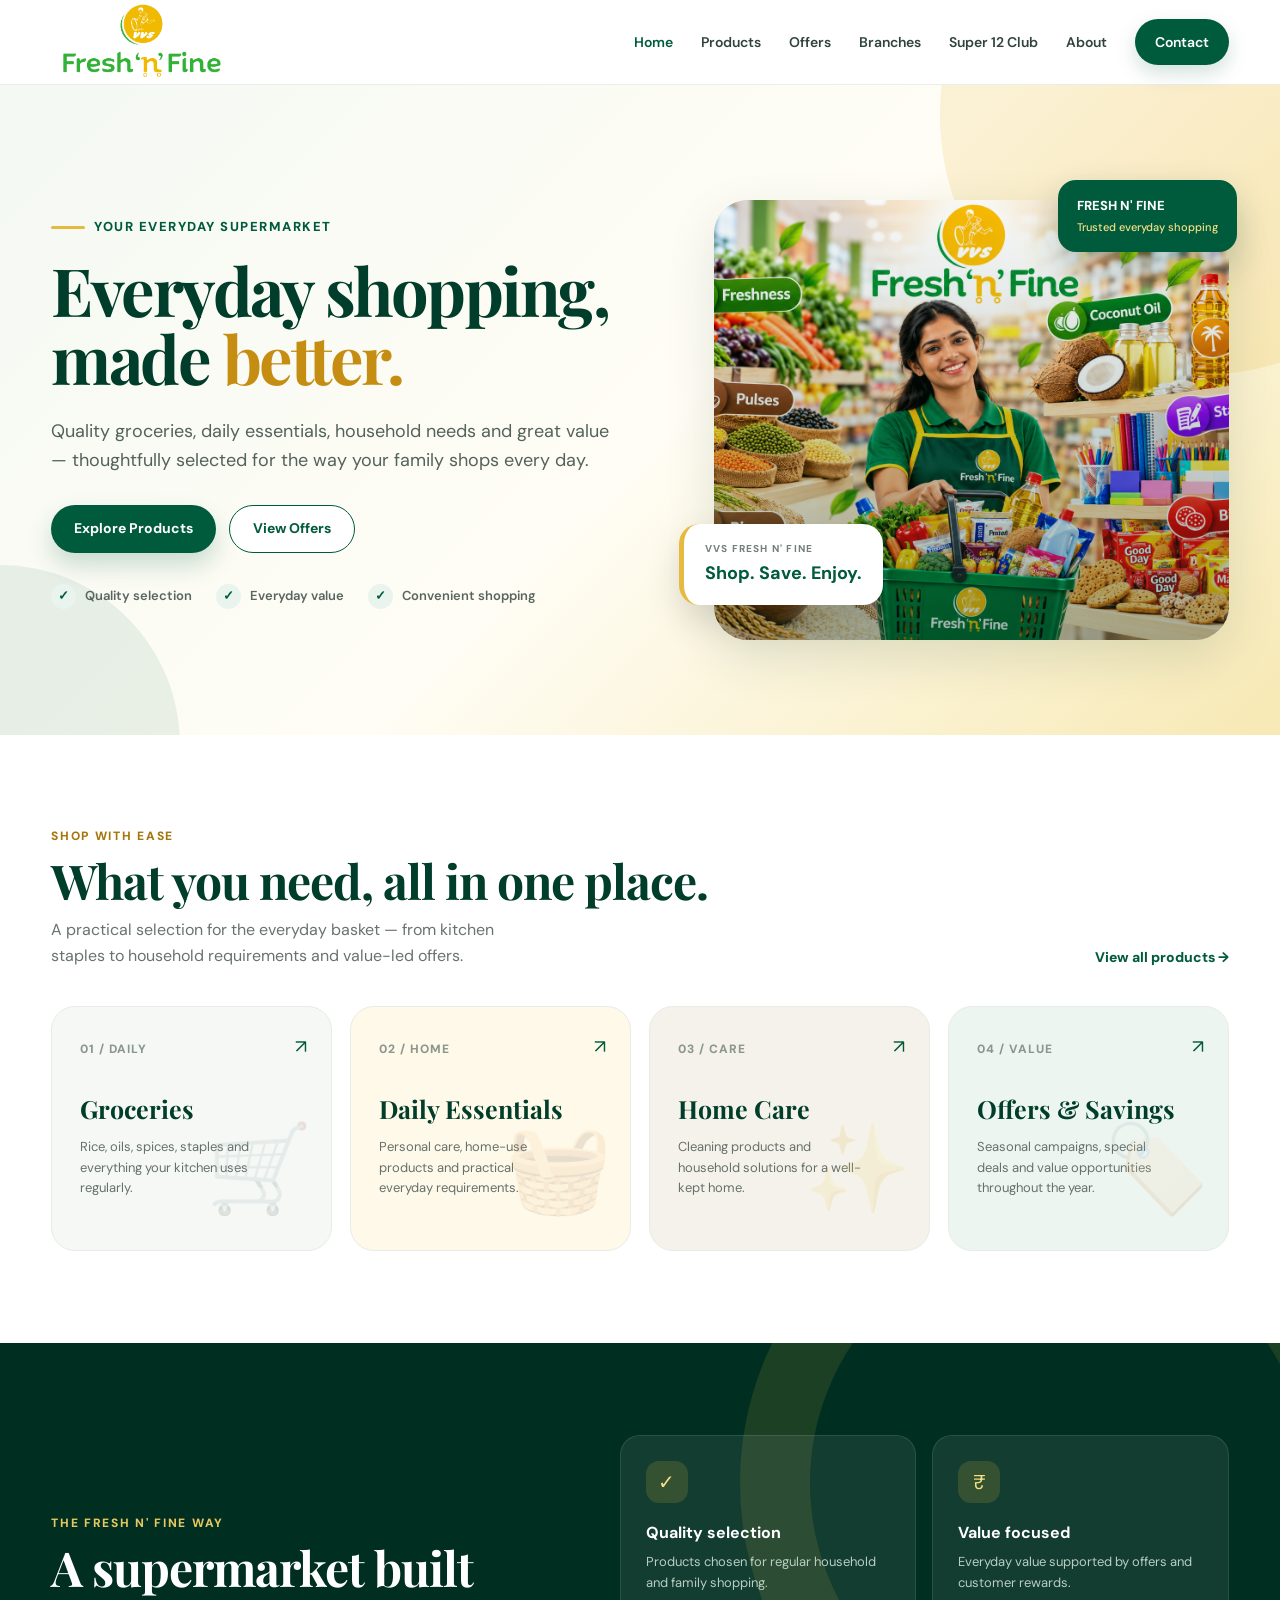
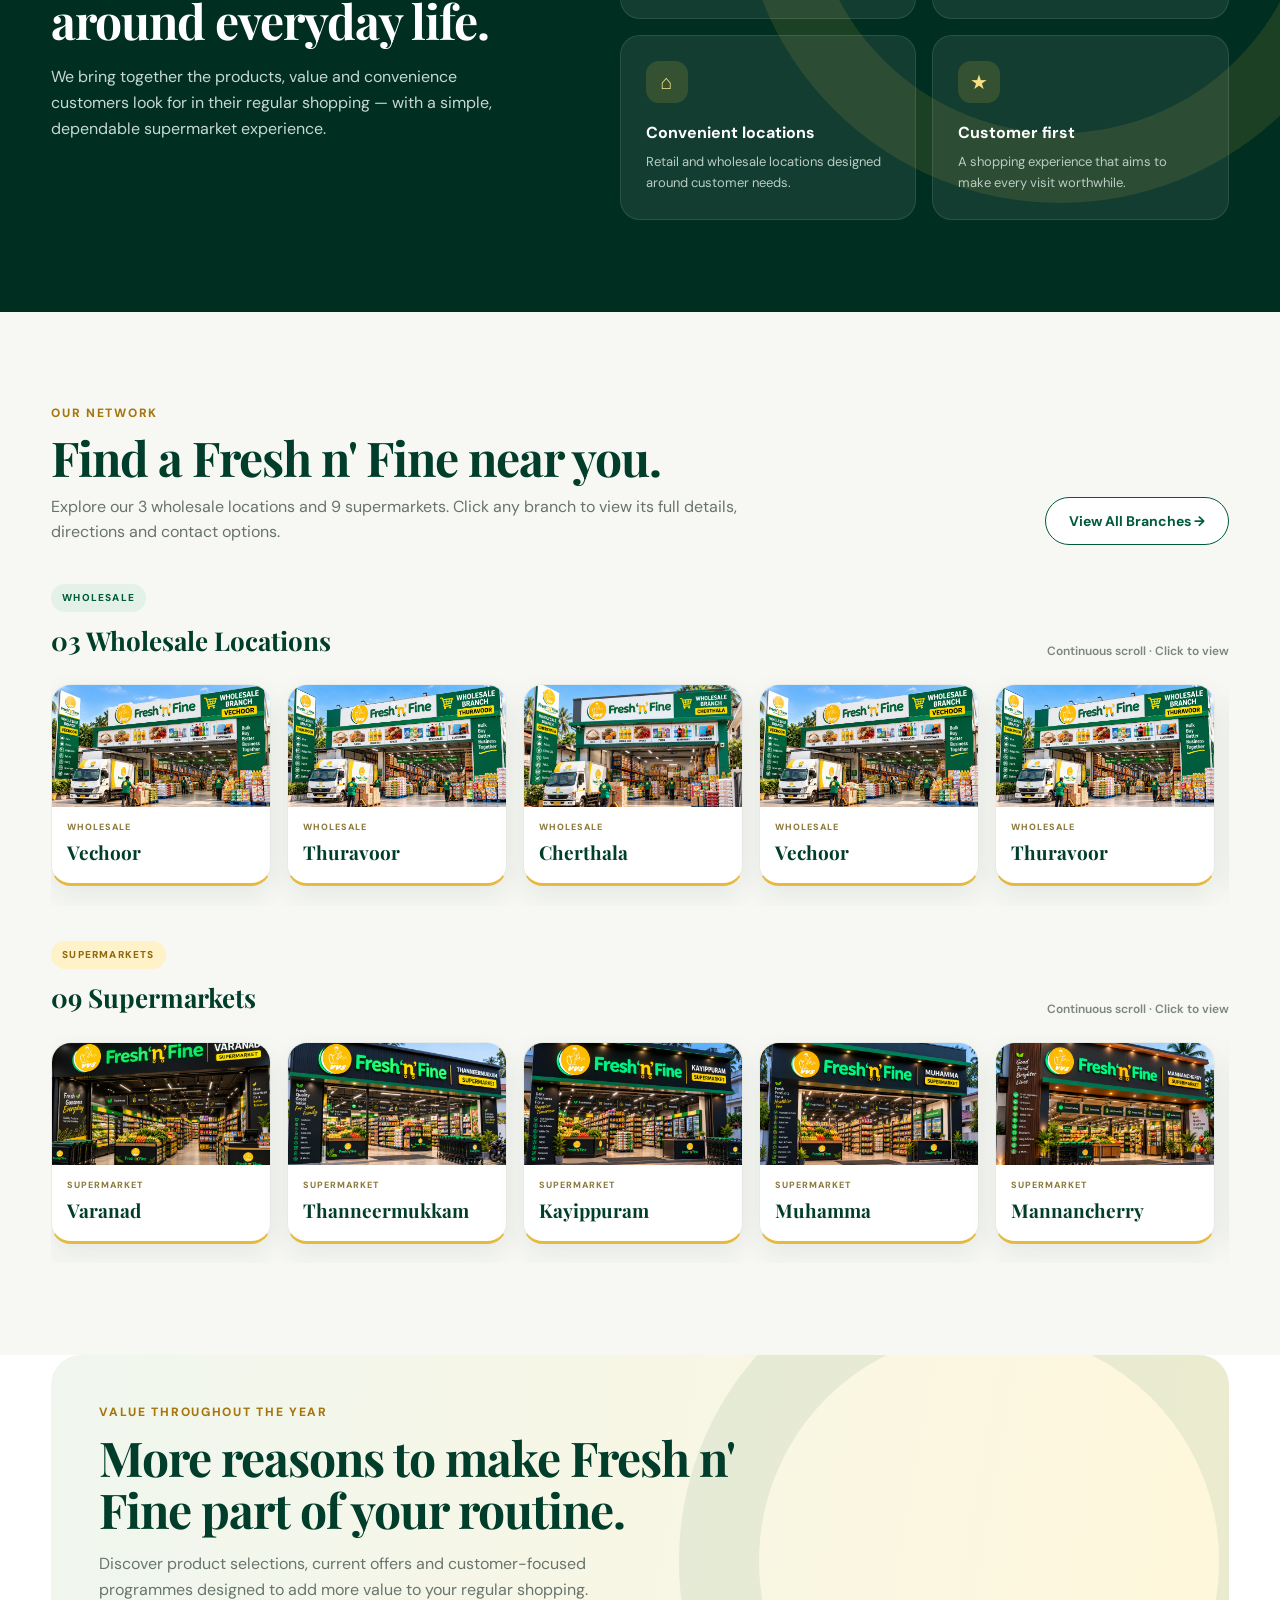
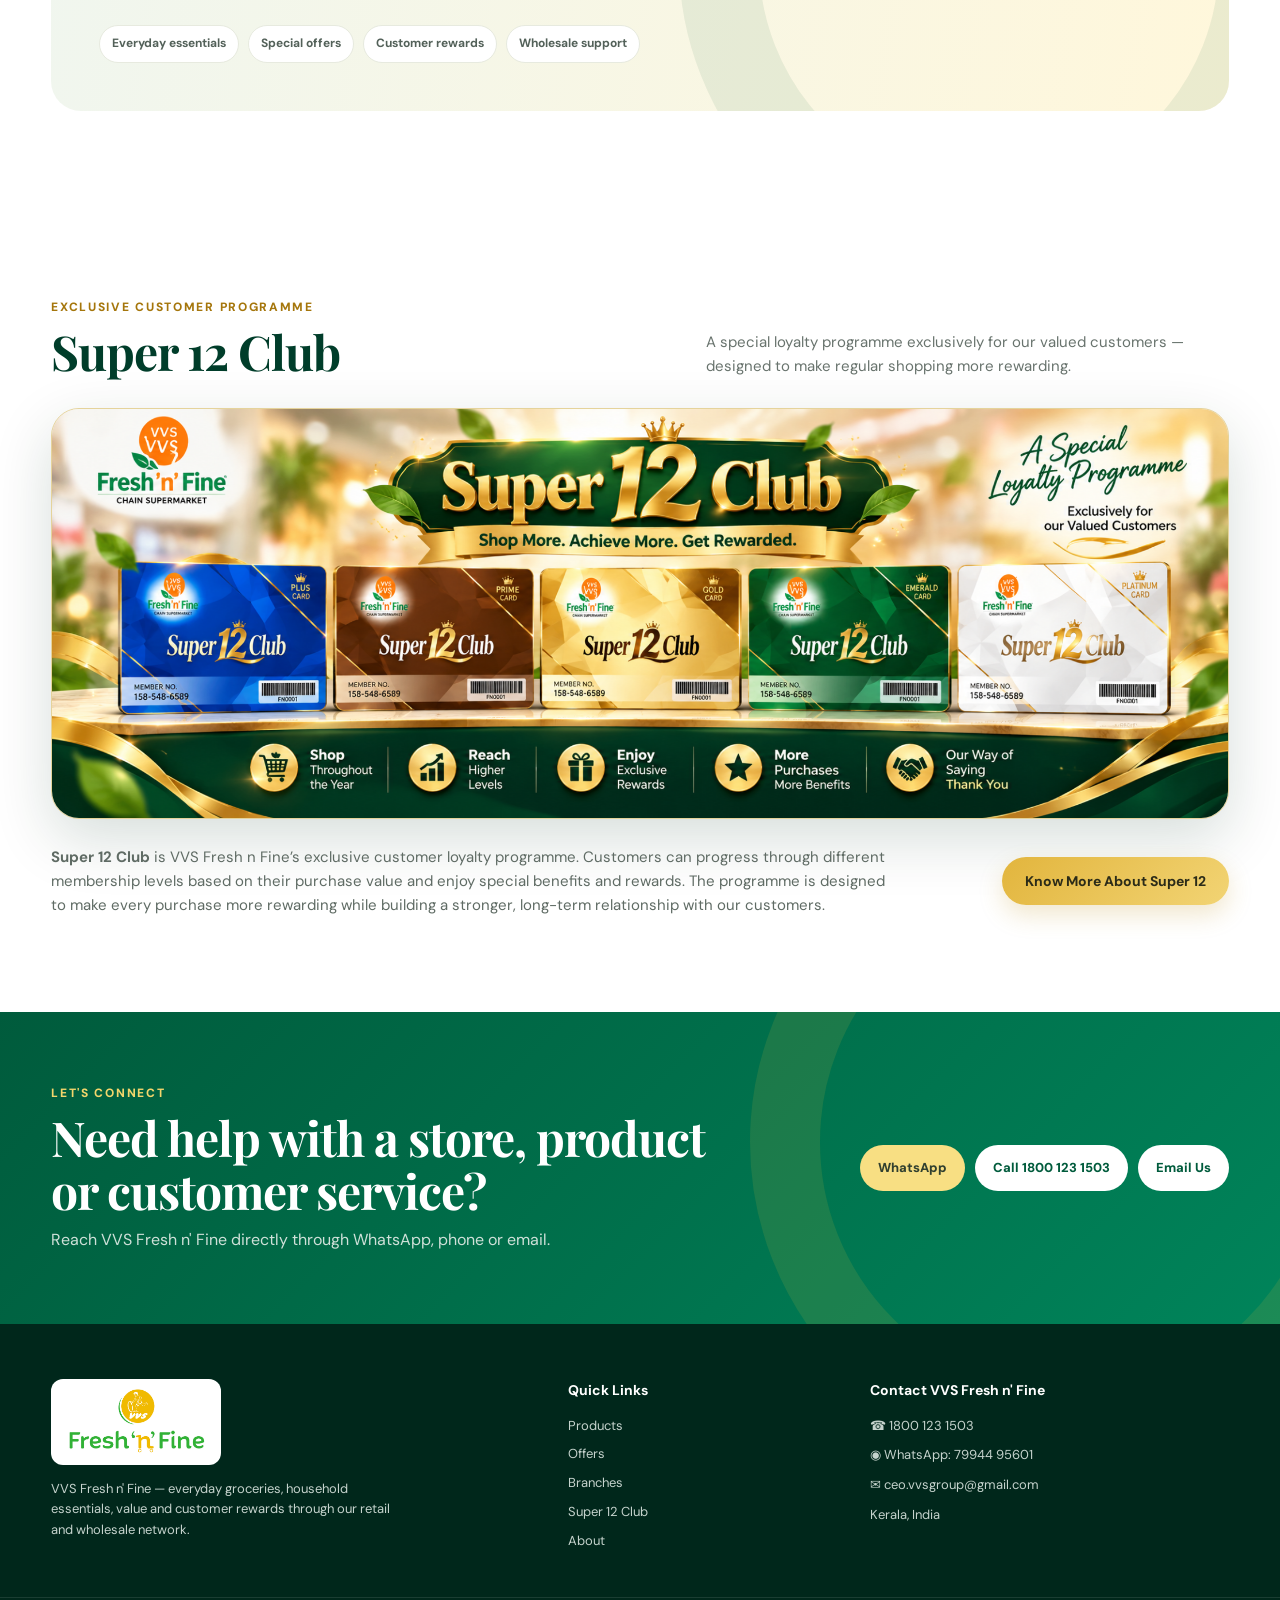
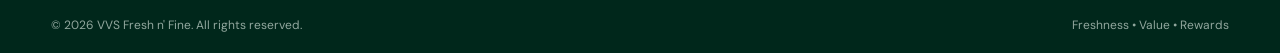
<file: index.html>
<!DOCTYPE html>
<html lang="en">
<head>
  <meta charset="UTF-8">
  <meta name="viewport" content="width=device-width, initial-scale=1.0">
  <meta name="description" content="VVS Fresh n' Fine — supermarkets and wholesale stores for everyday groceries, household essentials, great value and customer rewards.">
  <title>VVS Fresh n' Fine | Supermarket</title>
  <link rel="icon" type="image/png" href="assets/favicon.png">
  <link rel="preconnect" href="https://fonts.googleapis.com">
  <link rel="preconnect" href="https://fonts.gstatic.com" crossorigin>
  <link href="https://fonts.googleapis.com/css2?family=DM+Sans:wght@400;500;600;700&family=Playfair+Display:wght@600;700;800&display=swap" rel="stylesheet">
  <style>
    :root{
      --green:#005b3c;
      --green-dark:#003d2a;
      --green-deep:#002f21;
      --gold:#e6b93f;
      --gold-light:#f8df83;
      --cream:#fffaf0;
      --paper:#f7f5ee;
      --ink:#17251f;
      --muted:#68736d;
      --white:#fff;
      --shadow:0 18px 50px rgba(0,49,34,.12);
      --radius:24px;
    }

    *{box-sizing:border-box;margin:0;padding:0}
    html{scroll-behavior:smooth}
    body{font-family:"DM Sans",Arial,sans-serif;color:var(--ink);background:#fff;line-height:1.6}
    a{text-decoration:none;color:inherit}
    img{max-width:100%;display:block}
    .container{width:min(1180px,92%);margin:auto}

    /* Header */
    .header{position:sticky;top:0;z-index:50;background:rgba(255,255,255,.96);backdrop-filter:blur(14px);border-bottom:1px solid #e9eee9}
    .nav-wrap{min-height:84px;display:flex;align-items:center;justify-content:space-between;gap:30px}
    .brand img{width:180px;height:auto;object-fit:contain}
    .nav{display:flex;align-items:center;gap:28px;font-weight:600;font-size:14px;color:#31443b}
    .nav a{transition:.2s ease}
    .nav a:hover,.nav .active{color:var(--green)}
    .nav-button{background:var(--green);color:#fff!important;padding:12px 20px;border-radius:999px;box-shadow:0 8px 20px rgba(0,91,60,.18)}
    .nav-button:hover{background:var(--green-dark)}
    .menu-toggle{display:none;border:0;background:none;font-size:27px;color:var(--green);cursor:pointer}

    /* Hero */
    .hero{position:relative;overflow:hidden;background:linear-gradient(135deg,#f4f9f3 0%,#fffdf5 52%,#f7e9b4 100%);min-height:650px;display:flex;align-items:center}
    .hero:before{content:"";position:absolute;width:520px;height:520px;border-radius:50%;right:-180px;top:-230px;background:rgba(230,185,63,.18)}
    .hero:after{content:"";position:absolute;width:360px;height:360px;border-radius:50%;left:-180px;bottom:-190px;background:rgba(0,91,60,.08)}
    .hero-grid{display:grid;grid-template-columns:1.02fr .98fr;align-items:center;gap:55px;position:relative;z-index:2;padding:70px 0}
    .eyebrow{display:inline-flex;align-items:center;gap:9px;color:var(--green);font-size:13px;font-weight:800;letter-spacing:1.5px;text-transform:uppercase;margin-bottom:18px}
    .eyebrow:before{content:"";width:34px;height:3px;background:var(--gold);border-radius:99px}
    .hero h1{font-family:"Playfair Display",serif;font-size:clamp(45px,5.2vw,76px);line-height:1.02;color:var(--green-dark);letter-spacing:-2.5px;max-width:650px}
    .hero h1 span{color:#c58e12}
    .hero p{font-size:18px;color:#53625b;max-width:590px;margin:25px 0 30px}
    .hero-buttons{display:flex;gap:13px;flex-wrap:wrap}
    .btn{display:inline-flex;align-items:center;justify-content:center;min-height:48px;padding:0 23px;border-radius:999px;font-weight:700;font-size:14px;transition:.2s ease}
    .btn-primary{background:var(--green);color:#fff;box-shadow:0 12px 25px rgba(0,91,60,.2)}
    .btn-primary:hover{transform:translateY(-2px);background:var(--green-dark)}
    .btn-outline{border:1.5px solid var(--green);color:var(--green);background:#fff}
    .btn-outline:hover{background:var(--green);color:#fff}
    .hero-proof{display:flex;gap:24px;margin-top:31px;flex-wrap:wrap}
    .proof{display:flex;align-items:center;gap:9px;font-size:13px;color:#59665f;font-weight:600}
    .proof b{display:grid;place-items:center;width:25px;height:25px;border-radius:50%;background:#e8f4ed;color:var(--green);font-size:13px}

    .hero-art{position:relative;min-height:460px}
    .hero-photo{position:absolute;inset:20px 0 0 35px;border-radius:34px;overflow:hidden;box-shadow:var(--shadow);background:#ddd}
    .hero-photo img{width:100%;height:100%;object-fit:cover}
    .hero-photo:after{content:"";position:absolute;inset:0;background:linear-gradient(180deg,rgba(0,50,32,.02),rgba(0,49,34,.35))}
    .hero-label{position:absolute;left:0;bottom:35px;z-index:3;background:#fff;border-radius:20px;padding:17px 21px;box-shadow:0 15px 35px rgba(0,0,0,.13);border-left:5px solid var(--gold)}
    .hero-label small{display:block;text-transform:uppercase;letter-spacing:1.2px;font-size:10px;color:#738078;font-weight:800}
    .hero-label strong{display:block;color:var(--green);font-size:18px;margin-top:2px}
    .floating-tag{position:absolute;right:-8px;top:0;z-index:4;background:var(--green);color:#fff;padding:16px 19px;border-radius:18px;box-shadow:0 14px 35px rgba(0,63,42,.22);font-weight:800;font-size:13px}
    .floating-tag span{display:block;color:var(--gold-light);font-size:11px;margin-top:2px;font-weight:500}

    /* Intro stats */
    .stats{margin-top:-38px;position:relative;z-index:8}
    .stats-box{background:#fff;border-radius:26px;box-shadow:var(--shadow);display:grid;grid-template-columns:repeat(2,1fr);overflow:hidden;border:1px solid #edf0eb}
    .stat{padding:30px 34px;display:flex;align-items:center;gap:20px;position:relative}
    .stat:first-child{background:linear-gradient(135deg,#004e35,#00704a);color:#fff}
    .stat:first-child .stat-label{color:#dcefe5}
    .stat:nth-child(2){background:linear-gradient(135deg,#fff9e8,#fff)}
    .stat-number{font-family:"Playfair Display",serif;font-size:48px;line-height:1;color:var(--gold)}
    .stat:nth-child(2) .stat-number{color:var(--green)}
    .stat-label{font-size:15px;font-weight:700;color:#52635a}
    .stat-label small{display:block;font-size:12px;font-weight:500;color:#849087;margin-top:2px}
    .stat:first-child .stat-label small{color:#b7d8c9}

    /* Sections */
    .section{padding:92px 0}
    .section-head{display:flex;align-items:end;justify-content:space-between;gap:25px;margin-bottom:38px}
    .section-kicker{display:block;color:#a5760c;font-size:12px;font-weight:800;letter-spacing:1.7px;text-transform:uppercase;margin-bottom:8px}
    h2{font-family:"Playfair Display",serif;color:var(--green-dark);font-size:clamp(31px,4vw,48px);line-height:1.1;letter-spacing:-1px}
    .section-head p{max-width:500px;color:var(--muted);margin-top:10px}
    .text-link{color:var(--green);font-size:14px;font-weight:800;white-space:nowrap}

    /* Categories */
    .category-grid{display:grid;grid-template-columns:repeat(4,1fr);gap:18px}
    .category{position:relative;min-height:245px;border-radius:24px;padding:28px;overflow:hidden;transition:.25s ease;border:1px solid #e7ece7;background:#f5f8f4}
    .category:hover{transform:translateY(-5px);box-shadow:var(--shadow)}
    .category:nth-child(2){background:#fff9e9}
    .category:nth-child(3){background:#f5f2eb}
    .category:nth-child(4){background:#edf5f1}
    .category .num{font-size:12px;font-weight:800;color:#8b968f;letter-spacing:1px}
    .category h3{font-family:"Playfair Display",serif;font-size:25px;color:var(--green-dark);margin:28px 0 8px}
    .category p{font-size:13px;color:#65716b;max-width:190px}
    .category-icon{position:absolute;right:18px;bottom:12px;font-size:86px;opacity:.16;filter:saturate(.7)}
    .category .arrow{position:absolute;right:24px;top:25px;color:var(--green);font-size:19px}

    /* Promise */
    .promise{background:var(--green-deep);color:#fff;position:relative;overflow:hidden}
    .promise:after{content:"";position:absolute;right:-100px;top:-180px;width:500px;height:500px;border:70px solid rgba(230,185,63,.12);border-radius:50%}
    .promise-grid{display:grid;grid-template-columns:.9fr 1.1fr;gap:70px;align-items:center;position:relative;z-index:1}
    .promise h2{color:#fff}
    .promise-intro{color:#c8d8d1;margin-top:18px;max-width:470px}
    .promise-list{display:grid;grid-template-columns:repeat(2,1fr);gap:16px}
    .promise-card{background:rgba(255,255,255,.07);border:1px solid rgba(255,255,255,.1);border-radius:20px;padding:25px}
    .promise-card .icon{width:42px;height:42px;display:grid;place-items:center;background:rgba(230,185,63,.16);color:var(--gold-light);border-radius:13px;font-size:20px;margin-bottom:17px}
    .promise-card h3{font-size:16px;margin-bottom:6px}
    .promise-card p{font-size:13px;color:#b9cdc3}

    /* Network */
    .network{background:var(--paper)}
    .network-grid{display:grid;grid-template-columns:1fr 1fr;gap:22px}
    .network-card{border-radius:26px;padding:36px;min-height:300px;position:relative;overflow:hidden}
    .network-card.wholesale{background:linear-gradient(145deg,#004c34,#006d49);color:#fff}
    .network-card.supermarkets{background:linear-gradient(145deg,#fffdf5,#f3e6ad);color:var(--green-dark)}
    .network-card .big-number{font-family:"Playfair Display",serif;font-size:88px;line-height:.9;color:var(--gold-light);font-weight:700}
    .supermarkets .big-number{color:#c89519}
    .network-card h3{font-family:"Playfair Display",serif;font-size:30px;margin:15px 0 8px}
    .network-card p{font-size:14px;max-width:390px;opacity:.82}
    .network-card .mini-label{position:absolute;right:28px;top:28px;padding:8px 12px;border-radius:999px;background:rgba(255,255,255,.12);font-size:11px;font-weight:800;letter-spacing:1px;text-transform:uppercase}
    .supermarkets .mini-label{background:rgba(0,91,60,.08);color:var(--green)}
    .network-dots{position:absolute;right:28px;bottom:25px;display:grid;grid-template-columns:repeat(3,12px);gap:9px}
    .network-dots i{width:12px;height:12px;background:rgba(255,255,255,.42);border-radius:50%}
    .supermarkets .network-dots i{background:#d2ad42}


    /* Branch network continuous marquee */
    .branch-showcase{background:#f7f8f4;overflow:hidden}
    .branch-showcase-head{align-items:end;margin-bottom:38px}
    .branch-showcase-head p{max-width:700px}
    .branch-group{margin-top:34px}
    .branch-group-title{display:flex;align-items:end;justify-content:space-between;gap:20px;margin-bottom:15px}
    .branch-group-title h3{font-family:"Playfair Display",serif;font-size:26px;color:var(--green-dark);margin-top:8px}
    .mini-label-green,.mini-label-gold{display:inline-flex;align-items:center;padding:6px 11px;border-radius:999px;font-size:10px;font-weight:800;letter-spacing:1.2px}
    .mini-label-green{background:#e3f1e9;color:var(--green)}
    .mini-label-gold{background:#fff1c8;color:#8c6810}
    .scroll-hint{font-size:12px;color:#7b867f;font-weight:600;white-space:nowrap}
    .branch-marquee{width:100%;overflow:hidden;padding:8px 0 20px}
    .branch-marquee-track{display:flex;width:max-content;gap:16px;animation:branchScroll 30s linear infinite;will-change:transform}
    .branch-marquee:hover .branch-marquee-track{animation-play-state:paused}
    .branch-marquee-copy{display:flex;gap:16px}
    .branch-marquee-card{width:220px;flex:0 0 220px;background:#fff;border:1px solid #e7ebe5;border-radius:20px;overflow:hidden;box-shadow:0 10px 28px rgba(0,49,34,.08);transition:transform .22s ease,box-shadow .22s ease;border-bottom:3px solid var(--gold)}
    .branch-marquee-card:hover{transform:translateY(-5px);box-shadow:0 18px 36px rgba(0,49,34,.15)}
    .branch-marquee-card img{width:100%;height:122px;object-fit:cover}
    .branch-marquee-info{padding:13px 15px 15px}
    .branch-marquee-info span{display:block;text-transform:uppercase;letter-spacing:1px;font-size:9px;font-weight:800;color:#8b7a3c;margin-bottom:3px}
    .branch-marquee-info strong{display:block;font-family:"Playfair Display",serif;color:var(--green-dark);font-size:19px}
    @keyframes branchScroll{from{transform:translateX(0)}to{transform:translateX(calc(-50% - 8px))}}

    /* Offers / shopping */
    .shop-banner{padding:0 0 92px}
    .shop-banner-inner{border-radius:30px;overflow:hidden;min-height:300px;position:relative;background:linear-gradient(100deg,#f0f6ef,#fff7db);display:flex;align-items:center;padding:48px}
    .shop-banner-inner:after{content:"";position:absolute;right:-70px;bottom:-160px;width:460px;height:460px;border-radius:50%;border:80px solid rgba(0,91,60,.08)}
    .shop-copy{max-width:650px;position:relative;z-index:2}
    .shop-copy p{color:#68756d;margin:15px 0 23px;max-width:560px}
    .feature-pills{display:flex;gap:9px;flex-wrap:wrap}
    .feature-pill{background:#fff;border:1px solid #e7eadf;padding:8px 12px;border-radius:999px;font-size:12px;font-weight:700;color:#536159}

    /* Super 12 */
    .super12{padding:95px 0;background:#fff}
    .super12-head{display:grid;grid-template-columns:1fr .85fr;gap:40px;align-items:end;margin-bottom:30px}
    .super12-head p{color:var(--muted);font-size:15px;max-width:560px}
    .super12-image{border-radius:28px;overflow:hidden;box-shadow:0 20px 60px rgba(0,50,32,.16);border:1px solid #e5d39b;background:#f7f2e4}
    .super12-image img{width:100%;height:auto}
    .super12-copy{margin-top:26px;display:grid;grid-template-columns:1fr auto;gap:30px;align-items:center}
    .super12-copy p{color:#5f6b64;max-width:850px;font-size:15px}
    .gold-btn{background:linear-gradient(135deg,#e2b53d,#f2d474);color:#2b2b18;box-shadow:0 10px 25px rgba(190,145,32,.22);white-space:nowrap}
    .gold-btn:hover{transform:translateY(-2px)}

    /* Contact CTA */
    .cta{background:linear-gradient(135deg,var(--green),#00845a);color:#fff;padding:72px 0;position:relative;overflow:hidden}
    .cta:after{content:"";position:absolute;right:-110px;top:-190px;width:500px;height:500px;border:70px solid rgba(230,185,63,.12);border-radius:50%}
    .cta-inner{display:flex;align-items:center;justify-content:space-between;gap:35px;position:relative;z-index:2}
    .cta h2{color:#fff;max-width:700px}
    .cta p{color:#cfe1d9;margin-top:10px}
    .contact-actions{display:flex;gap:10px;flex-wrap:wrap}
    .contact-btn{background:#fff;color:var(--green);font-weight:800;padding:13px 18px;border-radius:999px;font-size:13px}
    .contact-btn.gold{background:var(--gold-light);color:#31402f}

    /* Footer */
    footer{background:#00271b;color:#c5d3cd;padding:55px 0 0}
    .footer-grid{display:grid;grid-template-columns:1.3fr .7fr 1fr;gap:50px;padding-bottom:45px}
    .footer-logo{width:170px;background:#fff;padding:8px;border-radius:12px;margin-bottom:14px}
    .footer-grid p{font-size:13px;max-width:340px}
    footer h4{color:#fff;margin-bottom:14px;font-size:14px}
    .footer-links{display:flex;flex-direction:column;gap:8px;font-size:13px}
    .footer-contact{display:flex;flex-direction:column;gap:9px;font-size:13px}
    .footer-bottom{border-top:1px solid rgba(255,255,255,.1);padding:18px 0;font-size:12px;color:#91a79e}
    .footer-bottom .container{display:flex;justify-content:space-between;gap:15px}

    @media(max-width:900px){
      .nav{gap:15px}
      .hero-grid,.promise-grid,.super12-head{grid-template-columns:1fr}
      .hero{min-height:auto}
      .hero-art{min-height:420px;max-width:620px;width:100%;margin:auto}
      .category-grid{grid-template-columns:repeat(2,1fr)}
      .network-grid{grid-template-columns:1fr}
      .super12-copy{grid-template-columns:1fr}
    }
    @media(max-width:700px){
      .nav{display:none;position:absolute;top:84px;left:0;right:0;background:#fff;padding:18px 5%;border-bottom:1px solid #e8eee9;box-shadow:0 15px 30px rgba(0,0,0,.08);flex-direction:column;align-items:stretch}
      .nav.open{display:flex}
      .nav-button{text-align:center}
      .menu-toggle{display:block}
      .brand img{width:155px}
      .hero-grid{padding:55px 0 65px}
      .hero h1{font-size:44px}
      .hero p{font-size:16px}
      .hero-art{min-height:330px}
      .hero-photo{inset:15px 0 0 15px}
      .floating-tag{right:0}
      .stats{margin-top:0;padding-top:15px}
      .stats-box{grid-template-columns:1fr}
      .stat{padding:25px}
      .section{padding:70px 0}
      .section-head{align-items:start;flex-direction:column}
      .category-grid{grid-template-columns:1fr}
      .promise-list{grid-template-columns:1fr}
      .branch-showcase-head{align-items:flex-start}
      .branch-group-title{align-items:flex-start;flex-direction:column;gap:6px}
      .scroll-hint{font-size:11px}
      .branch-marquee-track{animation-duration:24s}
      .branch-marquee-card{width:190px;flex-basis:190px}
      .branch-marquee-card img{height:105px}
      .network-card{min-height:260px;padding:28px}
      .shop-banner-inner{padding:32px 25px}
      .cta-inner{align-items:flex-start;flex-direction:column}
      .footer-grid{grid-template-columns:1fr;gap:30px}
      .footer-bottom .container{flex-direction:column}
    }
  </style>
</head>
<body>

<header class="header">
  <div class="container nav-wrap">
    <a class="brand" href="index.html" aria-label="Fresh n' Fine home">
      <img src="assets/fresh-n-fine-logo.jpg" alt="VVS Fresh n' Fine logo">
    </a>
    <button class="menu-toggle" aria-label="Open navigation" aria-expanded="false">☰</button>
    <nav class="nav" aria-label="Main navigation">
      <a class="active" href="index.html">Home</a>
      <a href="products.html">Products</a>
      <a href="offers.html">Offers</a>
      <a href="branches.html">Branches</a>
      <a href="privilege.html">Super 12 Club</a>
      <a href="about.html">About</a>
      <a class="nav-button" href="contact.html">Contact</a>
    </nav>
  </div>
</header>

<main>
  <section class="hero">
    <div class="container hero-grid">
      <div class="hero-copy">
        <span class="eyebrow">Your everyday supermarket</span>
        <h1>Everyday shopping, made <span>better.</span></h1>
        <p>Quality groceries, daily essentials, household needs and great value — thoughtfully selected for the way your family shops every day.</p>
        <div class="hero-buttons">
          <a class="btn btn-primary" href="products.html">Explore Products</a>
          <a class="btn btn-outline" href="offers.html">View Offers</a>
        </div>
        <div class="hero-proof">
          <span class="proof"><b>✓</b> Quality selection</span>
          <span class="proof"><b>✓</b> Everyday value</span>
          <span class="proof"><b>✓</b> Convenient shopping</span>
        </div>
      </div>
      <div class="hero-art">
        <div class="hero-photo">
          <img src="assets/fresh-n-fine-grocery-showcase.png" alt="Colourful supermarket produce and groceries">
        </div>
        <div class="floating-tag">FRESH N' FINE<span>Trusted everyday shopping</span></div>
        <div class="hero-label"><small>VVS Fresh n' Fine</small><strong>Shop. Save. Enjoy.</strong></div>
      </div>
    </div>
  </section>

  <section class="section">
    <div class="container">
      <div class="section-head">
        <div>
          <span class="section-kicker">SHOP WITH EASE</span>
          <h2>What you need, all in one place.</h2>
          <p>A practical selection for the everyday basket — from kitchen staples to household requirements and value-led offers.</p>
        </div>
        <a class="text-link" href="products.html">View all products →</a>
      </div>

      <div class="category-grid">
        <a class="category" href="products.html#groceries">
          <span class="num">01 / DAILY</span><span class="arrow">↗</span>
          <h3>Groceries</h3><p>Rice, oils, spices, staples and everything your kitchen uses regularly.</p>
          <div class="category-icon">🛒</div>
        </a>
        <a class="category" href="products.html#essentials">
          <span class="num">02 / HOME</span><span class="arrow">↗</span>
          <h3>Daily Essentials</h3><p>Personal care, home-use products and practical everyday requirements.</p>
          <div class="category-icon">🧺</div>
        </a>
        <a class="category" href="products.html#homecare">
          <span class="num">03 / CARE</span><span class="arrow">↗</span>
          <h3>Home Care</h3><p>Cleaning products and household solutions for a well-kept home.</p>
          <div class="category-icon">✨</div>
        </a>
        <a class="category" href="offers.html">
          <span class="num">04 / VALUE</span><span class="arrow">↗</span>
          <h3>Offers & Savings</h3><p>Seasonal campaigns, special deals and value opportunities throughout the year.</p>
          <div class="category-icon">🏷️</div>
        </a>
      </div>
    </div>
  </section>

  <section class="promise section">
    <div class="container promise-grid">
      <div>
        <span class="section-kicker" style="color:#e6c75f">THE FRESH N' FINE WAY</span>
        <h2>A supermarket built around everyday life.</h2>
        <p class="promise-intro">We bring together the products, value and convenience customers look for in their regular shopping — with a simple, dependable supermarket experience.</p>
      </div>
      <div class="promise-list">
        <div class="promise-card"><div class="icon">✓</div><h3>Quality selection</h3><p>Products chosen for regular household and family shopping.</p></div>
        <div class="promise-card"><div class="icon">₹</div><h3>Value focused</h3><p>Everyday value supported by offers and customer rewards.</p></div>
        <div class="promise-card"><div class="icon">⌂</div><h3>Convenient locations</h3><p>Retail and wholesale locations designed around customer needs.</p></div>
        <div class="promise-card"><div class="icon">★</div><h3>Customer first</h3><p>A shopping experience that aims to make every visit worthwhile.</p></div>
      </div>
    </div>
  </section>

  <section class="section branch-showcase" id="branches-showcase">
<div class="container">
<div class="section-head branch-showcase-head">
<div><span class="section-kicker">OUR NETWORK</span><h2>Find a Fresh n' Fine near you.</h2>
<p>Explore our 3 wholesale locations and 9 supermarkets. Click any branch to view its full details, directions and contact options.</p></div>
<a class="btn btn-outline" href="branches.html">View All Branches →</a>
</div>
<div class="branch-group"><div class="branch-group-title"><div><span class="mini-label-green">WHOLESALE</span><h3>03 Wholesale Locations</h3></div><span class="scroll-hint">Continuous scroll · Click to view</span></div>
<div class="branch-marquee" aria-label="Wholesale branches"><div class="branch-marquee-track"><a class="branch-marquee-card" href="branches.html#vechoor" aria-label="Vechoor Wholesale branch">
<img src="assets/Vechoor_Branch.png" alt="Fresh n Fine Vechoor Wholesale branch" loading="lazy">
<div class="branch-marquee-info"><span>Wholesale</span><strong>Vechoor</strong></div>
</a><a class="branch-marquee-card" href="branches.html#thuravoor" aria-label="Thuravoor Wholesale branch">
<img src="assets/Thuravoor_Branch.png" alt="Fresh n Fine Thuravoor Wholesale branch" loading="lazy">
<div class="branch-marquee-info"><span>Wholesale</span><strong>Thuravoor</strong></div>
</a><a class="branch-marquee-card" href="branches.html#cherthala" aria-label="Cherthala Wholesale branch">
<img src="assets/Cherthala_Branch.png" alt="Fresh n Fine Cherthala Wholesale branch" loading="lazy">
<div class="branch-marquee-info"><span>Wholesale</span><strong>Cherthala</strong></div>
</a><span class="branch-marquee-copy" aria-hidden="true"><a class="branch-marquee-card" href="branches.html#vechoor" aria-label="Vechoor Wholesale branch">
<img src="assets/Vechoor_Branch.png" alt="Fresh n Fine Vechoor Wholesale branch" loading="lazy">
<div class="branch-marquee-info"><span>Wholesale</span><strong>Vechoor</strong></div>
</a><a class="branch-marquee-card" href="branches.html#thuravoor" aria-label="Thuravoor Wholesale branch">
<img src="assets/Thuravoor_Branch.png" alt="Fresh n Fine Thuravoor Wholesale branch" loading="lazy">
<div class="branch-marquee-info"><span>Wholesale</span><strong>Thuravoor</strong></div>
</a><a class="branch-marquee-card" href="branches.html#cherthala" aria-label="Cherthala Wholesale branch">
<img src="assets/Cherthala_Branch.png" alt="Fresh n Fine Cherthala Wholesale branch" loading="lazy">
<div class="branch-marquee-info"><span>Wholesale</span><strong>Cherthala</strong></div>
</a></span></div></div></div>
<div class="branch-group"><div class="branch-group-title"><div><span class="mini-label-gold">SUPERMARKETS</span><h3>09 Supermarkets</h3></div><span class="scroll-hint">Continuous scroll · Click to view</span></div>
<div class="branch-marquee" aria-label="Supermarket branches"><div class="branch-marquee-track"><a class="branch-marquee-card" href="branches.html#varanad" aria-label="Varanad Supermarket branch">
<img src="assets/Varanad_Branch.png" alt="Fresh n Fine Varanad Supermarket branch" loading="lazy">
<div class="branch-marquee-info"><span>Supermarket</span><strong>Varanad</strong></div>
</a><a class="branch-marquee-card" href="branches.html#thanneermukkam" aria-label="Thanneermukkam Supermarket branch">
<img src="assets/Thanneermukkam_Branch.png" alt="Fresh n Fine Thanneermukkam Supermarket branch" loading="lazy">
<div class="branch-marquee-info"><span>Supermarket</span><strong>Thanneermukkam</strong></div>
</a><a class="branch-marquee-card" href="branches.html#kayippuram" aria-label="Kayippuram Supermarket branch">
<img src="assets/Kayippuram_Branch.png" alt="Fresh n Fine Kayippuram Supermarket branch" loading="lazy">
<div class="branch-marquee-info"><span>Supermarket</span><strong>Kayippuram</strong></div>
</a><a class="branch-marquee-card" href="branches.html#muhamma" aria-label="Muhamma Supermarket branch">
<img src="assets/Muhamma-Branch.png" alt="Fresh n Fine Muhamma Supermarket branch" loading="lazy">
<div class="branch-marquee-info"><span>Supermarket</span><strong>Muhamma</strong></div>
</a><a class="branch-marquee-card" href="branches.html#mannancherry" aria-label="Mannancherry Supermarket branch">
<img src="assets/Mannancherry_Branch.png" alt="Fresh n Fine Mannancherry Supermarket branch" loading="lazy">
<div class="branch-marquee-info"><span>Supermarket</span><strong>Mannancherry</strong></div>
</a><a class="branch-marquee-card" href="branches.html#11th-mile" aria-label="11th Mile Supermarket branch">
<img src="assets/11thMile_Branch.png" alt="Fresh n Fine 11th Mile Supermarket branch" loading="lazy">
<div class="branch-marquee-info"><span>Supermarket</span><strong>11th Mile</strong></div>
</a><a class="branch-marquee-card" href="branches.html#18-kavala" aria-label="18 Kavala Supermarket branch">
<img src="assets/18Kavala_Branch.png" alt="Fresh n Fine 18 Kavala Supermarket branch" loading="lazy">
<div class="branch-marquee-info"><span>Supermarket</span><strong>18 Kavala</strong></div>
</a><a class="branch-marquee-card" href="branches.html#muttathiparambu" aria-label="Muttathiparambu Supermarket branch">
<img src="assets/Muttathiparambu_Branch.png" alt="Fresh n Fine Muttathiparambu Supermarket branch" loading="lazy">
<div class="branch-marquee-info"><span>Supermarket</span><strong>Muttathiparambu</strong></div>
</a><a class="branch-marquee-card" href="branches.html#kattoor" aria-label="Kattoor Supermarket branch">
<img src="assets/Kattoor_Branch.png" alt="Fresh n Fine Kattoor Supermarket branch" loading="lazy">
<div class="branch-marquee-info"><span>Supermarket</span><strong>Kattoor</strong></div>
</a><span class="branch-marquee-copy" aria-hidden="true"><a class="branch-marquee-card" href="branches.html#varanad" aria-label="Varanad Supermarket branch">
<img src="assets/Varanad_Branch.png" alt="Fresh n Fine Varanad Supermarket branch" loading="lazy">
<div class="branch-marquee-info"><span>Supermarket</span><strong>Varanad</strong></div>
</a><a class="branch-marquee-card" href="branches.html#thanneermukkam" aria-label="Thanneermukkam Supermarket branch">
<img src="assets/Thanneermukkam_Branch.png" alt="Fresh n Fine Thanneermukkam Supermarket branch" loading="lazy">
<div class="branch-marquee-info"><span>Supermarket</span><strong>Thanneermukkam</strong></div>
</a><a class="branch-marquee-card" href="branches.html#kayippuram" aria-label="Kayippuram Supermarket branch">
<img src="assets/Kayippuram_Branch.png" alt="Fresh n Fine Kayippuram Supermarket branch" loading="lazy">
<div class="branch-marquee-info"><span>Supermarket</span><strong>Kayippuram</strong></div>
</a><a class="branch-marquee-card" href="branches.html#muhamma" aria-label="Muhamma Supermarket branch">
<img src="assets/Muhamma-Branch.png" alt="Fresh n Fine Muhamma Supermarket branch" loading="lazy">
<div class="branch-marquee-info"><span>Supermarket</span><strong>Muhamma</strong></div>
</a><a class="branch-marquee-card" href="branches.html#mannancherry" aria-label="Mannancherry Supermarket branch">
<img src="assets/Mannancherry_Branch.png" alt="Fresh n Fine Mannancherry Supermarket branch" loading="lazy">
<div class="branch-marquee-info"><span>Supermarket</span><strong>Mannancherry</strong></div>
</a><a class="branch-marquee-card" href="branches.html#11th-mile" aria-label="11th Mile Supermarket branch">
<img src="assets/11thMile_Branch.png" alt="Fresh n Fine 11th Mile Supermarket branch" loading="lazy">
<div class="branch-marquee-info"><span>Supermarket</span><strong>11th Mile</strong></div>
</a><a class="branch-marquee-card" href="branches.html#18-kavala" aria-label="18 Kavala Supermarket branch">
<img src="assets/18Kavala_Branch.png" alt="Fresh n Fine 18 Kavala Supermarket branch" loading="lazy">
<div class="branch-marquee-info"><span>Supermarket</span><strong>18 Kavala</strong></div>
</a><a class="branch-marquee-card" href="branches.html#muttathiparambu" aria-label="Muttathiparambu Supermarket branch">
<img src="assets/Muttathiparambu_Branch.png" alt="Fresh n Fine Muttathiparambu Supermarket branch" loading="lazy">
<div class="branch-marquee-info"><span>Supermarket</span><strong>Muttathiparambu</strong></div>
</a><a class="branch-marquee-card" href="branches.html#kattoor" aria-label="Kattoor Supermarket branch">
<img src="assets/Kattoor_Branch.png" alt="Fresh n Fine Kattoor Supermarket branch" loading="lazy">
<div class="branch-marquee-info"><span>Supermarket</span><strong>Kattoor</strong></div>
</a></span></div></div></div>
</div></section>

<section class="shop-banner">
    <div class="container">
      <div class="shop-banner-inner">
        <div class="shop-copy">
          <span class="section-kicker">VALUE THROUGHOUT THE YEAR</span>
          <h2>More reasons to make Fresh n' Fine part of your routine.</h2>
          <p>Discover product selections, current offers and customer-focused programmes designed to add more value to your regular shopping.</p>
          <div class="feature-pills">
            <span class="feature-pill">Everyday essentials</span>
            <span class="feature-pill">Special offers</span>
            <span class="feature-pill">Customer rewards</span>
            <span class="feature-pill">Wholesale support</span>
          </div>
        </div>
      </div>
    </div>
  </section>

  <section class="super12" id="super12">
    <div class="container">
      <div class="super12-head">
        <div>
          <span class="section-kicker">EXCLUSIVE CUSTOMER PROGRAMME</span>
          <h2>Super 12 Club</h2>
        </div>
        <p>A special loyalty programme exclusively for our valued customers — designed to make regular shopping more rewarding.</p>
      </div>

      <div class="super12-image">
        <img src="assets/super12-club.png" alt="VVS Fresh n' Fine Super 12 Club membership cards — Plus, Prime, Gold, Emerald and Platinum">
      </div>

      <div class="super12-copy">
        <p><strong>Super 12 Club</strong> is VVS Fresh n Fine’s exclusive customer loyalty programme. Customers can progress through different membership levels based on their purchase value and enjoy special benefits and rewards. The programme is designed to make every purchase more rewarding while building a stronger, long-term relationship with our customers.</p>
        <a class="btn gold-btn" href="privilege.html">Know More About Super 12</a>
      </div>
    </div>
  </section>

  <section class="cta">
    <div class="container cta-inner">
      <div>
        <span class="section-kicker" style="color:#f3d66c">LET'S CONNECT</span>
        <h2>Need help with a store, product or customer service?</h2>
        <p>Reach VVS Fresh n' Fine directly through WhatsApp, phone or email.</p>
      </div>
      <div class="contact-actions">
        <a class="contact-btn gold" href="https://wa.me/917994495601" target="_blank" rel="noopener">WhatsApp</a>
        <a class="contact-btn" href="tel:18001231503">Call 1800 123 1503</a>
        <a class="contact-btn" href="mailto:ceo.vvsgroup@gmail.com">Email Us</a>
      </div>
    </div>
  </section>
</main>

<footer>
  <div class="container footer-grid">
    <div>
      <img src="assets/fresh-n-fine-logo.jpg" class="footer-logo" alt="VVS Fresh n' Fine logo">
      <p>VVS Fresh n' Fine — everyday groceries, household essentials, value and customer rewards through our retail and wholesale network.</p>
    </div>
    <div>
      <h4>Quick Links</h4>
      <div class="footer-links">
        <a href="products.html">Products</a>
        <a href="offers.html">Offers</a>
        <a href="branches.html">Branches</a>
        <a href="#super12">Super 12 Club</a>
        <a href="about.html">About</a>
      </div>
    </div>
    <div>
      <h4>Contact VVS Fresh n' Fine</h4>
      <div class="footer-contact">
        <a href="tel:18001231503">☎ 1800 123 1503</a>
        <a href="https://wa.me/917994495601" target="_blank" rel="noopener">◉ WhatsApp: 79944 95601</a>
        <a href="mailto:ceo.vvsgroup@gmail.com">✉ ceo.vvsgroup@gmail.com</a>
        <span>Kerala, India</span>
      </div>
    </div>
  </div>
  <div class="footer-bottom">
    <div class="container"><span>© <span id="year"></span> VVS Fresh n' Fine. All rights reserved.</span><span>Freshness • Value • Rewards</span></div>
  </div>
</footer>

<script>
  const menuToggle = document.querySelector('.menu-toggle');
  const nav = document.querySelector('.nav');
  menuToggle?.addEventListener('click', () => {
    nav.classList.toggle('open');
    menuToggle.setAttribute('aria-expanded', nav.classList.contains('open'));
  });
  document.querySelectorAll('.nav a').forEach(link => link.addEventListener('click', () => nav.classList.remove('open')));
  document.getElementById('year').textContent = new Date().getFullYear();
</script>
</body>
</html>
</file>
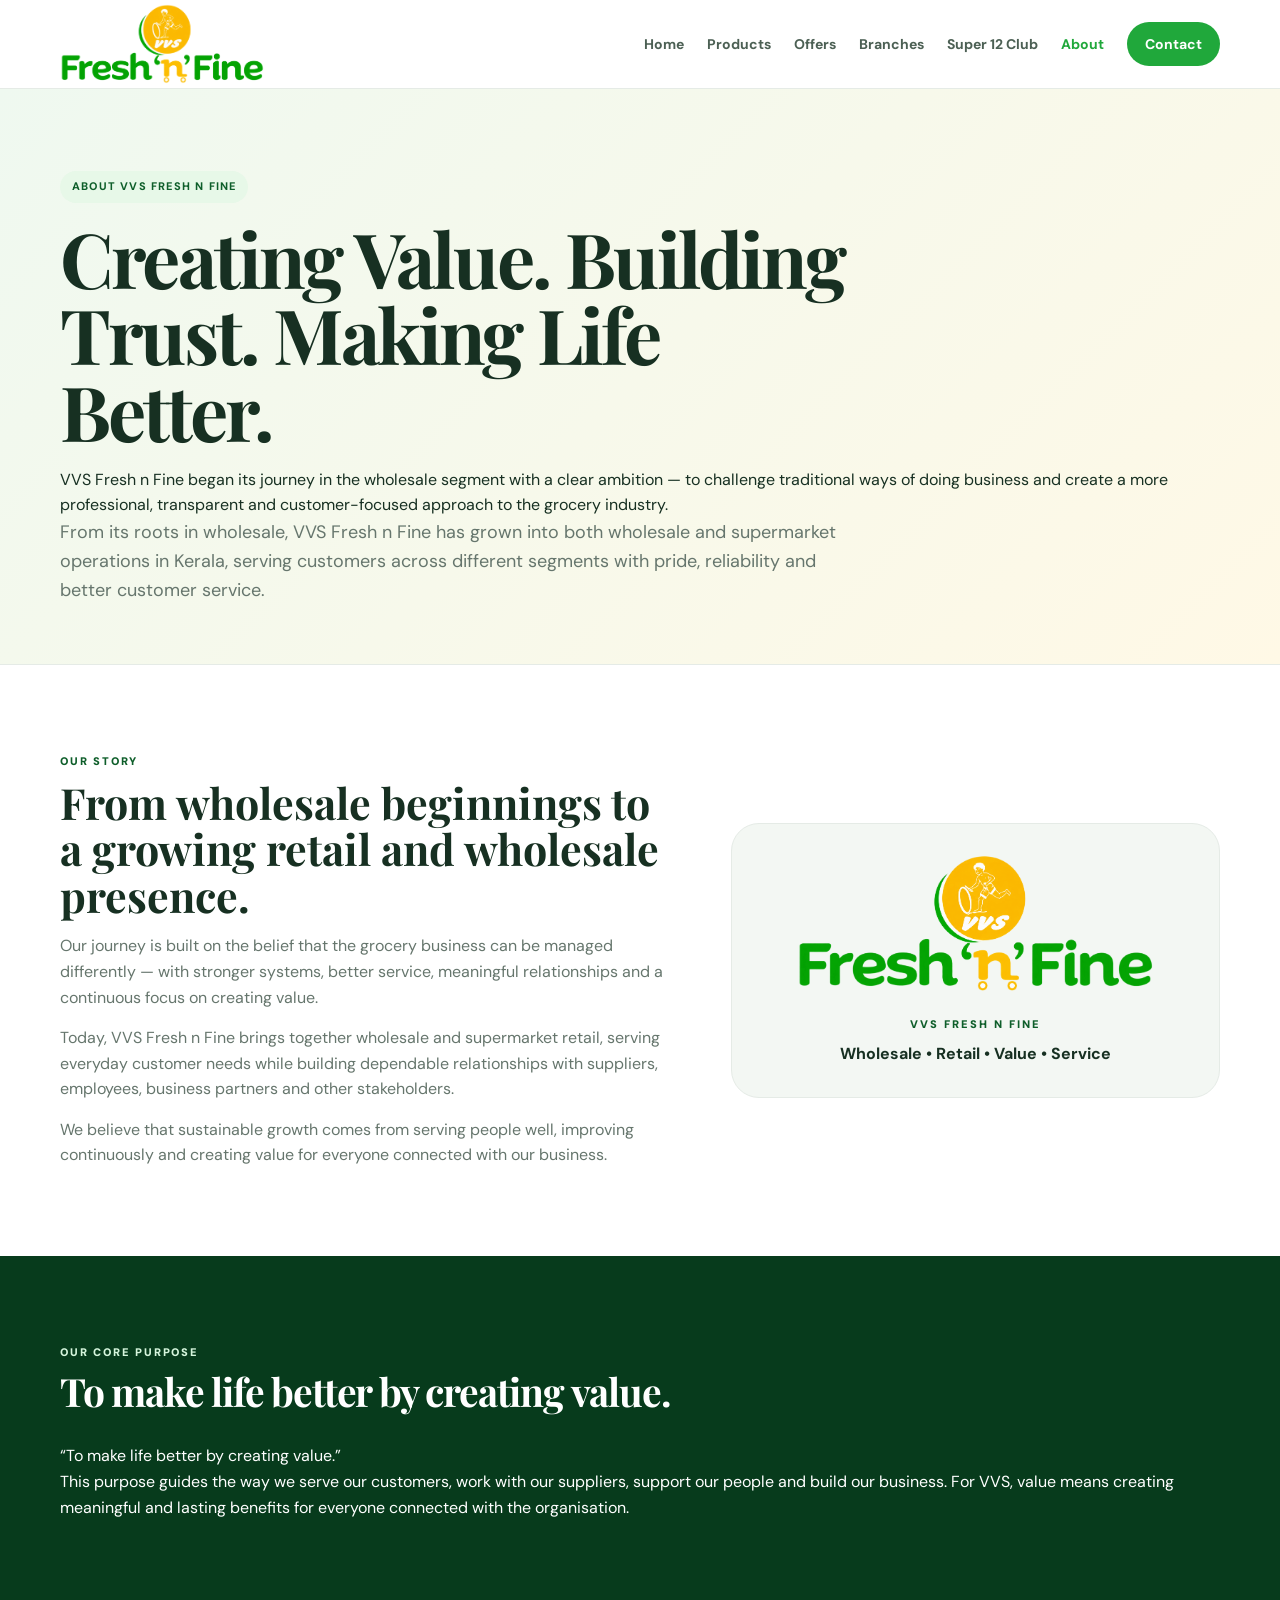
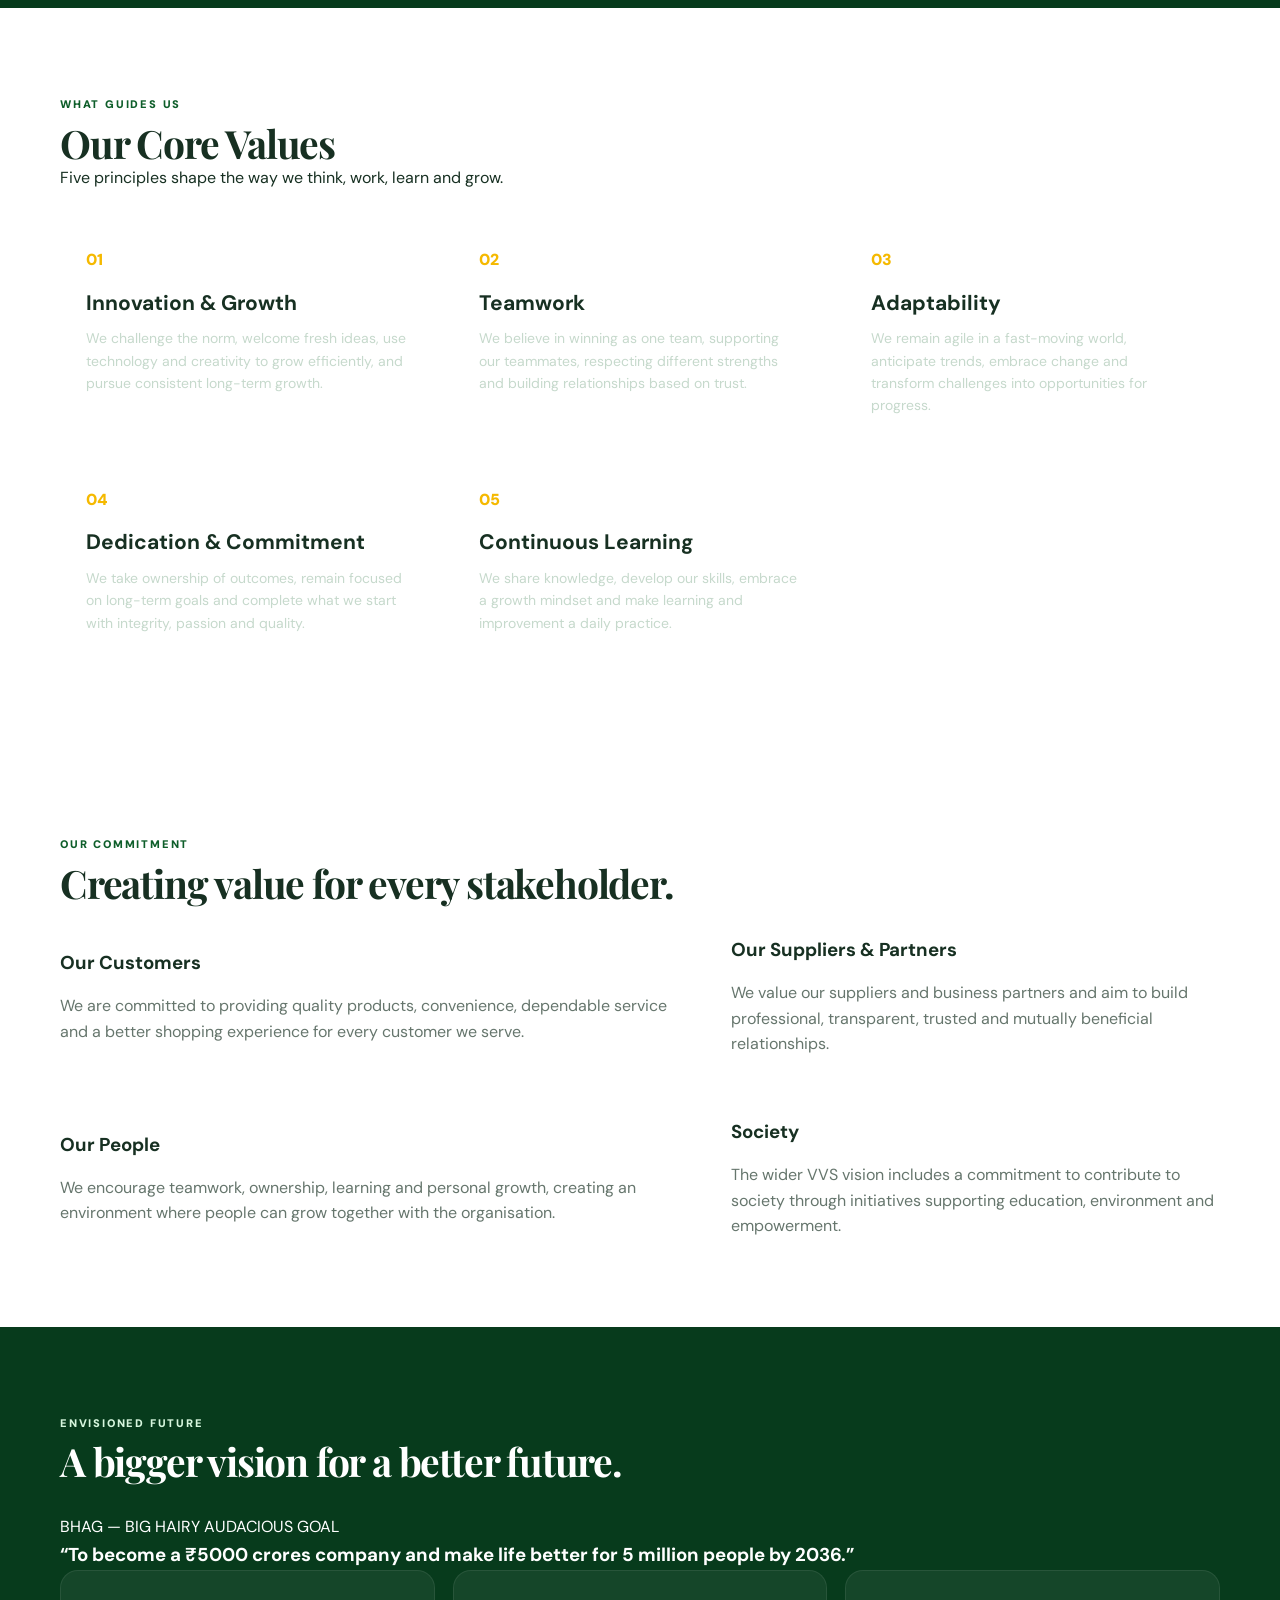
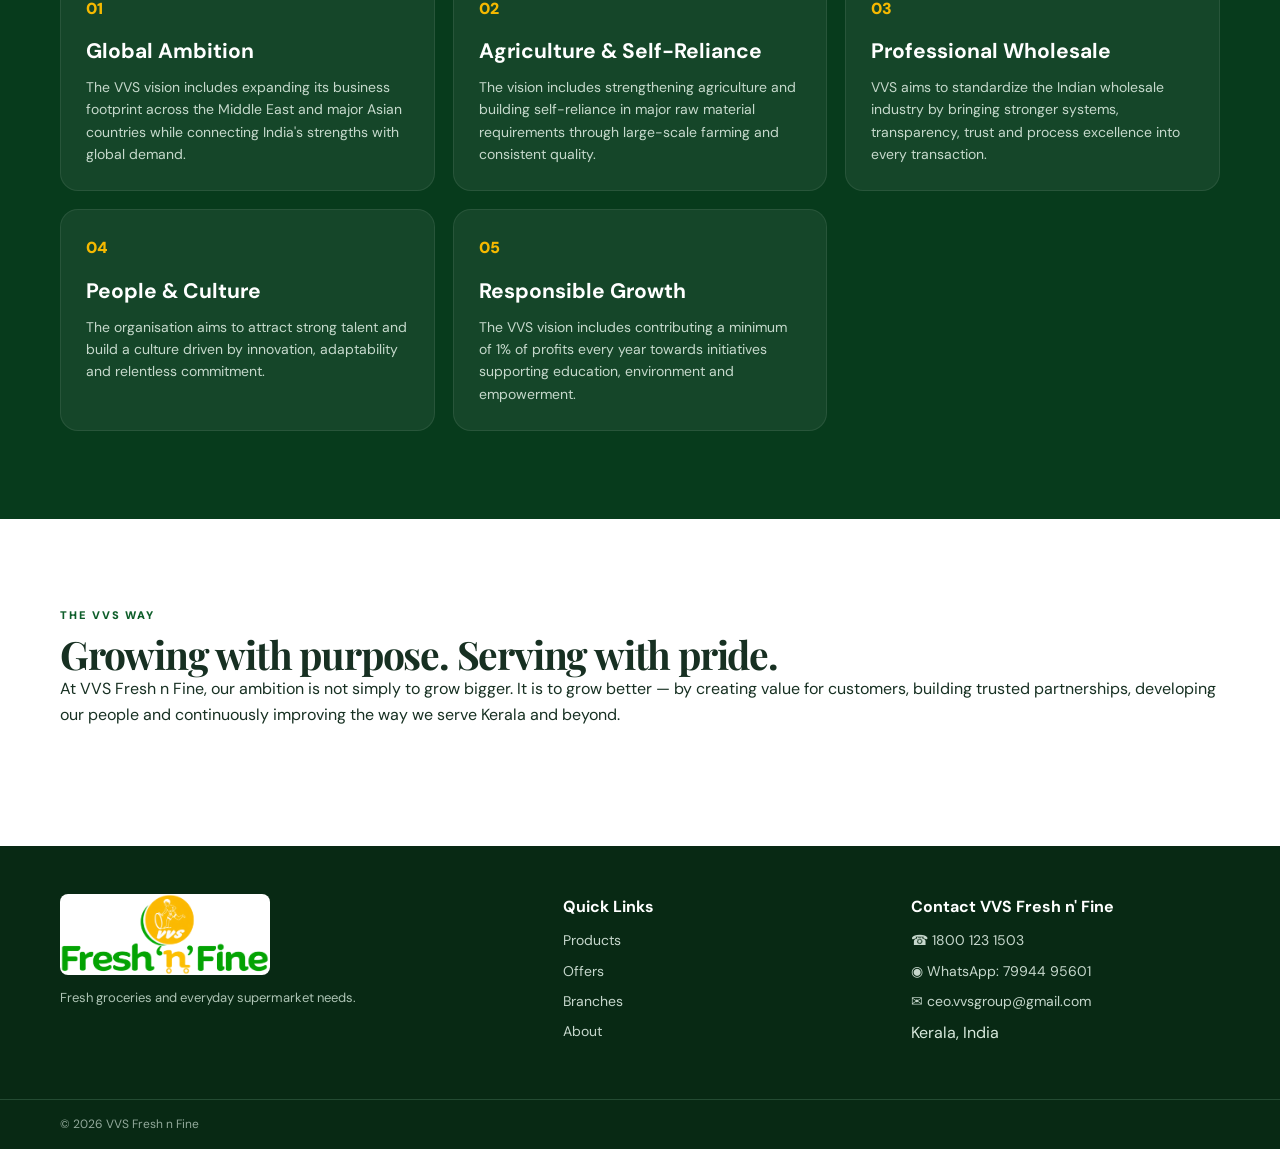
<file: about.html>
<!DOCTYPE html>
<html lang="en">
<head>
  <meta charset="UTF-8">
  <meta name="viewport" content="width=device-width, initial-scale=1.0">
  <meta name="description" content="Learn about VVS Fresh n Fine, our journey, purpose, values and vision for the future.">
  <title>VVS Fresh n Fine | About Us</title>
  <link rel="stylesheet" href="style.css">
</head>

<body>
  <header class="header">
    <div class="container nav-wrap">
      <a class="brand" href="index.html">
        <img src="assets/fresh-n-fine-logo.png" alt="VVS Fresh n Fine">
      </a>
      <button class="menu-toggle" aria-label="Open navigation">☰</button>
      <nav class="nav">
        <a href="index.html">Home</a>
        <a href="products.html">Products</a>
        <a href="offers.html">Offers</a>
        <a href="branches.html">Branches</a>
        <a href="privilege.html">Super 12 Club</a>
        <a class="active" href="about.html">About</a>
        <a class="nav-button" href="contact.html">Contact</a>
      </nav>
    </div>
  </header>

  <main>

    <!-- ABOUT HERO -->
    <section class="page-hero">
      <div class="container">
        <span class="pill">ABOUT VVS FRESH N FINE</span>
        <h1>Creating Value. Building Trust. Making Life Better.</h1>
        <p>
          VVS Fresh n Fine began its journey in the wholesale segment with a clear
          ambition — to challenge traditional ways of doing business and create a
          more professional, transparent and customer-focused approach to the grocery
          industry.
        </p>
        <p>
          From its roots in wholesale, VVS Fresh n Fine has grown into both wholesale
          and supermarket operations in Kerala, serving customers across different
          segments with pride, reliability and better customer service.
        </p>
      </div>
    </section>

    <!-- OUR STORY -->
    <section class="section">
      <div class="container about-grid-new">
        <div>
          <span class="section-kicker">OUR STORY</span>
          <h2>From wholesale beginnings to a growing retail and wholesale presence.</h2>

          <p>
            Our journey is built on the belief that the grocery business can be
            managed differently — with stronger systems, better service, meaningful
            relationships and a continuous focus on creating value.
          </p>

          <p>
            Today, VVS Fresh n Fine brings together wholesale and supermarket retail,
            serving everyday customer needs while building dependable relationships
            with suppliers, employees, business partners and other stakeholders.
          </p>

          <p>
            We believe that sustainable growth comes from serving people well,
            improving continuously and creating value for everyone connected with
            our business.
          </p>
        </div>

        <div class="identity-card">
          <img src="assets/fresh-n-fine-logo.png" alt="VVS Fresh n Fine logo">
          <span>VVS FRESH N FINE</span>
          <b>Wholesale • Retail • Value • Service</b>
        </div>
      </div>
    </section>

    <!-- CORE PURPOSE -->
    <section class="section section-dark">
      <div class="container">
        <div class="heading-row">
          <div>
            <span class="section-kicker light">OUR CORE PURPOSE</span>
            <h2>To make life better by creating value.</h2>
          </div>
        </div>

        <div class="purpose-card">
          <p class="purpose-quote">“To make life better by creating value.”</p>
          <p>
            This purpose guides the way we serve our customers, work with our
            suppliers, support our people and build our business. For VVS, value
            means creating meaningful and lasting benefits for everyone connected
            with the organisation.
          </p>
        </div>
      </div>
    </section>

    <!-- CORE VALUES -->
    <section class="section">
      <div class="container">
        <div class="heading-row">
          <div>
            <span class="section-kicker">WHAT GUIDES US</span>
            <h2>Our Core Values</h2>
            <p>
              Five principles shape the way we think, work, learn and grow.
            </p>
          </div>
        </div>

        <div class="application-grid">

          <div>
            <span>01</span>
            <h3>Innovation &amp; Growth</h3>
            <p>
              We challenge the norm, welcome fresh ideas, use technology and
              creativity to grow efficiently, and pursue consistent long-term growth.
            </p>
          </div>

          <div>
            <span>02</span>
            <h3>Teamwork</h3>
            <p>
              We believe in winning as one team, supporting our teammates,
              respecting different strengths and building relationships based
              on trust.
            </p>
          </div>

          <div>
            <span>03</span>
            <h3>Adaptability</h3>
            <p>
              We remain agile in a fast-moving world, anticipate trends, embrace
              change and transform challenges into opportunities for progress.
            </p>
          </div>

          <div>
            <span>04</span>
            <h3>Dedication &amp; Commitment</h3>
            <p>
              We take ownership of outcomes, remain focused on long-term goals
              and complete what we start with integrity, passion and quality.
            </p>
          </div>

          <div>
            <span>05</span>
            <h3>Continuous Learning</h3>
            <p>
              We share knowledge, develop our skills, embrace a growth mindset
              and make learning and improvement a daily practice.
            </p>
          </div>

        </div>
      </div>
    </section>

    <!-- STAKEHOLDERS -->
    <section class="section section-soft">
      <div class="container">
        <div class="heading-row">
          <div>
            <span class="section-kicker">OUR COMMITMENT</span>
            <h2>Creating value for every stakeholder.</h2>
          </div>
        </div>

        <div class="about-grid-new">

          <div>
            <h3>Our Customers</h3>
            <p>
              We are committed to providing quality products, convenience,
              dependable service and a better shopping experience for every
              customer we serve.
            </p>
          </div>

          <div>
            <h3>Our Suppliers &amp; Partners</h3>
            <p>
              We value our suppliers and business partners and aim to build
              professional, transparent, trusted and mutually beneficial
              relationships.
            </p>
          </div>

          <div>
            <h3>Our People</h3>
            <p>
              We encourage teamwork, ownership, learning and personal growth,
              creating an environment where people can grow together with the
              organisation.
            </p>
          </div>

          <div>
            <h3>Society</h3>
            <p>
              The wider VVS vision includes a commitment to contribute to society
              through initiatives supporting education, environment and empowerment.
            </p>
          </div>

        </div>
      </div>
    </section>

    <!-- FUTURE VISION -->
    <section class="section section-dark">
      <div class="container">

        <div class="heading-row">
          <div>
            <span class="section-kicker light">ENVISIONED FUTURE</span>
            <h2>A bigger vision for a better future.</h2>
          </div>
        </div>

        <div class="future-highlight">
          <span>BHAG — BIG HAIRY AUDACIOUS GOAL</span>
          <h3>
            “To become a ₹5000 crores company and make life better for 5 million
            people by 2036.”
          </h3>
        </div>

        <div class="application-grid">

          <div>
            <span>01</span>
            <h3>Global Ambition</h3>
            <p>
              The VVS vision includes expanding its business footprint across
              the Middle East and major Asian countries while connecting India's
              strengths with global demand.
            </p>
          </div>

          <div>
            <span>02</span>
            <h3>Agriculture &amp; Self-Reliance</h3>
            <p>
              The vision includes strengthening agriculture and building
              self-reliance in major raw material requirements through
              large-scale farming and consistent quality.
            </p>
          </div>

          <div>
            <span>03</span>
            <h3>Professional Wholesale</h3>
            <p>
              VVS aims to standardize the Indian wholesale industry by bringing
              stronger systems, transparency, trust and process excellence into
              every transaction.
            </p>
          </div>

          <div>
            <span>04</span>
            <h3>People &amp; Culture</h3>
            <p>
              The organisation aims to attract strong talent and build a culture
              driven by innovation, adaptability and relentless commitment.
            </p>
          </div>

          <div>
            <span>05</span>
            <h3>Responsible Growth</h3>
            <p>
              The VVS vision includes contributing a minimum of 1% of profits
              every year towards initiatives supporting education, environment
              and empowerment.
            </p>
          </div>

        </div>
      </div>
    </section>

    <!-- CLOSING -->
    <section class="section">
      <div class="container">
        <div class="heading-row">
          <div>
            <span class="section-kicker">THE VVS WAY</span>
            <h2>Growing with purpose. Serving with pride.</h2>
            <p>
              At VVS Fresh n Fine, our ambition is not simply to grow bigger.
              It is to grow better — by creating value for customers, building
              trusted partnerships, developing our people and continuously
              improving the way we serve Kerala and beyond.
            </p>
          </div>
        </div>
      </div>
    </section>

  </main>

  <footer class="footer">
    <div class="container footer-grid">

      <div>
        <img src="assets/fresh-n-fine-logo.png" class="footer-logo"
             alt="VVS Fresh n Fine logo">
        <p>Fresh groceries and everyday supermarket needs.</p>
      </div>

      <div>
        <h4>Quick Links</h4>
        <a href="products.html">Products</a>
        <a href="offers.html">Offers</a>
        <a href="branches.html">Branches</a>
        <a href="about.html">About</a>
      </div>

    <div>
      <h4>Contact VVS Fresh n' Fine</h4>
      <div class="footer-contact">
        <a href="tel:18001231503">☎ 1800 123 1503</a>
        <a href="https://wa.me/917994495601" target="_blank" rel="noopener">◉ WhatsApp: 79944 95601</a>
        <a href="mailto:ceo.vvsgroup@gmail.com">✉ ceo.vvsgroup@gmail.com</a>
        <span>Kerala, India</span>
      </div>
    </div>

    </div>

    <div class="footer-bottom">
      <div class="container">
        © <span id="year"></span> VVS Fresh n Fine
      </div>
    </div>
  </footer>

  <script src="script.js"></script>
</body>
</html>
</file>
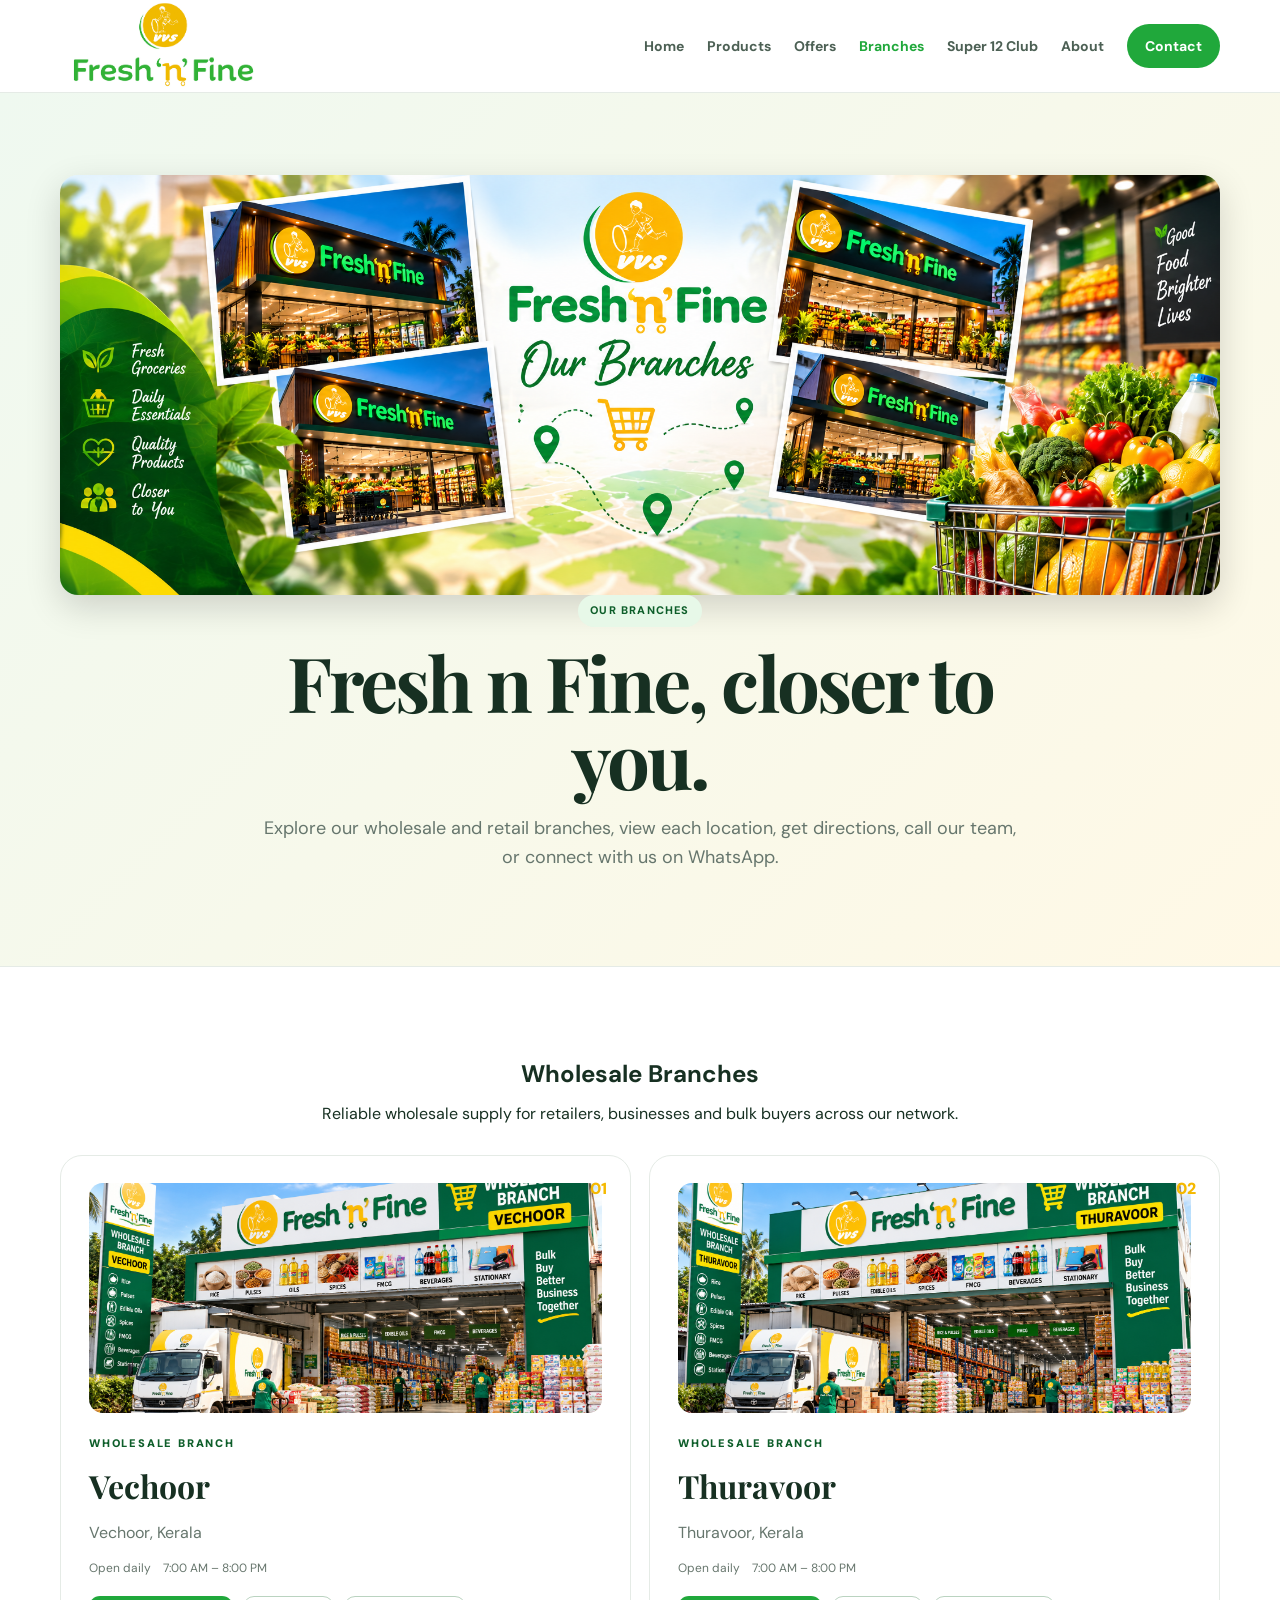
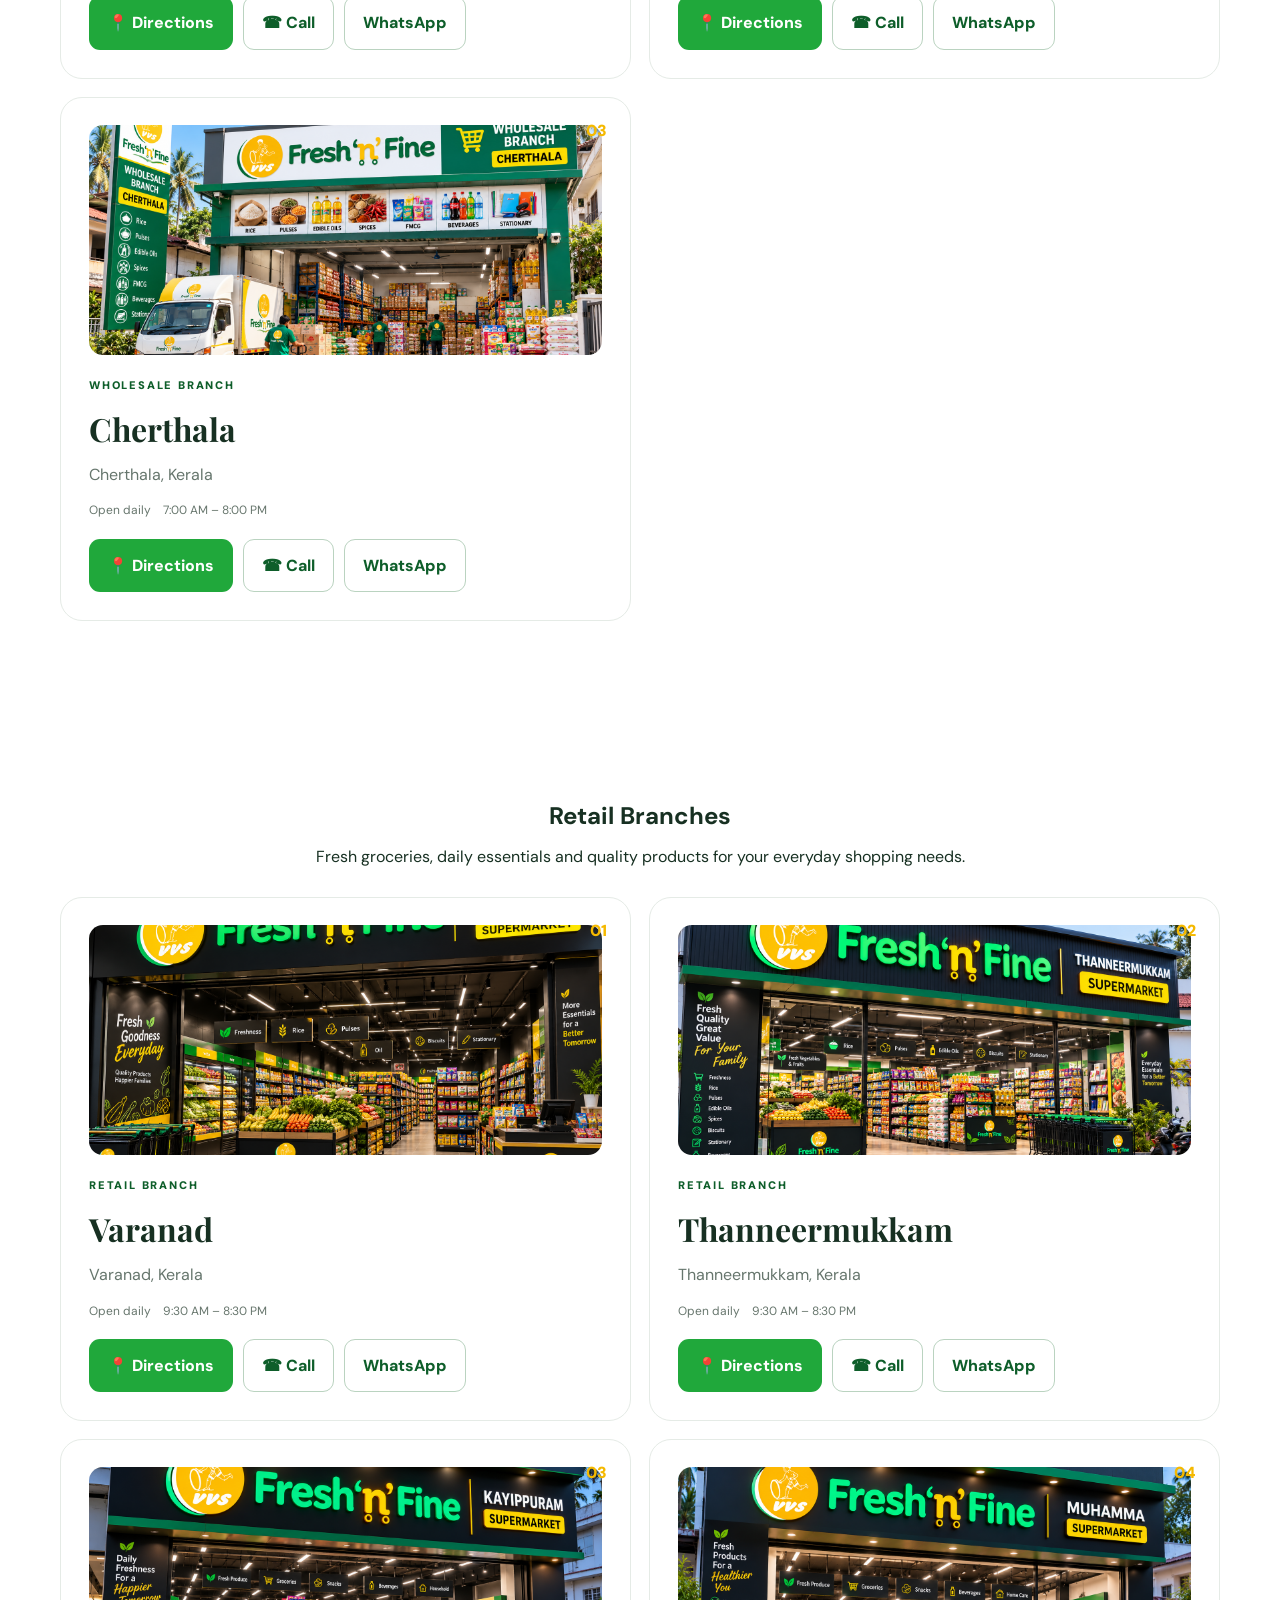
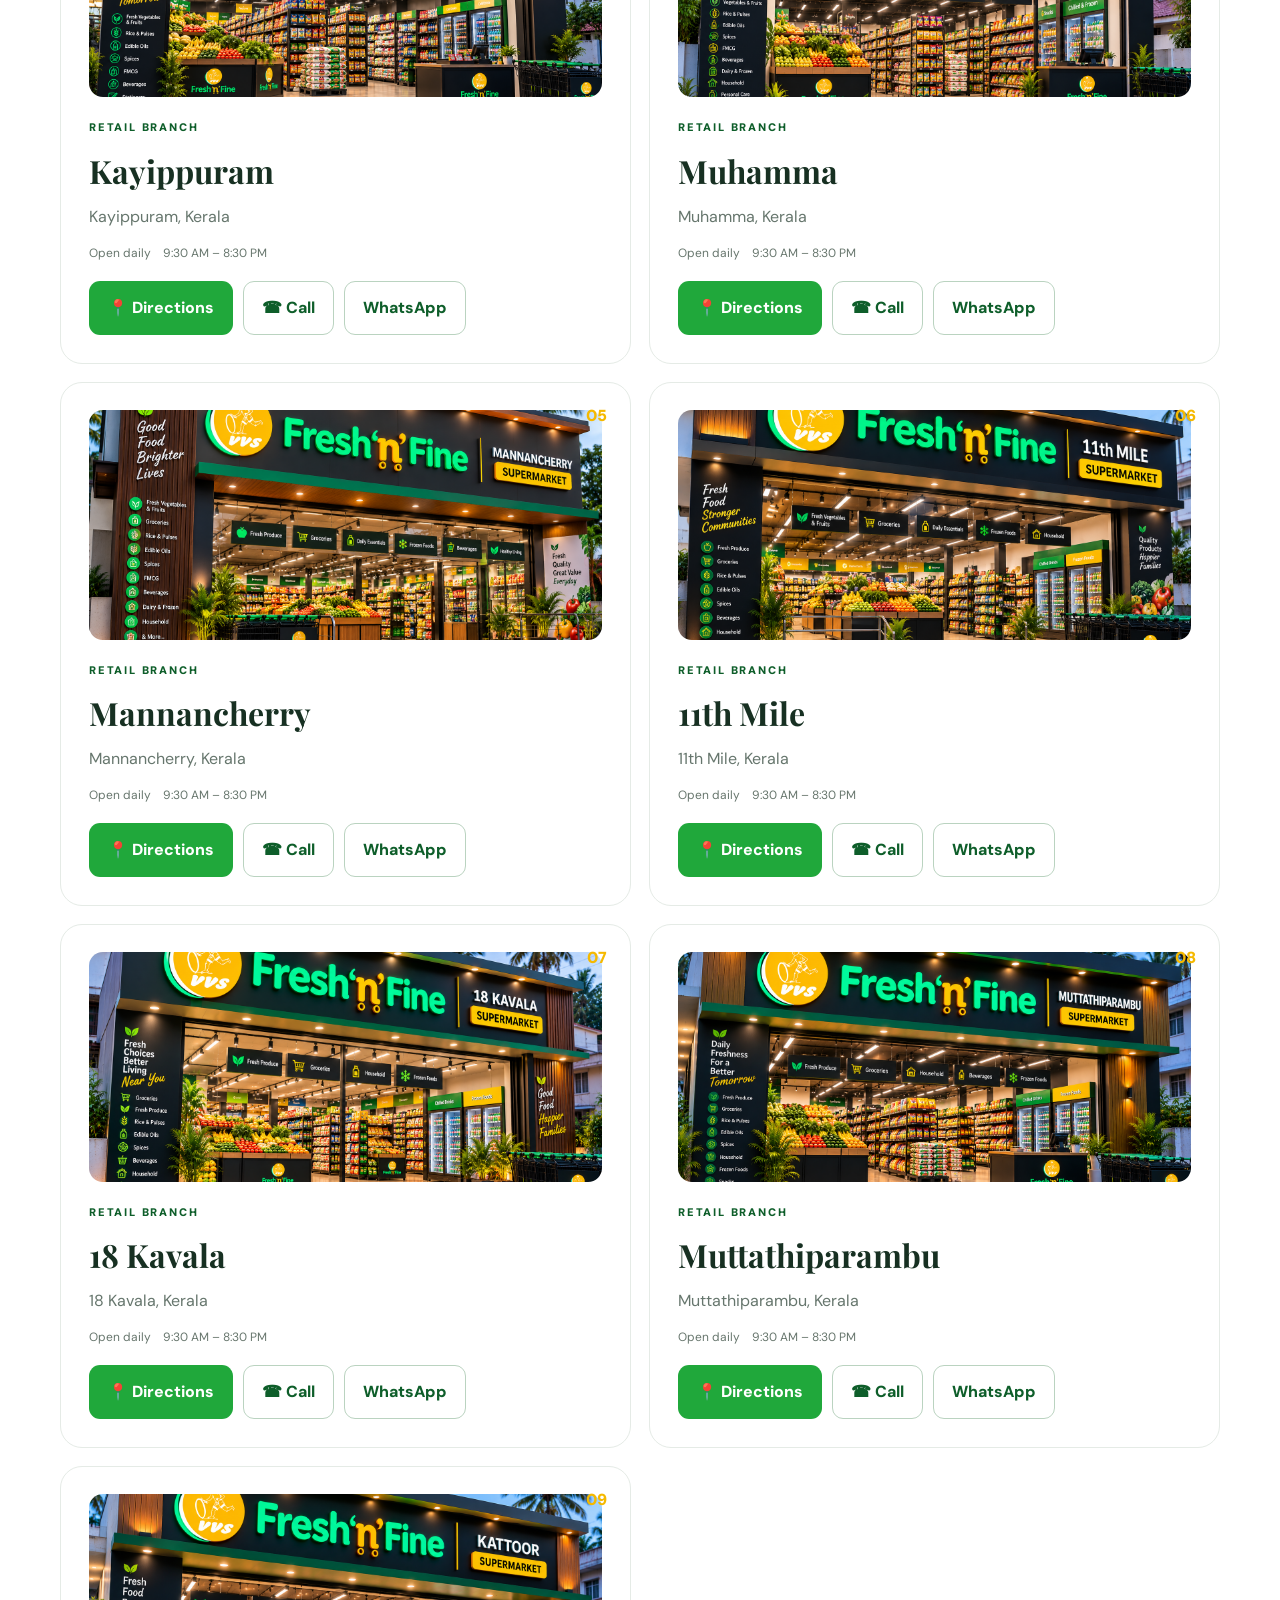
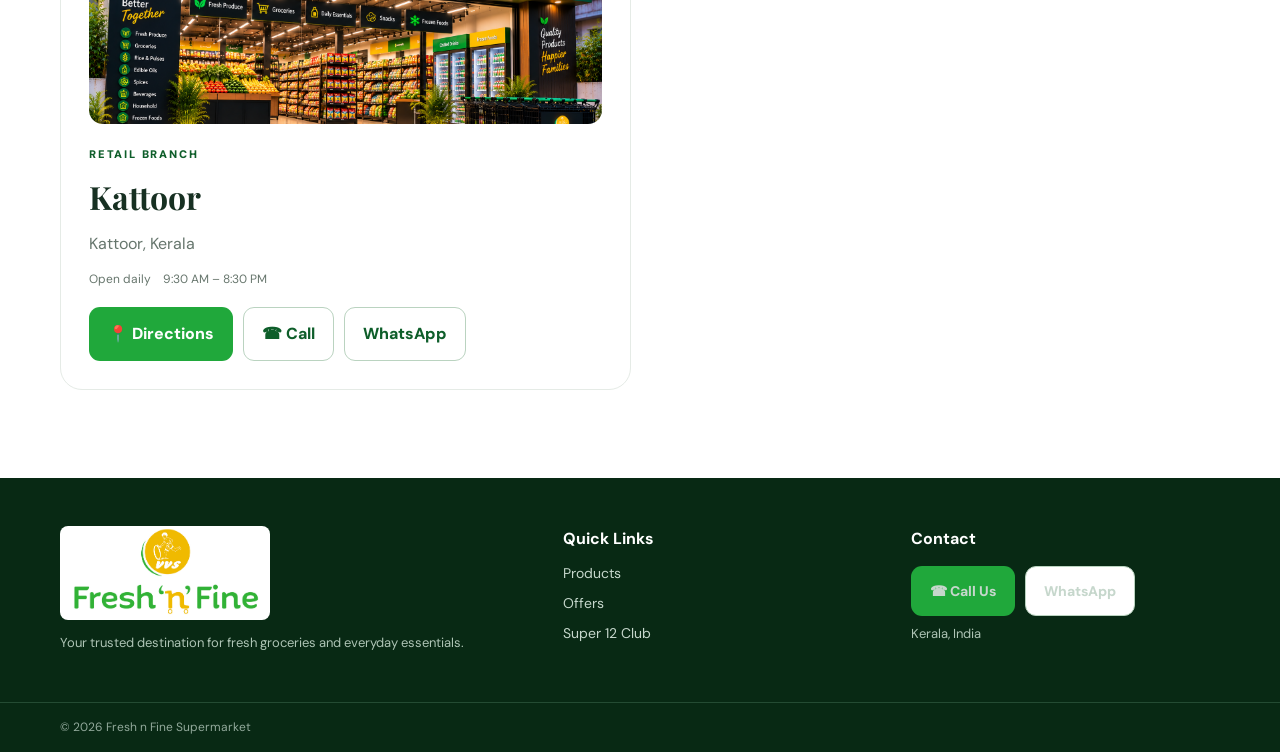
<file: branches.html>
<!DOCTYPE html>
<html lang="en">
<head>
<meta charset="UTF-8">
<meta name="viewport" content="width=device-width, initial-scale=1.0">
<meta name="description" content="Find VVS Fresh n Fine wholesale and retail branches across Kerala.">
<title>Fresh n Fine | Our Branches</title>
<link rel="stylesheet" href="style.css">
<style>
.branch-hero-image{width:100%;height:420px;object-fit:cover;display:block;border-radius:18px;box-shadow:0 12px 35px rgba(0,0,0,.16)}
.branch-card-new{overflow:hidden}
.branch-card-image{width:100%;height:230px;object-fit:cover;display:block;margin:-1px 0 22px;border-radius:14px}
.branch-contact,.branch-actions{display:flex;flex-wrap:wrap;gap:10px;margin-top:14px}
.branch-contact a,.branch-actions a{display:inline-flex;align-items:center;justify-content:center;text-decoration:none}
.branch-contact a{padding:9px 14px;border:1px solid rgba(0,0,0,.12);border-radius:999px;font-weight:600}
.branch-intro{text-align:center;max-width:760px;margin:0 auto 34px}
.branch-section-title{text-align:center;margin-bottom:8px}
.branch-section-copy{text-align:center;max-width:700px;margin:0 auto 28px}
@media(max-width:700px){.branch-hero-image{height:240px}.branch-card-image{height:190px}}
.branch-card-new[id]{scroll-margin-top:110px}
</style>
</head>
<body>
<header class="header">
<div class="container nav-wrap">
<a class="brand" href="index.html"><img src="assets/fresh-n-fine-logo.jpg" alt="Fresh n Fine"></a>
<button class="menu-toggle" aria-label="Open navigation">☰</button>
<nav class="nav">
<a href="index.html">Home</a><a href="products.html">Products</a><a href="offers.html">Offers</a>
<a class="active" href="branches.html">Branches</a><a href="privilege.html">Super 12 Club</a><a href="about.html">About</a>
<a class="nav-button" href="contact.html">Contact</a>
</nav>
</div>
</header>

<main>
<section class="page-hero">
<div class="container">
<img class="branch-hero-image" src="assets/Branch_Banner.png" alt="Fresh n Fine branches">
<div class="branch-intro">
<span class="pill">OUR BRANCHES</span>
<h1>Fresh n Fine, closer to you.</h1>
<p>Explore our wholesale and retail branches, view each location, get directions, call our team, or connect with us on WhatsApp.</p>
</div>
</div>
</section>

<section class="section">
<div class="container">
<h2 class="branch-section-title">Wholesale Branches</h2>
<p class="branch-section-copy">Reliable wholesale supply for retailers, businesses and bulk buyers across our network.</p>
<div class="branch-grid-large">

<article class="branch-card-new" id="vechoor">
<img class="branch-card-image" src="assets/Vechoor_Branch.png" alt="Fresh n Fine Vechoor Wholesale Branch" loading="lazy">
<div class="branch-no">01</div><span class="section-kicker">WHOLESALE BRANCH</span><h2>Vechoor</h2>
<p>Vechoor, Kerala</p><div class="branch-meta"><span>Open daily</span><span>7:00 AM – 8:00 PM</span></div>
<div class="branch-actions"><a class="btn btn-primary" href="https://maps.app.goo.gl/oRQ5oHRwqpXVAQnX7?g_st=aw" target="_blank" rel="noopener noreferrer">📍 Directions</a><a class="btn btn-secondary" href="tel:18001231503">☎ Call</a><a class="btn btn-secondary" href="https://wa.me/917994495601?text=Hi" target="_blank" rel="noopener noreferrer">WhatsApp</a></div>
</article>

<article class="branch-card-new" id="thuravoor">
<img class="branch-card-image" src="assets/Thuravoor_Branch.png" alt="Fresh n Fine Thuravoor Wholesale Branch" loading="lazy">
<div class="branch-no">02</div><span class="section-kicker">WHOLESALE BRANCH</span><h2>Thuravoor</h2>
<p>Thuravoor, Kerala</p><div class="branch-meta"><span>Open daily</span><span>7:00 AM – 8:00 PM</span></div>
<div class="branch-actions"><a class="btn btn-primary" href="https://maps.app.goo.gl/B2dSyER8Nznwemvp6?g_st=aw" target="_blank" rel="noopener noreferrer">📍 Directions</a><a class="btn btn-secondary" href="tel:18001231503">☎ Call</a><a class="btn btn-secondary" href="https://wa.me/917994495601?text=Hi" target="_blank" rel="noopener noreferrer">WhatsApp</a></div>
</article>

<article class="branch-card-new" id="cherthala">
<img class="branch-card-image" src="assets/Cherthala_Branch.png" alt="Fresh n Fine Cherthala Wholesale Branch" loading="lazy">
<div class="branch-no">03</div><span class="section-kicker">WHOLESALE BRANCH</span><h2>Cherthala</h2>
<p>Cherthala, Kerala</p><div class="branch-meta"><span>Open daily</span><span>7:00 AM – 8:00 PM</span></div>
<div class="branch-actions"><a class="btn btn-primary" href="https://www.google.com/maps/dir/?api=1&destination=9.653745%2C76.328869&travelmode=driving&utm" target="_blank" rel="noopener noreferrer">📍 Directions</a><a class="btn btn-secondary" href="tel:18001231503">☎ Call</a><a class="btn btn-secondary" href="https://wa.me/917994495601?text=Hi" target="_blank" rel="noopener noreferrer">WhatsApp</a></div>
</article>

</div>
</div>
</section>

<section class="section">
<div class="container">
<h2 class="branch-section-title">Retail Branches</h2>
<p class="branch-section-copy">Fresh groceries, daily essentials and quality products for your everyday shopping needs.</p>
<div class="branch-grid-large">

<article class="branch-card-new" id="varanad"><img class="branch-card-image" src="assets/Varanad_Branch.png" alt="Fresh n Fine Varanad Supermarket" loading="lazy"><div class="branch-no">01</div><span class="section-kicker">RETAIL BRANCH</span><h2>Varanad</h2><p>Varanad, Kerala</p><div class="branch-meta"><span>Open daily</span><span>9:30 AM – 8:30 PM</span></div><div class="branch-actions"><a class="btn btn-primary" href="https://maps.app.goo.gl/wzF26MR8yyEFB4HJ9?g_st=aw" target="_blank" rel="noopener noreferrer">📍 Directions</a><a class="btn btn-secondary" href="tel:18001231503">☎ Call</a><a class="btn btn-secondary" href="https://wa.me/917994495601?text=Hi" target="_blank" rel="noopener noreferrer">WhatsApp</a></div></article>
<article class="branch-card-new" id="thanneermukkam"><img class="branch-card-image" src="assets/Thanneermukkam_Branch.png" alt="Fresh n Fine Thanneermukkam Supermarket" loading="lazy"><div class="branch-no">02</div><span class="section-kicker">RETAIL BRANCH</span><h2>Thanneermukkam</h2><p>Thanneermukkam, Kerala</p><div class="branch-meta"><span>Open daily</span><span>9:30 AM – 8:30 PM</span></div><div class="branch-actions"><a class="btn btn-primary" href="https://maps.app.goo.gl/dTk2xC8VS8XPqwTJ8?g_st=aw" target="_blank" rel="noopener noreferrer">📍 Directions</a><a class="btn btn-secondary" href="tel:18001231503">☎ Call</a><a class="btn btn-secondary" href="https://wa.me/917994495601?text=Hi" target="_blank" rel="noopener noreferrer">WhatsApp</a></div></article>
<article class="branch-card-new" id="kayippuram"><img class="branch-card-image" src="assets/Kayippuram_Branch.png" alt="Fresh n Fine Kayippuram Supermarket" loading="lazy"><div class="branch-no">03</div><span class="section-kicker">RETAIL BRANCH</span><h2>Kayippuram</h2><p>Kayippuram, Kerala</p><div class="branch-meta"><span>Open daily</span><span>9:30 AM – 8:30 PM</span></div><div class="branch-actions"><a class="btn btn-primary" href="https://maps.app.goo.gl/Eb6vGQ1jUrCH2mvG6?g_st=aw" target="_blank" rel="noopener noreferrer">📍 Directions</a><a class="btn btn-secondary" href="tel:18001231503">☎ Call</a><a class="btn btn-secondary" href="https://wa.me/917994495601?text=Hi" target="_blank" rel="noopener noreferrer">WhatsApp</a></div></article>
<article class="branch-card-new" id="muhamma"><img class="branch-card-image" src="assets/Muhamma-Branch.png" alt="Fresh n Fine Muhamma Supermarket" loading="lazy"><div class="branch-no">04</div><span class="section-kicker">RETAIL BRANCH</span><h2>Muhamma</h2><p>Muhamma, Kerala</p><div class="branch-meta"><span>Open daily</span><span>9:30 AM – 8:30 PM</span></div><div class="branch-actions"><a class="btn btn-primary" href="https://maps.app.goo.gl/2xNDZyDJb7SdcxfQ9?g_st=aw" target="_blank" rel="noopener noreferrer">📍 Directions</a><a class="btn btn-secondary" href="tel:18001231503">☎ Call</a><a class="btn btn-secondary" href="https://wa.me/917994495601?text=Hi" target="_blank" rel="noopener noreferrer">WhatsApp</a></div></article>
<article class="branch-card-new" id="mannancherry"><img class="branch-card-image" src="assets/Mannancherry_Branch.png" alt="Fresh n Fine Mannancherry Supermarket" loading="lazy"><div class="branch-no">05</div><span class="section-kicker">RETAIL BRANCH</span><h2>Mannancherry</h2><p>Mannancherry, Kerala</p><div class="branch-meta"><span>Open daily</span><span>9:30 AM – 8:30 PM</span></div><div class="branch-actions"><a class="btn btn-primary" href="https://maps.app.goo.gl/Lmsbu4zMo9HSbamk8?g_st=aw" target="_blank" rel="noopener noreferrer">📍 Directions</a><a class="btn btn-secondary" href="tel:18001231503">☎ Call</a><a class="btn btn-secondary" href="https://wa.me/917994495601?text=Hi" target="_blank" rel="noopener noreferrer">WhatsApp</a></div></article>
<article class="branch-card-new" id="11th-mile"><img class="branch-card-image" src="assets/11thMile_Branch.png" alt="Fresh n Fine 11th Mile Supermarket" loading="lazy"><div class="branch-no">06</div><span class="section-kicker">RETAIL BRANCH</span><h2>11th Mile</h2><p>11th Mile, Kerala</p><div class="branch-meta"><span>Open daily</span><span>9:30 AM – 8:30 PM</span></div><div class="branch-actions"><a class="btn btn-primary" href="https://maps.app.goo.gl/GvthWuABE3LyAtPb8?g_st=aw" target="_blank" rel="noopener noreferrer">📍 Directions</a><a class="btn btn-secondary" href="tel:18001231503">☎ Call</a><a class="btn btn-secondary" href="https://wa.me/917994495601?text=Hi" target="_blank" rel="noopener noreferrer">WhatsApp</a></div></article>
<article class="branch-card-new" id="18-kavala"><img class="branch-card-image" src="assets/18Kavala_Branch.png" alt="Fresh n Fine 18 Kavala Supermarket" loading="lazy"><div class="branch-no">07</div><span class="section-kicker">RETAIL BRANCH</span><h2>18 Kavala</h2><p>18 Kavala, Kerala</p><div class="branch-meta"><span>Open daily</span><span>9:30 AM – 8:30 PM</span></div><div class="branch-actions"><a class="btn btn-primary" href="https://maps.app.goo.gl/N2UGYouPVN7sGgLv8?g_st=aw" target="_blank" rel="noopener noreferrer">📍 Directions</a><a class="btn btn-secondary" href="tel:18001231503">☎ Call</a><a class="btn btn-secondary" href="https://wa.me/917994495601?text=Hi" target="_blank" rel="noopener noreferrer">WhatsApp</a></div></article>
<article class="branch-card-new" id="muttathiparambu"><img class="branch-card-image" src="assets/Muttathiparambu_Branch.png" alt="Fresh n Fine Muttathiparambu Supermarket" loading="lazy"><div class="branch-no">08</div><span class="section-kicker">RETAIL BRANCH</span><h2>Muttathiparambu</h2><p>Muttathiparambu, Kerala</p><div class="branch-meta"><span>Open daily</span><span>9:30 AM – 8:30 PM</span></div><div class="branch-actions"><a class="btn btn-primary" href="https://maps.app.goo.gl/YurdX3RyMdJ34BB8A" target="_blank" rel="noopener noreferrer">📍 Directions</a><a class="btn btn-secondary" href="tel:18001231503">☎ Call</a><a class="btn btn-secondary" href="https://wa.me/917994495601?text=Hi" target="_blank" rel="noopener noreferrer">WhatsApp</a></div></article>
<article class="branch-card-new" id="kattoor"><img class="branch-card-image" src="assets/Kattoor_Branch.png" alt="Fresh n Fine Kattoor Supermarket" loading="lazy"><div class="branch-no">09</div><span class="section-kicker">RETAIL BRANCH</span><h2>Kattoor</h2><p>Kattoor, Kerala</p><div class="branch-meta"><span>Open daily</span><span>9:30 AM – 8:30 PM</span></div><div class="branch-actions"><a class="btn btn-primary" href="https://maps.app.goo.gl/VsJs8gondyLsMeJPA" target="_blank" rel="noopener noreferrer">📍 Directions</a><a class="btn btn-secondary" href="tel:18001231503">☎ Call</a><a class="btn btn-secondary" href="https://wa.me/917994495601?text=Hi" target="_blank" rel="noopener noreferrer">WhatsApp</a></div></article>

</div>
</div>
</section>
</main>

<footer class="footer">
<div class="container footer-grid">
<div><img src="assets/fresh-n-fine-logo.jpg" class="footer-logo" alt="Fresh n Fine"><p>Your trusted destination for fresh groceries and everyday essentials.</p></div>
<div><h4>Quick Links</h4><a href="products.html">Products</a><a href="offers.html">Offers</a><a href="privilege.html">Super 12 Club</a></div>
<div><h4>Contact</h4><div class="branch-actions"><a class="btn btn-primary" href="tel:18001231503">☎ Call Us</a><a class="btn btn-secondary" href="https://wa.me/917994495600" target="_blank" rel="noopener noreferrer">WhatsApp</a></div><p>Kerala, India</p></div>
</div>
<div class="footer-bottom"><div class="container">© <span id="year"></span> Fresh n Fine Supermarket</div></div>
</footer>
<script src="script.js"></script>
</body>
</html>
</file>
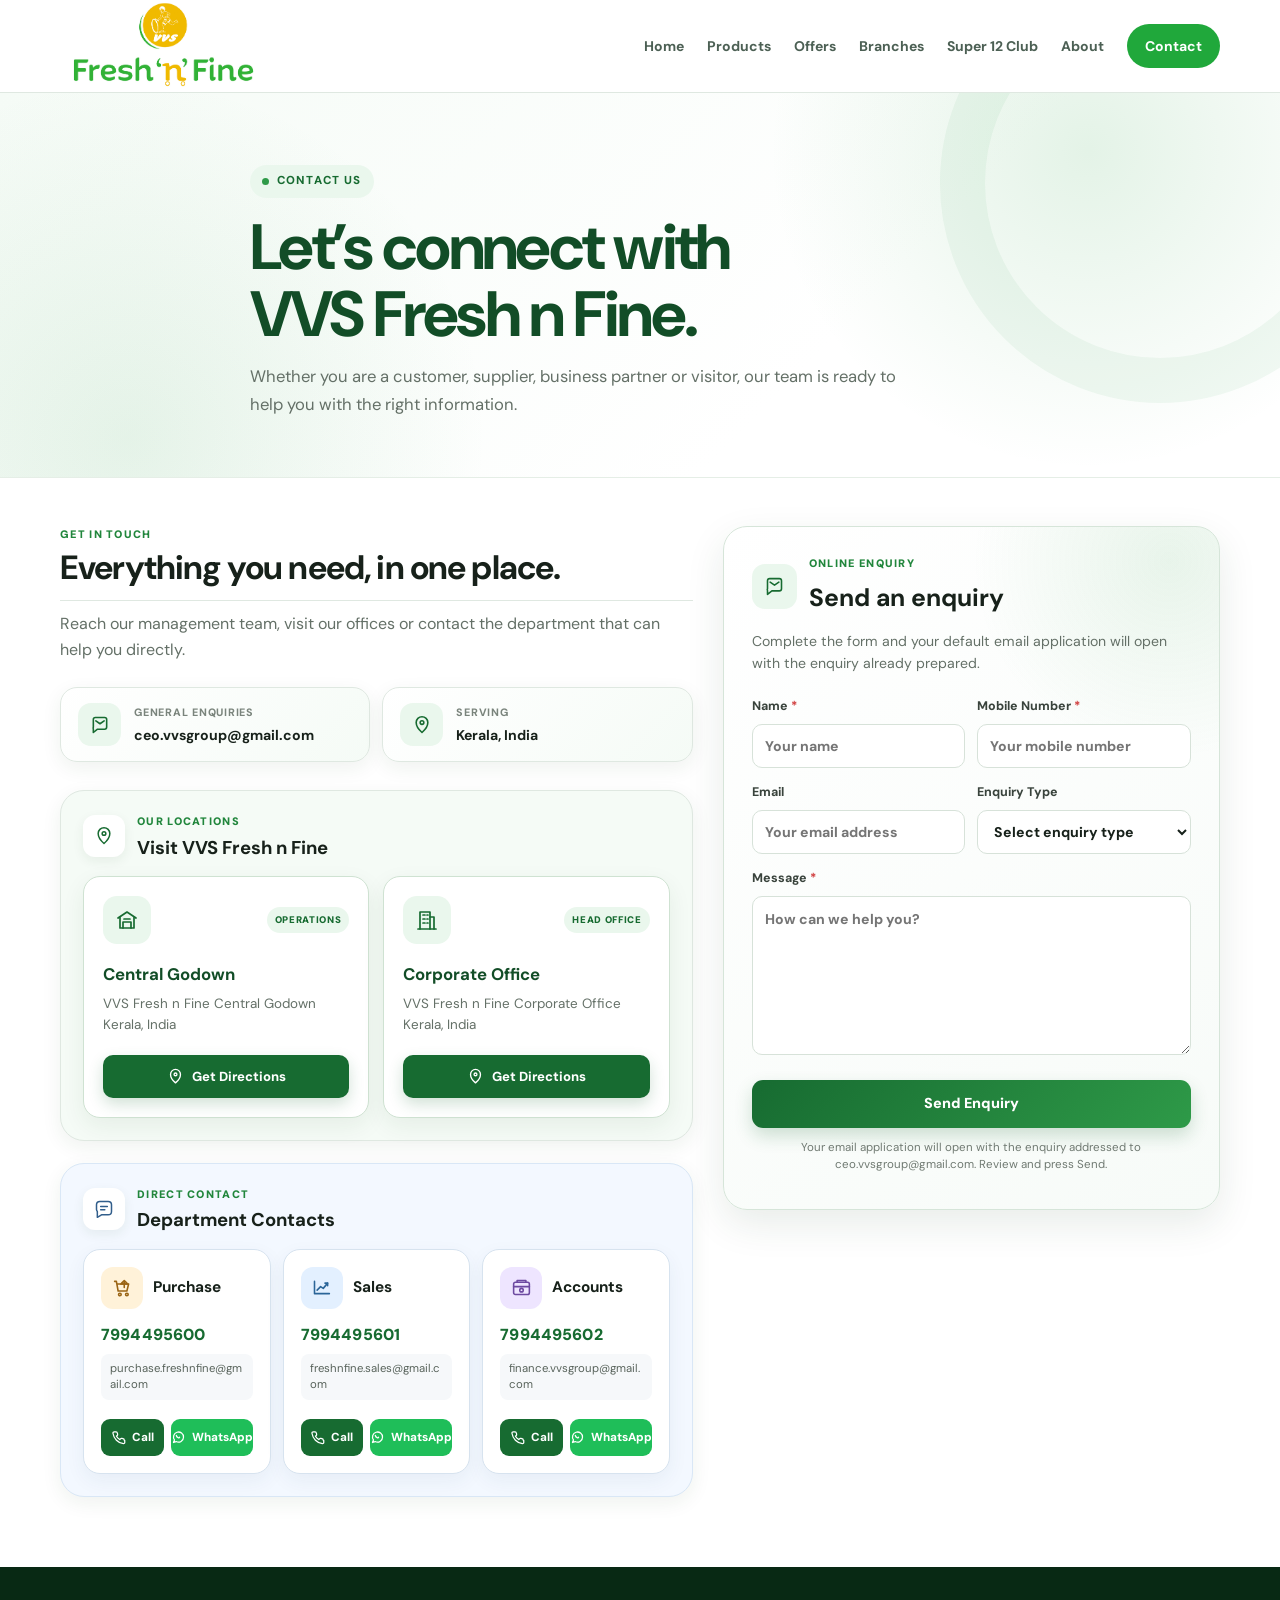
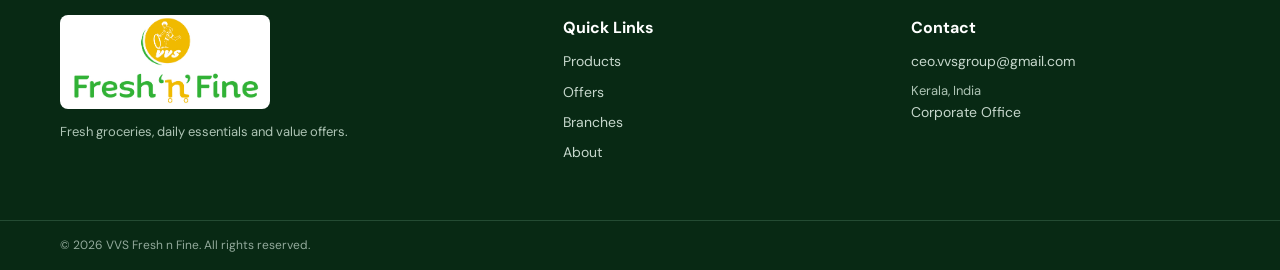
<file: contact.html>
<!DOCTYPE html>
<html lang="en">
<head>
  <meta charset="UTF-8">
  <meta name="viewport" content="width=device-width, initial-scale=1.0">

  <meta name="description"
        content="Contact VVS Fresh n Fine for customer enquiries, supplier enquiries, branch information, feedback and business enquiries.">

  <title>VVS Fresh n Fine | Contact Us</title>

  <link rel="stylesheet" href="style.css">

  <style>
    /* =========================================================
       VVS FRESH N FINE — CONTACT PAGE
       Standalone contact-page design
       ========================================================= */

    :root {
      --green-900: #124d27;
      --green-800: #176b31;
      --green-700: #21863c;
      --green-600: #2e9a48;
      --green-100: #eaf7ed;
      --green-50: #f5fbf6;

      --ink: #17211a;
      --muted: #647067;
      --line: #dfe8e1;
      --white: #ffffff;

      --blue-50: #f3f8ff;
      --blue-line: #d9e7f6;

      --whatsapp: #1fbe59;

      --radius-lg: 24px;
      --radius-md: 17px;
      --radius-sm: 11px;

      --shadow-sm: 0 6px 20px rgba(25, 70, 35, .07);
      --shadow-md: 0 14px 38px rgba(25, 70, 35, .10);
    }

    /* ---------- HERO ---------- */

    .contact-hero {
      position: relative;
      overflow: hidden;
      padding: 72px 0 58px;
      background:
        radial-gradient(circle at 85% 15%, rgba(85, 180, 105, .16), transparent 28%),
        radial-gradient(circle at 10% 90%, rgba(46, 154, 72, .10), transparent 30%),
        linear-gradient(135deg, #f5fbf6 0%, #ffffff 65%);
      border-bottom: 1px solid #e5eee6;
    }

    .contact-hero::after {
      content: "";
      position: absolute;
      right: -100px;
      top: -130px;
      width: 350px;
      height: 350px;
      border: 45px solid rgba(46, 154, 72, .06);
      border-radius: 50%;
    }

    .hero-inner {
      position: relative;
      z-index: 1;
      max-width: 780px;
    }

    .hero-kicker {
      display: inline-flex;
      align-items: center;
      gap: 8px;
      margin-bottom: 16px;
      padding: 7px 12px;
      border-radius: 999px;
      background: var(--green-100);
      color: var(--green-800);
      font-size: .72rem;
      font-weight: 800;
      letter-spacing: .10em;
    }

    .hero-kicker::before {
      content: "";
      width: 7px;
      height: 7px;
      border-radius: 50%;
      background: var(--green-600);
    }

    .contact-hero h1 {
      max-width: 700px;
      margin: 0 0 14px;
      color: var(--green-900);
      font-size: clamp(2.2rem, 5vw, 4rem);
      line-height: 1.05;
      letter-spacing: -.04em;
    }

    .contact-hero p {
      max-width: 650px;
      margin: 0;
      color: var(--muted);
      font-size: 1.04rem;
      line-height: 1.7;
    }

    /* ---------- MAIN LAYOUT ---------- */

    .contact-main {
      padding: 48px 0 70px;
      background: #fff;
    }

    .contact-main-grid {
      display: grid;
      grid-template-columns: minmax(0, 1.12fr) minmax(360px, .88fr);
      gap: 30px;
      align-items: start;
    }

    .contact-left {
      min-width: 0;
    }

    .section-label {
      display: block;
      margin-bottom: 6px;
      color: var(--green-700);
      font-size: .68rem;
      font-weight: 900;
      letter-spacing: .12em;
      text-transform: uppercase;
    }

    .section-title {
      margin: 0;
      color: var(--ink);
      font-size: clamp(1.55rem, 3vw, 2.1rem);
      line-height: 1.15;
      letter-spacing: -.025em;
    }

    .section-copy {
      max-width: 680px;
      margin: 10px 0 24px;
      color: var(--muted);
      line-height: 1.65;
    }

    /* ---------- GENERAL CONTACT CARDS ---------- */

    .general-contact-grid {
      display: grid;
      grid-template-columns: 1fr 1fr;
      gap: 12px;
      margin-bottom: 28px;
    }

    .general-contact-card {
      display: flex;
      align-items: center;
      gap: 13px;
      min-width: 0;
      padding: 15px 17px;
      border: 1px solid var(--line);
      border-radius: var(--radius-md);
      background: linear-gradient(135deg, #ffffff, var(--green-50));
      box-shadow: var(--shadow-sm);
    }

    .general-icon {
      width: 43px;
      height: 43px;
      flex: 0 0 43px;
      display: flex;
      align-items: center;
      justify-content: center;
      border-radius: 13px;
      background: var(--green-100);
      color: var(--green-800);
    }

    .general-icon svg {
      width: 20px;
      height: 20px;
      fill: none;
      stroke: currentColor;
      stroke-width: 1.9;
      stroke-linecap: round;
      stroke-linejoin: round;
    }

    .general-label {
      display: block;
      margin-bottom: 3px;
      color: #7a847c;
      font-size: .67rem;
      font-weight: 800;
      letter-spacing: .07em;
      text-transform: uppercase;
    }

    .general-value {
      display: block;
      min-width: 0;
      overflow-wrap: anywhere;
      color: var(--ink);
      font-size: .88rem;
      font-weight: 700;
      text-decoration: none;
    }

    /* ---------- GROUPS ---------- */

    .info-group {
      margin-top: 22px;
      padding: 22px;
      border: 1px solid var(--line);
      border-radius: var(--radius-lg);
      background: var(--green-50);
      box-shadow: var(--shadow-sm);
    }

    .info-group.departments {
      background: var(--blue-50);
      border-color: var(--blue-line);
    }

    .group-header {
      display: flex;
      align-items: center;
      gap: 12px;
      margin-bottom: 17px;
    }

    .group-header-icon {
      width: 42px;
      height: 42px;
      flex: 0 0 42px;
      display: flex;
      align-items: center;
      justify-content: center;
      border-radius: 12px;
      background: var(--white);
      color: var(--green-800);
      box-shadow: 0 4px 12px rgba(25, 70, 35, .07);
    }

    .departments .group-header-icon {
      color: #315e8b;
    }

    .group-header-icon svg {
      width: 20px;
      height: 20px;
      fill: none;
      stroke: currentColor;
      stroke-width: 1.8;
      stroke-linecap: round;
      stroke-linejoin: round;
    }

    .group-header h3 {
      margin: 0;
      color: var(--ink);
      font-size: 1.16rem;
      line-height: 1.2;
    }

    /* ---------- LOCATION CARDS ---------- */

    .location-grid {
      display: grid;
      grid-template-columns: 1fr 1fr;
      gap: 14px;
    }

    .location-card {
      display: flex;
      flex-direction: column;
      min-width: 0;
      min-height: 224px;
      padding: 19px;
      border: 1px solid #cfe2d2;
      border-radius: var(--radius-md);
      background: #fff;
      box-shadow: 0 8px 23px rgba(25, 70, 35, .07);
      transition: transform .22s ease, box-shadow .22s ease;
    }

    .location-card:hover {
      transform: translateY(-3px);
      box-shadow: 0 14px 30px rgba(25, 70, 35, .12);
    }

    .location-card-top {
      display: flex;
      align-items: center;
      justify-content: space-between;
      gap: 8px;
      margin-bottom: 17px;
    }

    .location-icon {
      width: 48px;
      height: 48px;
      display: flex;
      align-items: center;
      justify-content: center;
      border-radius: 14px;
      background: var(--green-100);
      color: var(--green-800);
    }

    .location-icon svg {
      width: 24px;
      height: 24px;
      fill: none;
      stroke: currentColor;
      stroke-width: 1.7;
      stroke-linecap: round;
      stroke-linejoin: round;
    }

    .location-type {
      padding: 5px 8px;
      border-radius: 999px;
      background: var(--green-100);
      color: var(--green-800);
      font-size: .6rem;
      font-weight: 900;
      letter-spacing: .07em;
      text-transform: uppercase;
    }

    .location-card h4 {
      margin: 0 0 6px;
      color: var(--green-900);
      font-size: 1.05rem;
    }

    .location-card p {
      min-height: 44px;
      margin: 0 0 17px;
      color: var(--muted);
      font-size: .84rem;
      line-height: 1.55;
    }

    .map-button {
      display: flex;
      align-items: center;
      justify-content: center;
      gap: 8px;
      min-height: 43px;
      margin-top: auto;
      border-radius: 10px;
      background: var(--green-800);
      color: #fff !important;
      font-size: .82rem;
      font-weight: 800;
      text-decoration: none !important;
      box-shadow: 0 6px 15px rgba(23, 107, 49, .20);
      transition: background .2s ease, transform .2s ease;
    }

    .map-button:hover {
      background: var(--green-900);
      transform: translateY(-1px);
    }

    .map-button svg {
      width: 17px;
      height: 17px;
      fill: none;
      stroke: currentColor;
      stroke-width: 1.9;
      stroke-linecap: round;
      stroke-linejoin: round;
    }

    /* ---------- DEPARTMENT CARDS ---------- */

    .department-grid {
      display: grid;
      grid-template-columns: repeat(3, 1fr);
      gap: 12px;
    }

    .department-card {
      display: flex;
      flex-direction: column;
      min-width: 0;
      min-height: 225px;
      padding: 17px;
      border: 1px solid #d7e3ef;
      border-radius: var(--radius-md);
      background: #fff;
      box-shadow: 0 7px 20px rgba(37, 74, 110, .06);
    }

    .department-top {
      display: flex;
      align-items: center;
      gap: 10px;
      margin-bottom: 13px;
    }

    .department-icon {
      width: 42px;
      height: 42px;
      flex: 0 0 42px;
      display: flex;
      align-items: center;
      justify-content: center;
      border-radius: 12px;
      color: #2c5f89;
    }

    .department-icon svg {
      width: 21px;
      height: 21px;
      fill: none;
      stroke: currentColor;
      stroke-width: 1.8;
      stroke-linecap: round;
      stroke-linejoin: round;
    }

    .purchase {
      background: #fff2d9;
      color: #9a6414;
    }

    .sales {
      background: #e3f0ff;
      color: #2b6598;
    }

    .accounts {
      background: #eee5ff;
      color: #6d4aa1;
    }

    .department-card h4 {
      margin: 0;
      color: var(--ink);
      font-size: .96rem;
    }

    .department-number {
      display: block;
      margin-bottom: 7px;
      color: var(--green-800);
      font-size: 1rem;
      font-weight: 850;
      letter-spacing: .01em;
      text-decoration: none;
    }

    .department-email {
      display: block;
      min-height: 38px;
      margin-bottom: 15px;
      padding: 7px 9px;
      border-radius: 8px;
      background: #f6f8fa;
      color: #58635b;
      font-size: .71rem;
      line-height: 1.4;
      overflow-wrap: anywhere;
      text-decoration: none;
    }

    .department-actions {
      display: grid;
      grid-template-columns: 1fr 1fr;
      gap: 7px;
      margin-top: auto;
    }

    .action-button {
      display: flex;
      align-items: center;
      justify-content: center;
      gap: 6px;
      min-height: 37px;
      border-radius: 9px;
      color: #fff !important;
      font-size: .73rem;
      font-weight: 800;
      text-decoration: none !important;
      transition: transform .2s ease, opacity .2s ease;
    }

    .action-button:hover {
      transform: translateY(-1px);
      opacity: .92;
    }

    .call-button {
      background: var(--green-800);
    }

    .whatsapp-button {
      background: var(--whatsapp);
    }

    .action-button svg {
      width: 15px;
      height: 15px;
      fill: none;
      stroke: currentColor;
      stroke-width: 2;
      stroke-linecap: round;
      stroke-linejoin: round;
    }

    /* ---------- FORM ---------- */

    .enquiry-card {
      position: sticky;
      top: 24px;
      padding: 28px;
      border: 1px solid #d6e5d9;
      border-radius: var(--radius-lg);
      background:
        radial-gradient(circle at 90% 5%, rgba(89, 177, 105, .12), transparent 25%),
        linear-gradient(145deg, #ffffff, #f7fbf8);
      box-shadow: var(--shadow-md);
    }

    .form-heading {
      display: flex;
      align-items: center;
      gap: 12px;
      margin-bottom: 12px;
    }

    .form-icon {
      width: 45px;
      height: 45px;
      flex: 0 0 45px;
      display: flex;
      align-items: center;
      justify-content: center;
      border-radius: 13px;
      background: var(--green-100);
      color: var(--green-800);
    }

    .form-icon svg {
      width: 21px;
      height: 21px;
      fill: none;
      stroke: currentColor;
      stroke-width: 1.8;
      stroke-linecap: round;
      stroke-linejoin: round;
    }

    .form-heading h2 {
      margin: 0;
      color: var(--ink);
      font-size: 1.55rem;
    }

    .form-copy {
      margin: 0 0 22px;
      color: var(--muted);
      font-size: .88rem;
      line-height: 1.6;
    }

    .form-grid {
      display: grid;
      grid-template-columns: 1fr 1fr;
      gap: 15px 12px;
    }

    .form-grid label {
      min-width: 0;
      margin: 0;
      color: #39433c;
      font-size: .78rem;
      font-weight: 750;
    }

    .form-grid label.full {
      grid-column: 1 / -1;
    }

    .form-grid input,
    .form-grid select,
    .form-grid textarea {
      width: 100%;
      box-sizing: border-box;
      margin-top: 7px;
      border: 1px solid #d7e2d9;
      border-radius: 10px;
      background: #fff;
      color: var(--ink);
      font: inherit;
      font-size: .88rem;
      outline: none;
      transition: border-color .2s ease, box-shadow .2s ease;
    }

    .form-grid input,
    .form-grid select {
      height: 44px;
      padding: 0 12px;
    }

    .form-grid textarea {
      min-height: 135px;
      padding: 11px 12px;
      resize: vertical;
    }

    .form-grid input:focus,
    .form-grid select:focus,
    .form-grid textarea:focus {
      border-color: var(--green-600);
      box-shadow: 0 0 0 3px rgba(46, 154, 72, .11);
    }

    .required {
      color: #d03d3d;
    }

    .submit-button {
      width: 100%;
      min-height: 48px;
      margin-top: 18px;
      border: 0;
      border-radius: 11px;
      background: linear-gradient(135deg, var(--green-800), var(--green-600));
      color: #fff;
      font: inherit;
      font-size: .9rem;
      font-weight: 850;
      cursor: pointer;
      box-shadow: 0 8px 18px rgba(23, 107, 49, .20);
      transition: transform .2s ease, box-shadow .2s ease;
    }

    .submit-button:hover {
      transform: translateY(-1px);
      box-shadow: 0 11px 23px rgba(23, 107, 49, .26);
    }

    .form-note {
      display: block;
      margin-top: 11px;
      color: #707a72;
      font-size: .72rem;
      line-height: 1.5;
      text-align: center;
    }

    #mail-status {
      margin-top: 8px;
      color: var(--green-800);
      font-size: .78rem;
      text-align: center;
    }

    /* ---------- RESPONSIVE ---------- */

    @media (max-width: 1080px) {
      .contact-main-grid {
        grid-template-columns: 1fr;
      }

      .enquiry-card {
        position: static;
      }

      .department-grid {
        grid-template-columns: repeat(3, 1fr);
      }
    }

    @media (max-width: 820px) {
      .department-grid {
        grid-template-columns: 1fr;
      }

      .department-card {
        min-height: auto;
      }
    }

    @media (max-width: 680px) {
      .contact-hero {
        padding: 52px 0 42px;
      }

      .contact-main {
        padding: 34px 0 50px;
      }

      .general-contact-grid,
      .location-grid,
      .form-grid {
        grid-template-columns: 1fr;
      }

      .form-grid label.full {
        grid-column: auto;
      }

      .info-group {
        padding: 17px;
        border-radius: 19px;
      }

      .enquiry-card {
        padding: 21px;
        border-radius: 19px;
      }

      .location-card {
        min-height: 0;
      }

      .location-card p {
        min-height: 0;
      }
    }
  </style>
</head>

<body>

  <!-- HEADER -->
  <header class="header">
    <div class="container nav-wrap">

      <a class="brand" href="index.html" aria-label="VVS Fresh n Fine Home">
        <img src="assets/fresh-n-fine-logo.jpg" alt="VVS Fresh n Fine">
      </a>

      <button class="menu-toggle"
              type="button"
              aria-label="Open navigation"
              aria-expanded="false">
        ☰
      </button>

      <nav class="nav" aria-label="Main navigation">
        <a href="index.html">Home</a>
        <a href="products.html">Products</a>
        <a href="offers.html">Offers</a>
        <a href="branches.html">Branches</a>
        <a href="privilege.html">Super 12 Club</a>
        <a href="about.html">About</a>
        <a class="active nav-button" href="contact.html">Contact</a>
      </nav>

    </div>
  </header>


  <main>

    <!-- HERO -->
    <section class="contact-hero">
      <div class="container hero-inner">
        <span class="hero-kicker">CONTACT US</span>

        <h1>Let’s connect with<br>VVS Fresh n Fine.</h1>

        <p>
          Whether you are a customer, supplier, business partner or visitor,
          our team is ready to help you with the right information.
        </p>
      </div>
    </section>


    <!-- CONTACT CONTENT -->
    <section class="contact-main">
      <div class="container">

        <div class="contact-main-grid">

          <!-- LEFT INFORMATION -->
          <div class="contact-left">

            <span class="section-label">GET IN TOUCH</span>

            <h2 class="section-title">Everything you need, in one place.</h2>

            <p class="section-copy">
              Reach our management team, visit our offices or contact the
              department that can help you directly.
            </p>


            <!-- GENERAL CONTACT -->
            <div class="general-contact-grid">

              <div class="general-contact-card">
                <div class="general-icon" aria-hidden="true">
                  <svg viewBox="0 0 24 24">
                    <path d="M4 5.5A2.5 2.5 0 0 1 6.5 3h11A2.5 2.5 0 0 1 20 5.5v9A2.5 2.5 0 0 1 17.5 17H9l-5 4v-4.2a2.5 2.5 0 0 1 0-2.3z"/>
                    <path d="m7 7 5 3.5L17 7"/>
                  </svg>
                </div>

                <div>
                  <span class="general-label">General Enquiries</span>
                  <a class="general-value"
                     href="mailto:ceo.vvsgroup@gmail.com">
                    ceo.vvsgroup@gmail.com
                  </a>
                </div>
              </div>


              <div class="general-contact-card">
                <div class="general-icon" aria-hidden="true">
                  <svg viewBox="0 0 24 24">
                    <path d="M12 21s7-6.1 7-12a7 7 0 1 0-14 0c0 5.9 7 12 7 12z"/>
                    <circle cx="12" cy="9" r="2.2"/>
                  </svg>
                </div>

                <div>
                  <span class="general-label">Serving</span>
                  <span class="general-value">Kerala, India</span>
                </div>
              </div>

            </div>


            <!-- LOCATIONS -->
            <div class="info-group">

              <div class="group-header">
                <div class="group-header-icon" aria-hidden="true">
                  <svg viewBox="0 0 24 24">
                    <path d="M12 21s7-6.1 7-12a7 7 0 1 0-14 0c0 5.9 7 12 7 12z"/>
                    <circle cx="12" cy="9" r="2.2"/>
                  </svg>
                </div>

                <div>
                  <span class="section-label">OUR LOCATIONS</span>
                  <h3>Visit VVS Fresh n Fine</h3>
                </div>
              </div>


              <div class="location-grid">

                <!-- CENTRAL GODOWN -->
                <article class="location-card">

                  <div class="location-card-top">
                    <div class="location-icon" aria-hidden="true">
                      <svg viewBox="0 0 24 24">
                        <path d="M3 10 12 4l9 6"/>
                        <path d="M5 9.5V20h14V9.5"/>
                        <path d="M8 20v-6h8v6"/>
                        <path d="M9 11h6"/>
                      </svg>
                    </div>

                    <span class="location-type">Operations</span>
                  </div>

                  <h4>Central Godown</h4>

                  <p>
                    VVS Fresh n Fine Central Godown<br>
                    Kerala, India
                  </p>

                  <a class="map-button"
                     href="https://maps.app.goo.gl/EaR5c27Jt9NduWzU8"
                     target="_blank"
                     rel="noopener noreferrer">

                    <svg viewBox="0 0 24 24" aria-hidden="true">
                      <path d="M12 21s7-6.1 7-12a7 7 0 1 0-14 0c0 5.9 7 12 7 12z"/>
                      <circle cx="12" cy="9" r="2"/>
                    </svg>

                    Get Directions
                  </a>

                </article>


                <!-- CORPORATE OFFICE -->
                <article class="location-card">

                  <div class="location-card-top">
                    <div class="location-icon" aria-hidden="true">
                      <svg viewBox="0 0 24 24">
                        <path d="M5 21V4h10v17"/>
                        <path d="M15 9h4v12"/>
                        <path d="M8 7h2M8 11h2M8 15h2M12 7h1M12 11h1M12 15h1"/>
                        <path d="M3 21h18"/>
                      </svg>
                    </div>

                    <span class="location-type">Head Office</span>
                  </div>

                  <h4>Corporate Office</h4>

                  <p>
                    VVS Fresh n Fine Corporate Office<br>
                    Kerala, India
                  </p>

                  <a class="map-button"
                     href="https://maps.app.goo.gl/v4p8BUQJ33hVNLEUA"
                     target="_blank"
                     rel="noopener noreferrer">

                    <svg viewBox="0 0 24 24" aria-hidden="true">
                      <path d="M12 21s7-6.1 7-12a7 7 0 1 0-14 0c0 5.9 7 12 7 12z"/>
                      <circle cx="12" cy="9" r="2"/>
                    </svg>

                    Get Directions
                  </a>

                </article>

              </div>
            </div>


            <!-- DEPARTMENTS -->
            <div class="info-group departments">

              <div class="group-header">
                <div class="group-header-icon" aria-hidden="true">
                  <svg viewBox="0 0 24 24">
                    <path d="M21 15a4 4 0 0 1-4 4H9l-5 3v-7a4 4 0 0 1-1-2.5V7a4 4 0 0 1 4-4h10a4 4 0 0 1 4 4z"/>
                    <path d="M8 9h8M8 13h5"/>
                  </svg>
                </div>

                <div>
                  <span class="section-label">DIRECT CONTACT</span>
                  <h3>Department Contacts</h3>
                </div>
              </div>


              <div class="department-grid">

                <!-- PURCHASE -->
                <article class="department-card">

                  <div class="department-top">
                    <div class="department-icon purchase" aria-hidden="true">
                      <svg viewBox="0 0 24 24">
                        <path d="M3 5h2l2 11h10l2-8H6"/>
                        <circle cx="9" cy="20" r="1.5"/>
                        <circle cx="17" cy="20" r="1.5"/>
                        <path d="M10 8h8M14 4v8M11 7l3-3 3 3"/>
                      </svg>
                    </div>

                    <h4>Purchase</h4>
                  </div>

                  <a class="department-number" href="tel:+917994495600">
                    7994495600
                  </a>

                  <a class="department-email"
                     href="mailto:purchase.freshnfine@gmail.com">
                    purchase.freshnfine@gmail.com
                  </a>

                  <div class="department-actions">

                    <a class="action-button call-button"
                       href="tel:+917994495600">

                      <svg viewBox="0 0 24 24" aria-hidden="true">
                        <path d="M22 16.9v3a2 2 0 0 1-2.2 2A19.8 19.8 0 0 1 3.1 5.2 2 2 0 0 1 5.1 3h3a2 2 0 0 1 2 1.7l.5 2.2a2 2 0 0 1-.6 1.8L8.7 10a16 16 0 0 0 5.3 5.3l1.3-1.3a2 2 0 0 1 1.8-.6l2.2.5a2 2 0 0 1 1.7 2z"/>
                      </svg>

                      Call
                    </a>

                    <a class="action-button whatsapp-button"
                       href="https://wa.me/917994495600"
                       target="_blank"
                       rel="noopener noreferrer">

                      <svg viewBox="0 0 24 24" aria-hidden="true">
                        <path d="M20 11.5a8 8 0 0 1-11.7 7L4 20l1.5-4.1A8 8 0 1 1 20 11.5z"/>
                        <path d="M8.5 8.5c.2 1.5 1.7 3.2 3.1 4 .6.3 1.1.2 1.5-.2l.6-.7"/>
                      </svg>

                      WhatsApp
                    </a>

                  </div>
                </article>


                <!-- SALES -->
                <article class="department-card">

                  <div class="department-top">
                    <div class="department-icon sales" aria-hidden="true">
                      <svg viewBox="0 0 24 24">
                        <path d="M4 19V5M4 19h17"/>
                        <path d="m7 15 4-4 3 2 5-6"/>
                        <path d="M16 7h3v3"/>
                      </svg>
                    </div>

                    <h4>Sales</h4>
                  </div>

                  <a class="department-number" href="tel:+917994495601">
                    7994495601
                  </a>

                  <a class="department-email"
                     href="mailto:freshnfine.sales@gmail.com">
                    freshnfine.sales@gmail.com
                  </a>

                  <div class="department-actions">

                    <a class="action-button call-button"
                       href="tel:+917994495601">

                      <svg viewBox="0 0 24 24" aria-hidden="true">
                        <path d="M22 16.9v3a2 2 0 0 1-2.2 2A19.8 19.8 0 0 1 3.1 5.2 2 2 0 0 1 5.1 3h3a2 2 0 0 1 2 1.7l.5 2.2a2 2 0 0 1-.6 1.8L8.7 10a16 16 0 0 0 5.3 5.3l1.3-1.3a2 2 0 0 1 1.8-.6l2.2.5a2 2 0 0 1 1.7 2z"/>
                      </svg>

                      Call
                    </a>

                    <a class="action-button whatsapp-button"
                       href="https://wa.me/917994495601"
                       target="_blank"
                       rel="noopener noreferrer">

                      <svg viewBox="0 0 24 24" aria-hidden="true">
                        <path d="M20 11.5a8 8 0 0 1-11.7 7L4 20l1.5-4.1A8 8 0 1 1 20 11.5z"/>
                        <path d="M8.5 8.5c.2 1.5 1.7 3.2 3.1 4 .6.3 1.1.2 1.5-.2l.6-.7"/>
                      </svg>

                      WhatsApp
                    </a>

                  </div>
                </article>


                <!-- ACCOUNTS -->
                <article class="department-card">

                  <div class="department-top">
                    <div class="department-icon accounts" aria-hidden="true">
                      <svg viewBox="0 0 24 24">
                        <rect x="3" y="6" width="18" height="14" rx="2"/>
                        <path d="M7 6V4h10v2M3 11h18"/>
                        <circle cx="12" cy="15" r="2"/>
                      </svg>
                    </div>

                    <h4>Accounts</h4>
                  </div>

                  <a class="department-number" href="tel:+917994495602">
                    7994495602
                  </a>

                  <a class="department-email"
                     href="mailto:finance.vvsgroup@gmail.com">
                    finance.vvsgroup@gmail.com
                  </a>

                  <div class="department-actions">

                    <a class="action-button call-button"
                       href="tel:+917994495602">

                      <svg viewBox="0 0 24 24" aria-hidden="true">
                        <path d="M22 16.9v3a2 2 0 0 1-2.2 2A19.8 19.8 0 0 1 3.1 5.2 2 2 0 0 1 5.1 3h3a2 2 0 0 1 2 1.7l.5 2.2a2 2 0 0 1-.6 1.8L8.7 10a16 16 0 0 0 5.3 5.3l1.3-1.3a2 2 0 0 1 1.8-.6l2.2.5a2 2 0 0 1 1.7 2z"/>
                      </svg>

                      Call
                    </a>

                    <a class="action-button whatsapp-button"
                       href="https://wa.me/917994495602"
                       target="_blank"
                       rel="noopener noreferrer">

                      <svg viewBox="0 0 24 24" aria-hidden="true">
                        <path d="M20 11.5a8 8 0 0 1-11.7 7L4 20l1.5-4.1A8 8 0 1 1 20 11.5z"/>
                        <path d="M8.5 8.5c.2 1.5 1.7 3.2 3.1 4 .6.3 1.1.2 1.5-.2l.6-.7"/>
                      </svg>

                      WhatsApp
                    </a>

                  </div>
                </article>

              </div>
            </div>

          </div>


          <!-- ENQUIRY FORM -->
          <form class="enquiry-card"
                id="contact-enquiry"
                name="contact-enquiry">

            <div class="form-heading">

              <div class="form-icon" aria-hidden="true">
                <svg viewBox="0 0 24 24">
                  <path d="M4 5.5A2.5 2.5 0 0 1 6.5 3h11A2.5 2.5 0 0 1 20 5.5v9A2.5 2.5 0 0 1 17.5 17H9l-5 4v-4.2a2.5 2.5 0 0 1 0-2.3z"/>
                  <path d="m7 7 5 3.5L17 7"/>
                </svg>
              </div>

              <div>
                <span class="section-label">ONLINE ENQUIRY</span>
                <h2>Send an enquiry</h2>
              </div>

            </div>

            <p class="form-copy">
              Complete the form and your default email application will open
              with the enquiry already prepared.
            </p>


            <div class="form-grid">

              <label>
                Name <span class="required">*</span>
                <input
                  id="name"
                  name="name"
                  required
                  type="text"
                  autocomplete="name"
                  placeholder="Your name">
              </label>


              <label>
                Mobile Number <span class="required">*</span>
                <input
                  id="mobile"
                  name="mobile"
                  required
                  type="tel"
                  inputmode="tel"
                  autocomplete="tel"
                  placeholder="Your mobile number">
              </label>


              <label>
                Email
                <input
                  id="email"
                  name="email"
                  type="email"
                  autocomplete="email"
                  placeholder="Your email address">
              </label>


              <label>
                Enquiry Type
                <select id="enquiry-type" name="enquiry_type">
                  <option value="">Select enquiry type</option>
                  <option value="Customer Enquiry">Customer Enquiry</option>
                  <option value="Product Enquiry">Product Enquiry</option>
                  <option value="Branch Enquiry">Branch Enquiry</option>
                  <option value="Supplier Enquiry">Supplier Enquiry</option>
                  <option value="Business Enquiry">Business Enquiry</option>
                  <option value="Feedback">Feedback</option>
                  <option value="Complaint">Complaint</option>
                  <option value="Other">Other</option>
                </select>
              </label>


              <label class="full">
                Message <span class="required">*</span>
                <textarea
                  id="message"
                  name="message"
                  required
                  rows="6"
                  placeholder="How can we help you?"></textarea>
              </label>

            </div>


            <button class="submit-button" type="submit">
              Send Enquiry
            </button>

            <small class="form-note">
              Your email application will open with the enquiry addressed
              to ceo.vvsgroup@gmail.com. Review and press Send.
            </small>

            <div id="mail-status"
                 role="status"
                 aria-live="polite"></div>

          </form>

        </div>

      </div>
    </section>

  </main>


  <!-- FOOTER -->
  <footer class="footer">

    <div class="container footer-grid">

      <div>
        <img
          src="assets/fresh-n-fine-logo.jpg"
          class="footer-logo"
          alt="VVS Fresh n Fine">

        <p>
          Fresh groceries, daily essentials and value offers.
        </p>
      </div>


      <div>
        <h4>Quick Links</h4>
        <a href="products.html">Products</a>
        <a href="offers.html">Offers</a>
        <a href="branches.html">Branches</a>
        <a href="about.html">About</a>
      </div>


      <div>
        <h4>Contact</h4>

        <p>
          <a href="mailto:ceo.vvsgroup@gmail.com">
            ceo.vvsgroup@gmail.com
          </a>
        </p>

        <p>Kerala, India</p>

        <p>
          <a href="https://maps.app.goo.gl/v4p8BUQJ33hVNLEUA"
             target="_blank"
             rel="noopener noreferrer">
            Corporate Office
          </a>
        </p>

      </div>

    </div>


    <div class="footer-bottom">
      <div class="container">
        © <span id="year"></span> VVS Fresh n Fine. All rights reserved.
      </div>
    </div>

  </footer>


  <script>
    /* Current year */
    const yearElement = document.getElementById("year");

    if (yearElement) {
      yearElement.textContent = new Date().getFullYear();
    }


    /* Mobile navigation */
    const menuToggle = document.querySelector(".menu-toggle");
    const nav = document.querySelector(".nav");

    if (menuToggle && nav) {
      menuToggle.addEventListener("click", function () {
        const isOpen = nav.classList.toggle("open");

        menuToggle.setAttribute(
          "aria-expanded",
          isOpen ? "true" : "false"
        );
      });
    }


    /* Native email enquiry */
    const enquiryForm = document.getElementById("contact-enquiry");
    const mailStatus = document.getElementById("mail-status");

    if (enquiryForm) {

      enquiryForm.addEventListener("submit", function (event) {

        event.preventDefault();

        const name = document.getElementById("name").value.trim();
        const mobile = document.getElementById("mobile").value.trim();
        const email = document.getElementById("email").value.trim();
        const enquiryType =
          document.getElementById("enquiry-type").value.trim();
        const message =
          document.getElementById("message").value.trim();


        const subject = enquiryType
          ? "VVS Fresh n Fine - " + enquiryType
          : "New Enquiry - VVS Fresh n Fine";


        const body =
          "Dear VVS Fresh n Fine Team,\n\n" +
          "I would like to make an enquiry.\n\n" +
          "Name: " + name + "\n" +
          "Mobile Number: " + mobile + "\n" +
          "Email: " + (email || "Not provided") + "\n" +
          "Enquiry Type: " +
            (enquiryType || "General Enquiry") +
            "\n\n" +
          "Message:\n" +
          message +
          "\n\nRegards,\n" +
          name;


        const mailto =
          "mailto:ceo.vvsgroup@gmail.com" +
          "?subject=" +
          encodeURIComponent(subject) +
          "&body=" +
          encodeURIComponent(body);


        if (mailStatus) {
          mailStatus.textContent =
            "Opening your default email application...";
        }


        window.location.href = mailto;

      });

    }
  </script>

</body>
</html>
</file>
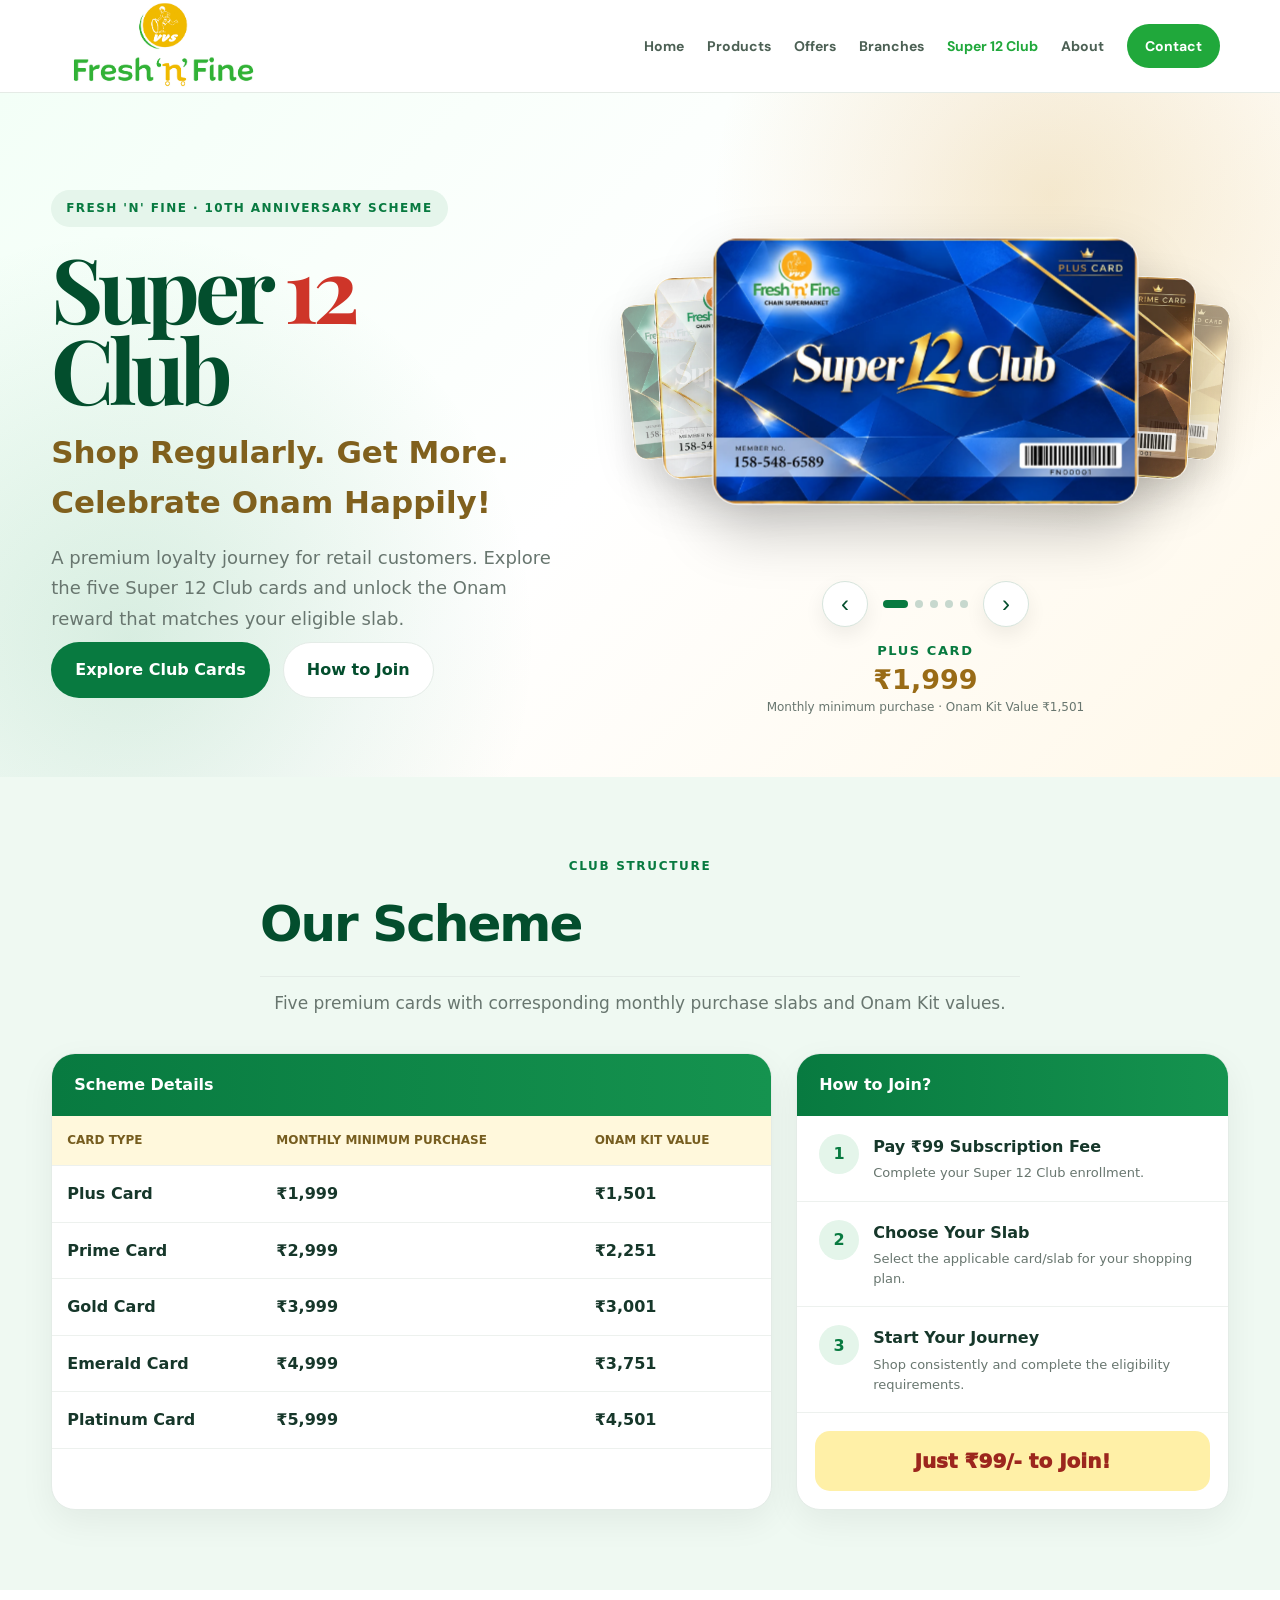
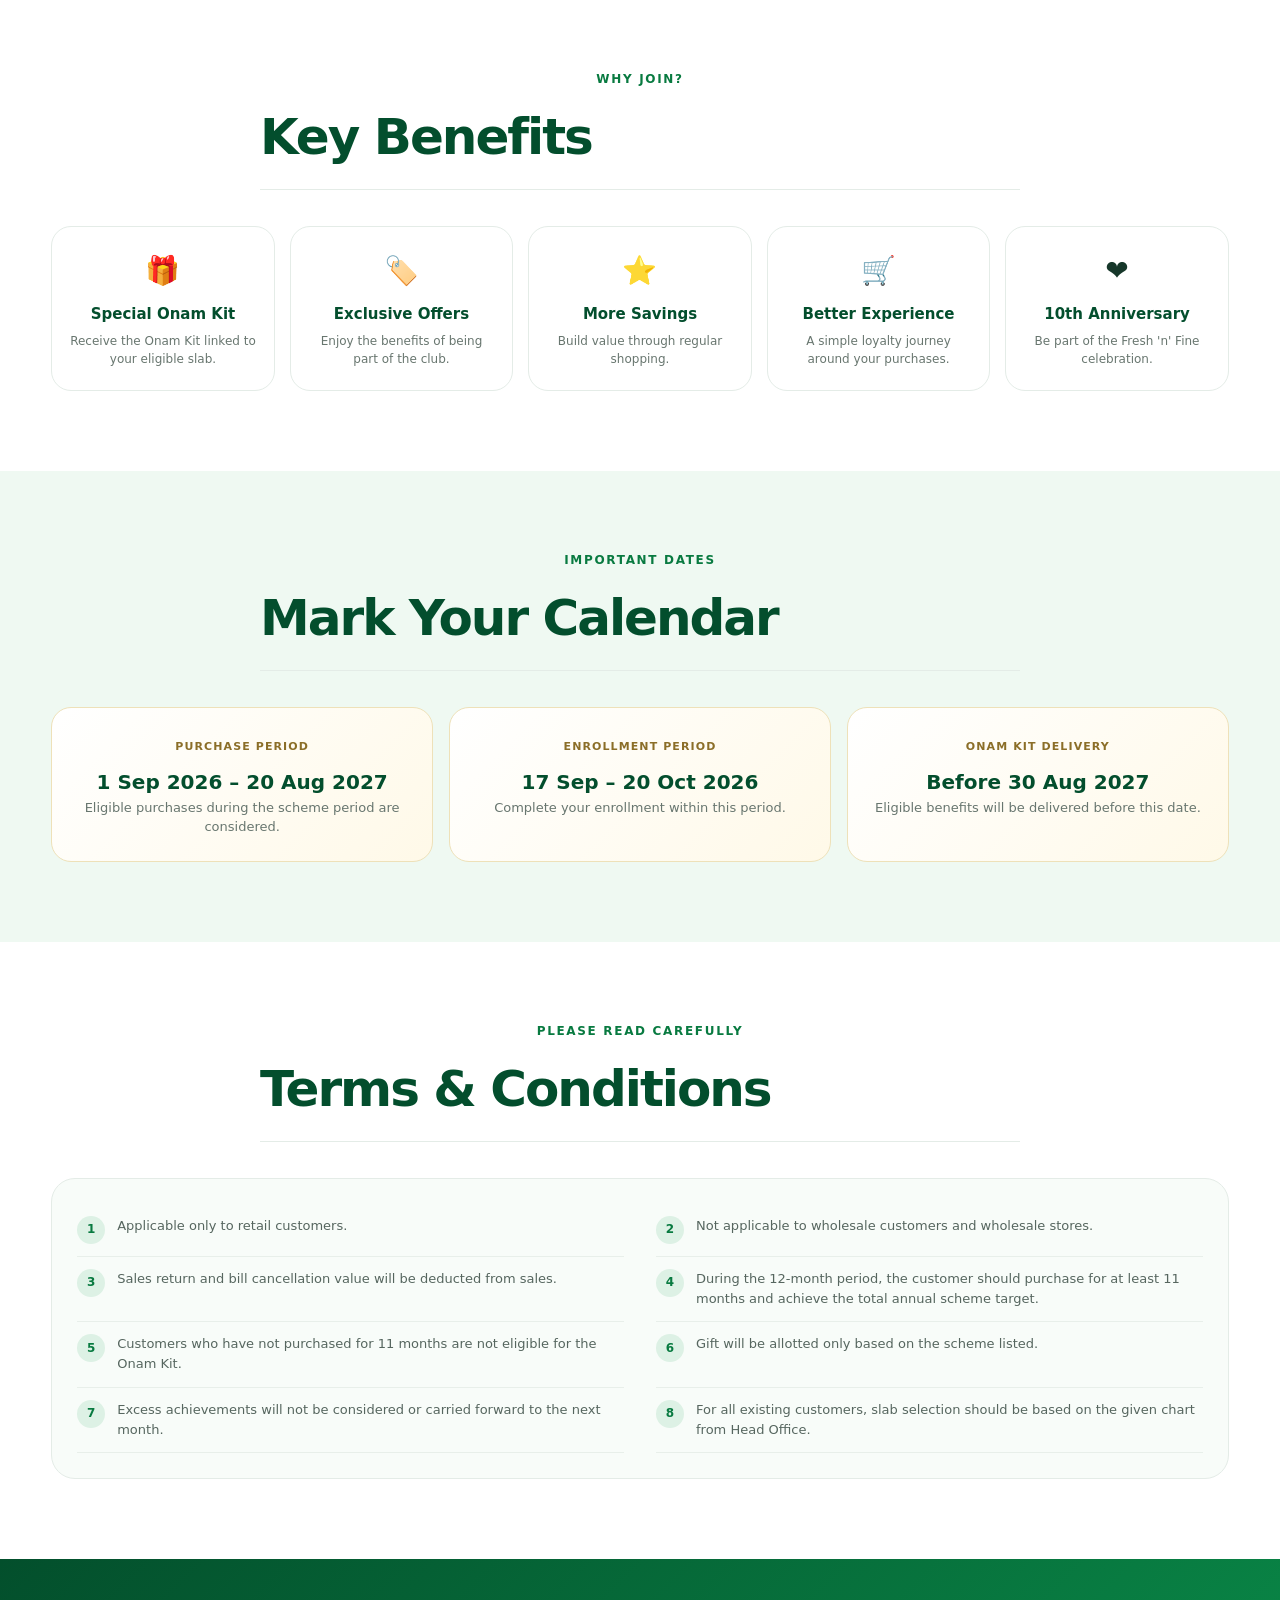
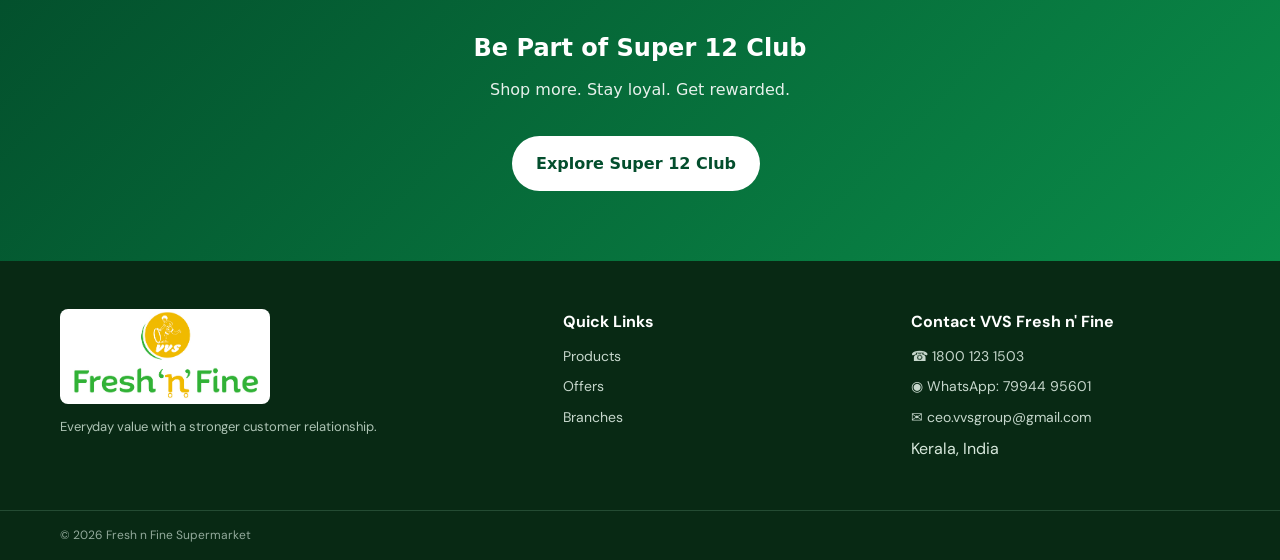
<file: privilege.html>
<!DOCTYPE html>
<html lang="en">
 <head>
  <meta charset="utf-8"/>
  <meta content="width=device-width, initial-scale=1" name="viewport"/>
  <title>
   Fresh n Fine | Super 12 Club
  </title>
  <link href="style.css" rel="stylesheet"/>
  <style>
   .s12-page{
 --green:#087a40;--deep:#034e2d;--gold:#d2a23c;--ink:#16372a;
 --muted:#68766f;--cream:#fffaf0;--line:#e4ece7
}
.s12-page*{box-sizing:border-box}
.s12-page{scroll-behavior:smooth}
.s12-page{margin:0;font-family:Inter,system-ui,-apple-system,"Segoe UI",sans-serif;color:var(--ink);background:#fff}
.s12-page .container{width:min(1180px,92%);margin:auto}
.s12-page .hero{position:relative;overflow:hidden;background:
 radial-gradient(circle at 82% 15%,rgba(210,162,60,.24),transparent 28%),
 radial-gradient(circle at 10% 80%,rgba(30,145,79,.16),transparent 32%),
 linear-gradient(135deg,#f3fff7,#fff,#fff8e9);padding:78px 0 60px}
.s12-page .hero-grid{display:grid;grid-template-columns:.92fr 1.08fr;gap:54px;align-items:center}
.s12-page .badge{display:inline-block;padding:9px 15px;background:#e5f5eb;color:var(--green);border-radius:99px;font-size:12px;font-weight:900;letter-spacing:.12em;text-transform:uppercase}
.s12-page h1{font-size:clamp(55px,7vw,90px);line-height:.9;letter-spacing:-.06em;color:var(--deep);margin:20px 0}
.s12-page h1 em{font-style:normal;color:#ce3529}
.s12-page .hero h2{font-size:clamp(22px,2.5vw,31px);color:#80601d;margin:0 0 15px}
.s12-page .hero p{font-size:18px;line-height:1.7;color:var(--muted);max-width:590px}
.s12-page .btn{display:inline-flex;padding:14px 23px;border-radius:99px;font-weight:900;text-decoration:none;margin:8px 8px 0 0}
.s12-page .primary{background:var(--green);color:white}
.s12-page .secondary{background:white;border:1px solid var(--line);color:var(--deep)}

.s12-page .deck-area{min-height:520px;display:flex;flex-direction:column;align-items:center;justify-content:center;position:relative;overflow:visible}
.s12-page .card-stage{position:relative;width:min(540px,100%);height:400px;perspective:1300px;margin:0 auto}
.s12-page .deck-card{position:absolute;width:min(400px,74%);aspect-ratio:1583/994;left:50%;top:50%;
 transform-origin:center center;border-radius:24px;overflow:hidden;
 box-shadow:0 25px 55px rgba(0,0,0,.22);border:1px solid rgba(255,255,255,.7);
 transition:transform .75s cubic-bezier(.22,.8,.24,1),opacity .75s ease,filter .75s ease,z-index 0s;
 background:#fff;will-change:transform}
.s12-page .deck-card img{display:block;width:100%;height:100%;object-fit:cover}
.s12-page .deck-card.pos-0{transform:translate(-50%,-50%) translateZ(80px) rotateY(0) scale(1);opacity:1;z-index:5;filter:none}
.s12-page .deck-card.pos-1{transform:translate(-50%,-50%) translateX(27%) translateZ(-20px) rotateY(-12deg) rotateZ(3deg) scale(.80);opacity:.82;z-index:4;filter:saturate(.9)}
.s12-page .deck-card.pos-2{transform:translate(-50%,-50%) translateX(46%) translateZ(-70px) rotateY(-16deg) rotateZ(6deg) scale(.64);opacity:.48;z-index:3;filter:saturate(.75)}
.s12-page .deck-card.pos-3{transform:translate(-50%,-50%) translateX(-27%) translateZ(-20px) rotateY(12deg) rotateZ(-3deg) scale(.80);opacity:.82;z-index:4;filter:saturate(.9)}
.s12-page .deck-card.pos-4{transform:translate(-50%,-50%) translateX(-46%) translateZ(-70px) rotateY(16deg) rotateZ(-6deg) scale(.64);opacity:.48;z-index:3;filter:saturate(.75)}
.s12-page .deck-card.hidden{transform:translate(-50%,-50%) scale(.45);opacity:0;z-index:1}
.s12-page .deck-controls{display:flex;align-items:center;gap:15px;margin-top:10px}
.s12-page .arrow{width:46px;height:46px;border-radius:50%;border:1px solid #d7e5dd;background:white;color:var(--deep);font-size:24px;cursor:pointer;box-shadow:0 8px 20px rgba(0,0,0,.07)}
.s12-page .dots{display:flex;gap:7px}
.s12-page .dot{width:8px;height:8px;border:0;border-radius:50%;padding:0;background:#c7d8ce;cursor:pointer;transition:.25s}
.s12-page .dot.active{width:25px;border-radius:99px;background:var(--green)}
.s12-page .card-info{position:relative;margin-top:14px;min-height:74px;text-align:center}
.s12-page .card-detail{display:none}
.s12-page .card-detail.active{display:flex;flex-direction:column;align-items:center;animation:fade .4s ease}
.s12-page .detail-label{font-size:13px;text-transform:uppercase;letter-spacing:.12em;color:var(--green);font-weight:900}
.s12-page .card-detail strong{font-size:27px;color:#996b16;line-height:1.1;margin:3px 0}
.s12-page .card-detail small{font-size:12px;color:var(--muted)}
@keyframes fade{from{opacity:0;transform:translateY(5px)}to{opacity:1;transform:none}}

.s12-page .section{padding:80px 0}
.s12-page .alt{background:#eff9f2}
.s12-page .center{max-width:760px;text-align:center;margin:0 auto 36px}
.s12-page .eyebrow{font-size:12px;color:var(--green);font-weight:900;letter-spacing:.14em;text-transform:uppercase}
.s12-page h2.section-title{font-size:clamp(34px,4vw,50px);color:var(--deep);margin:8px 0 12px;letter-spacing:-.04em}
.s12-page .center p{font-size:17px;line-height:1.65;color:var(--muted)}
.s12-page .grid2{display:grid;grid-template-columns:1.25fr .75fr;gap:24px}
.s12-page .panel{background:#fff;border:1px solid var(--line);border-radius:24px;overflow:hidden;box-shadow:0 12px 35px rgba(0,0,0,.06)}
.s12-page .panel-head{background:linear-gradient(90deg,var(--green),#15934f);color:white;padding:18px 22px;font-weight:900}
.s12-page table{width:100%;border-collapse:collapse}
.s12-page th, .s12-page td{padding:15px;border-bottom:1px solid #edf1ee;text-align:left}
.s12-page th{background:#fff8dc;color:#765d1f;font-size:12px;text-transform:uppercase}
.s12-page td{font-weight:700}
.s12-page .step{display:flex;gap:14px;padding:18px 22px;border-bottom:1px solid #edf1ee}
.s12-page .num{width:40px;height:40px;border-radius:50%;background:#e4f5ea;color:var(--green);display:grid;place-items:center;font-weight:900;flex:none}
.s12-page .step h3{font-size:16px;margin:0 0 4px} .s12-page .step p{margin:0;color:var(--muted);font-size:13px;line-height:1.5}
.s12-page .join{margin:18px;background:#fff0a7;color:#9c261d;border-radius:15px;padding:14px;text-align:center;font-size:20px;font-weight:950}
.s12-page .benefits{display:grid;grid-template-columns:repeat(5,1fr);gap:15px}
.s12-page .benefit{padding:22px 16px;text-align:center;border:1px solid var(--line);border-radius:20px}
.s12-page .benefit .i{font-size:28px} .s12-page .benefit h3{font-size:15px;color:var(--deep);margin:8px 0 6px}
.s12-page .benefit p{margin:0;color:var(--muted);font-size:12px;line-height:1.5}
.s12-page .dates{display:grid;grid-template-columns:repeat(3,1fr);gap:16px}
.s12-page .date{background:linear-gradient(135deg,#fff,#fff9e8);border:1px solid #eee1b9;border-radius:20px;padding:24px;text-align:center}
.s12-page .date small{color:#8b6e28;text-transform:uppercase;font-size:11px;font-weight:900;letter-spacing:.1em}
.s12-page .date strong{display:block;color:var(--deep);font-size:20px;margin-top:8px}
.s12-page .date p{color:var(--muted);font-size:13px;line-height:1.5}
.s12-page .terms{background:#f8fcf9;border:1px solid var(--line);border-radius:24px;padding:25px}
.s12-page .terms ol{list-style:none;padding:0;margin:0;display:grid;grid-template-columns:1fr 1fr;gap:0 32px}
.s12-page .terms li{display:grid;grid-template-columns:30px 1fr;gap:10px;padding:12px 0;border-bottom:1px solid #e8efea}
.s12-page .terms li span{width:28px;height:28px;border-radius:50%;background:#ddf1e5;color:var(--green);display:grid;place-items:center;font-size:12px;font-weight:900}
.s12-page .terms li div{color:#56665f;font-size:13px;line-height:1.55}
.s12-page .final{padding:70px 0;background:linear-gradient(135deg,#034f2c,#0a8c49);color:white;text-align:center}
.s12-page .final h2{color:white;margin:0 0 10px} .s12-page .final p{max-width:650px;margin:0 auto 25px;line-height:1.6;opacity:.9}
.s12-page .final .primary{background:#fff;color:var(--deep)}
.s12-page footer{padding:23px;text-align:center;color:#74827c;font-size:12px;background:#f7faf8}

@media(max-width:980px){
 .s12-page .hero-grid{grid-template-columns:1fr} .s12-page .deck-area{min-height:500px}
 .s12-page .grid2{grid-template-columns:1fr} .s12-page .benefits{grid-template-columns:repeat(3,1fr)}
}
@media(max-width:680px){
 .s12-page .hero{padding:55px 0 40px} .s12-page .section{padding:60px 0}
 .s12-page .card-stage{height:300px;width:100%} .s12-page .deck-card{width:82%;border-radius:18px}
 .s12-page .deck-card.pos-1{transform:translate(-50%,-50%) translateX(22%) translateZ(-20px) rotateY(-9deg) rotateZ(2deg) scale(.74)}
 .s12-page .deck-card.pos-2{transform:translate(-50%,-50%) translateX(38%) translateZ(-60px) rotateY(-12deg) rotateZ(4deg) scale(.58)}
 .s12-page .deck-card.pos-3{transform:translate(-50%,-50%) translateX(-22%) translateZ(-20px) rotateY(9deg) rotateZ(-2deg) scale(.74)}
 .s12-page .deck-card.pos-4{transform:translate(-50%,-50%) translateX(-38%) translateZ(-60px) rotateY(12deg) rotateZ(-4deg) scale(.58)}
 .s12-page .benefits{grid-template-columns:1fr 1fr} .s12-page .dates{grid-template-columns:1fr}
 .s12-page .terms ol{grid-template-columns:1fr}
}
@media(max-width:430px){
 .s12-page .benefits{grid-template-columns:1fr} .s12-page .card-stage{height:245px} .s12-page .deck-area{min-height:455px}
}
  </style>
 </head>
 <body>
  <header class="header">
   <div class="container nav-wrap">
    <a class="brand" href="index.html">
     <img alt="Fresh n Fine" src="assets/fresh-n-fine-logo.jpg"/>
    </a>
    <button aria-label="Open navigation" class="menu-toggle">
     ☰
    </button>
    <nav class="nav">
     <a href="index.html">
      Home
     </a>
     <a href="products.html">
      Products
     </a>
     <a href="offers.html">
      Offers
     </a>
     <a href="branches.html">
      Branches
     </a>
     <a class="active" href="privilege.html">
      Super 12 Club
     </a>
     <a href="about.html">
      About
     </a>
     <a class="nav-button" href="contact.html">
      Contact
     </a>
    </nav>
   </div>
  </header>
  <main class="s12-page">
   <section class="hero">
    <div class="container hero-grid">
     <div>
      <span class="badge">
       Fresh 'n' Fine &middot; 10th Anniversary Scheme
      </span>
      <h1>
       Super
       <em>
        12
       </em>
       <br/>
       Club
      </h1>
      <h2>
       Shop Regularly. Get More. Celebrate Onam Happily!
      </h2>
      <p>
       A premium loyalty journey for retail customers. Explore the five Super 12 Club cards and unlock the Onam reward that matches your eligible slab.
      </p>
      <a class="btn primary" href="#cards">
       Explore Club Cards
      </a>
      <a class="btn secondary" href="#join">
       How to Join
      </a>
     </div>
     <div class="deck-area" id="cards">
      <div class="card-stage" id="stage">
       <div class="deck-card" data-index="0">
        <img alt="Plus Card" decoding="async" loading="eager" src="assets/super12/card-plus.webp"/>
       </div>
       <div class="deck-card" data-index="1">
        <img alt="Prime Card" decoding="async" loading="lazy" src="assets/super12/card-prime.webp"/>
       </div>
       <div class="deck-card" data-index="2">
        <img alt="Gold Card" decoding="async" loading="lazy" src="assets/super12/card-gold.webp"/>
       </div>
       <div class="deck-card" data-index="3">
        <img alt="Emerald Card" decoding="async" loading="lazy" src="assets/super12/card-emerald.webp"/>
       </div>
       <div class="deck-card" data-index="4">
        <img alt="Platinum Card" decoding="async" loading="lazy" src="assets/super12/card-platinum.webp"/>
       </div>
      </div>
      <div class="deck-controls">
       <button aria-label="Previous card" class="arrow" id="prev">
        &lsaquo;
       </button>
       <div class="dots">
        <button aria-label="Show Plus Card" class="dot" data-dot="0">
        </button>
        <button aria-label="Show Prime Card" class="dot" data-dot="1">
        </button>
        <button aria-label="Show Gold Card" class="dot" data-dot="2">
        </button>
        <button aria-label="Show Emerald Card" class="dot" data-dot="3">
        </button>
        <button aria-label="Show Platinum Card" class="dot" data-dot="4">
        </button>
       </div>
       <button aria-label="Next card" class="arrow" id="next">
        &rsaquo;
       </button>
      </div>
      <div class="card-info">
       <div class="card-detail" data-detail="0">
        <span class="detail-label">
         Plus Card
        </span>
        <strong>
         ₹1,999
        </strong>
        <small>
         Monthly minimum purchase &middot; Onam Kit Value ₹1,501
        </small>
       </div>
       <div class="card-detail" data-detail="1">
        <span class="detail-label">
         Prime Card
        </span>
        <strong>
         ₹2,999
        </strong>
        <small>
         Monthly minimum purchase &middot; Onam Kit Value ₹2,251
        </small>
       </div>
       <div class="card-detail" data-detail="2">
        <span class="detail-label">
         Gold Card
        </span>
        <strong>
         ₹3,999
        </strong>
        <small>
         Monthly minimum purchase &middot; Onam Kit Value ₹3,001
        </small>
       </div>
       <div class="card-detail" data-detail="3">
        <span class="detail-label">
         Emerald Card
        </span>
        <strong>
         ₹4,999
        </strong>
        <small>
         Monthly minimum purchase &middot; Onam Kit Value ₹3,751
        </small>
       </div>
       <div class="card-detail" data-detail="4">
        <span class="detail-label">
         Platinum Card
        </span>
        <strong>
         ₹5,999
        </strong>
        <small>
         Monthly minimum purchase &middot; Onam Kit Value ₹4,501
        </small>
       </div>
      </div>
     </div>
    </div>
   </section>
   <section class="section alt">
    <div class="container">
     <div class="center">
      <div class="eyebrow">
       Club Structure
      </div>
      <h2 class="section-title">
       Our Scheme
      </h2>
      <p>
       Five premium cards with corresponding monthly purchase slabs and Onam Kit values.
      </p>
     </div>
     <div class="grid2">
      <div class="panel">
       <div class="panel-head">
        Scheme Details
       </div>
       <div style="overflow:auto">
        <table>
         <thead>
          <tr>
           <th>
            Card Type
           </th>
           <th>
            Monthly Minimum Purchase
           </th>
           <th>
            Onam Kit Value
           </th>
          </tr>
         </thead>
         <tbody>
          <tr>
           <td>
            Plus Card
           </td>
           <td>
            ₹1,999
           </td>
           <td>
            ₹1,501
           </td>
          </tr>
          <tr>
           <td>
            Prime Card
           </td>
           <td>
            ₹2,999
           </td>
           <td>
            ₹2,251
           </td>
          </tr>
          <tr>
           <td>
            Gold Card
           </td>
           <td>
            ₹3,999
           </td>
           <td>
            ₹3,001
           </td>
          </tr>
          <tr>
           <td>
            Emerald Card
           </td>
           <td>
            ₹4,999
           </td>
           <td>
            ₹3,751
           </td>
          </tr>
          <tr>
           <td>
            Platinum Card
           </td>
           <td>
            ₹5,999
           </td>
           <td>
            ₹4,501
           </td>
          </tr>
         </tbody>
        </table>
       </div>
      </div>
      <div class="panel" id="join">
       <div class="panel-head">
        How to Join?
       </div>
       <div class="step">
        <div class="num">
         1
        </div>
        <div>
         <h3>
          Pay ₹99 Subscription Fee
         </h3>
         <p>
          Complete your Super 12 Club enrollment.
         </p>
        </div>
       </div>
       <div class="step">
        <div class="num">
         2
        </div>
        <div>
         <h3>
          Choose Your Slab
         </h3>
         <p>
          Select the applicable card/slab for your shopping plan.
         </p>
        </div>
       </div>
       <div class="step">
        <div class="num">
         3
        </div>
        <div>
         <h3>
          Start Your Journey
         </h3>
         <p>
          Shop consistently and complete the eligibility requirements.
         </p>
        </div>
       </div>
       <div class="join">
        Just ₹99/- to Join!
       </div>
      </div>
     </div>
    </div>
   </section>
   <section class="section">
    <div class="container">
     <div class="center">
      <div class="eyebrow">
       Why Join?
      </div>
      <h2 class="section-title">
       Key Benefits
      </h2>
     </div>
     <div class="benefits">
      <div class="benefit">
       <div class="i">
        🎁
       </div>
       <h3>
        Special Onam Kit
       </h3>
       <p>
        Receive the Onam Kit linked to your eligible slab.
       </p>
      </div>
      <div class="benefit">
       <div class="i">
        🏷️
       </div>
       <h3>
        Exclusive Offers
       </h3>
       <p>
        Enjoy the benefits of being part of the club.
       </p>
      </div>
      <div class="benefit">
       <div class="i">
        ⭐
       </div>
       <h3>
        More Savings
       </h3>
       <p>
        Build value through regular shopping.
       </p>
      </div>
      <div class="benefit">
       <div class="i">
        🛒
       </div>
       <h3>
        Better Experience
       </h3>
       <p>
        A simple loyalty journey around your purchases.
       </p>
      </div>
      <div class="benefit">
       <div class="i">
        ❤️
       </div>
       <h3>
        10th Anniversary
       </h3>
       <p>
        Be part of the Fresh 'n' Fine celebration.
       </p>
      </div>
     </div>
    </div>
   </section>
   <section class="section alt">
    <div class="container">
     <div class="center">
      <div class="eyebrow">
       Important Dates
      </div>
      <h2 class="section-title">
       Mark Your Calendar
      </h2>
     </div>
     <div class="dates">
      <div class="date">
       <small>
        Purchase Period
       </small>
       <strong>
        1 Sep 2026 &ndash; 20 Aug 2027
       </strong>
       <p>
        Eligible purchases during the scheme period are considered.
       </p>
      </div>
      <div class="date">
       <small>
        Enrollment Period
       </small>
       <strong>
        17 Sep &ndash; 20 Oct 2026
       </strong>
       <p>
        Complete your enrollment within this period.
       </p>
      </div>
      <div class="date">
       <small>
        Onam Kit Delivery
       </small>
       <strong>
        Before 30 Aug 2027
       </strong>
       <p>
        Eligible benefits will be delivered before this date.
       </p>
      </div>
     </div>
    </div>
   </section>
   <section class="section">
    <div class="container">
     <div class="center">
      <div class="eyebrow">
       Please Read Carefully
      </div>
      <h2 class="section-title">
       Terms &amp; Conditions
      </h2>
     </div>
     <div class="terms">
      <ol>
       <li>
        <span>
         1
        </span>
        <div>
         Applicable only to retail customers.
        </div>
       </li>
       <li>
        <span>
         2
        </span>
        <div>
         Not applicable to wholesale customers and wholesale stores.
        </div>
       </li>
       <li>
        <span>
         3
        </span>
        <div>
         Sales return and bill cancellation value will be deducted from sales.
        </div>
       </li>
       <li>
        <span>
         4
        </span>
        <div>
         During the 12-month period, the customer should purchase for at least 11 months and achieve the total annual scheme target.
        </div>
       </li>
       <li>
        <span>
         5
        </span>
        <div>
         Customers who have not purchased for 11 months are not eligible for the Onam Kit.
        </div>
       </li>
       <li>
        <span>
         6
        </span>
        <div>
         Gift will be allotted only based on the scheme listed.
        </div>
       </li>
       <li>
        <span>
         7
        </span>
        <div>
         Excess achievements will not be considered or carried forward to the next month.
        </div>
       </li>
       <li>
        <span>
         8
        </span>
        <div>
         For all existing customers, slab selection should be based on the given chart from Head Office.
        </div>
       </li>
      </ol>
     </div>
    </div>
   </section>
   <section class="final">
    <div class="container">
     <h2>
      Be Part of Super 12 Club
     </h2>
     <p>
      Shop more. Stay loyal. Get rewarded.
     </p>
     <a class="btn primary" href="#cards">
      Explore Super 12 Club
     </a>
    </div>
   </section>
  </main>
  <footer class="footer">
   <div class="container footer-grid">
    <div>
     <img alt="Fresh n Fine" class="footer-logo" src="assets/fresh-n-fine-logo.jpg"/>
     <p>
      Everyday value with a stronger customer relationship.
     </p>
    </div>
    <div>
     <h4>
      Quick Links
     </h4>
     <a href="products.html">
      Products
     </a>
     <a href="offers.html">
      Offers
     </a>
     <a href="branches.html">
      Branches
     </a>
    </div>    <div>
      <h4>Contact VVS Fresh n' Fine</h4>
      <div class="footer-contact">
        <a href="tel:18001231503">☎ 1800 123 1503</a>
        <a href="https://wa.me/917994495601" target="_blank" rel="noopener">◉ WhatsApp: 79944 95601</a>
        <a href="mailto:ceo.vvsgroup@gmail.com">✉ ceo.vvsgroup@gmail.com</a>
        <span>Kerala, India</span>
      </div>
    </div>
   </div>
   <div class="footer-bottom">
    <div class="container">
     &copy;
     <span id="year">
     </span>
     Fresh n Fine Supermarket
    </div>
   </div>
  </footer>
  <script src="script.js">
  </script>
  <script>
   const cards=[...document.querySelectorAll('.s12-page .deck-card')];const dots=[...document.querySelectorAll('.s12-page .dot')];const details=[...document.querySelectorAll('.s12-page .card-detail')];let active=0,timer;function render(){const n=cards.length;cards.forEach((card,i)=>{let diff=(i-active+n)%n;card.className='deck-card';if(diff===0)card.classList.add('pos-0');else if(diff===1)card.classList.add('pos-1');else if(diff===2)card.classList.add('pos-2');else if(diff===n-1)card.classList.add('pos-3');else if(diff===n-2)card.classList.add('pos-4');else card.classList.add('hidden')});dots.forEach((d,i)=>d.classList.toggle('active',i===active));details.forEach((d,i)=>d.classList.toggle('active',i===active))}function next(){active=(active+1)%cards.length;render()}function prev(){active=(active-1+cards.length)%cards.length;render()}document.getElementById('next').onclick=()=>{next();restart()};document.getElementById('prev').onclick=()=>{prev();restart()};dots.forEach((d,i)=>d.onclick=()=>{active=i;render();restart()});function restart(){clearInterval(timer);timer=setInterval(next,4200)}render();restart();
  </script>
 </body>
</html>
</file>
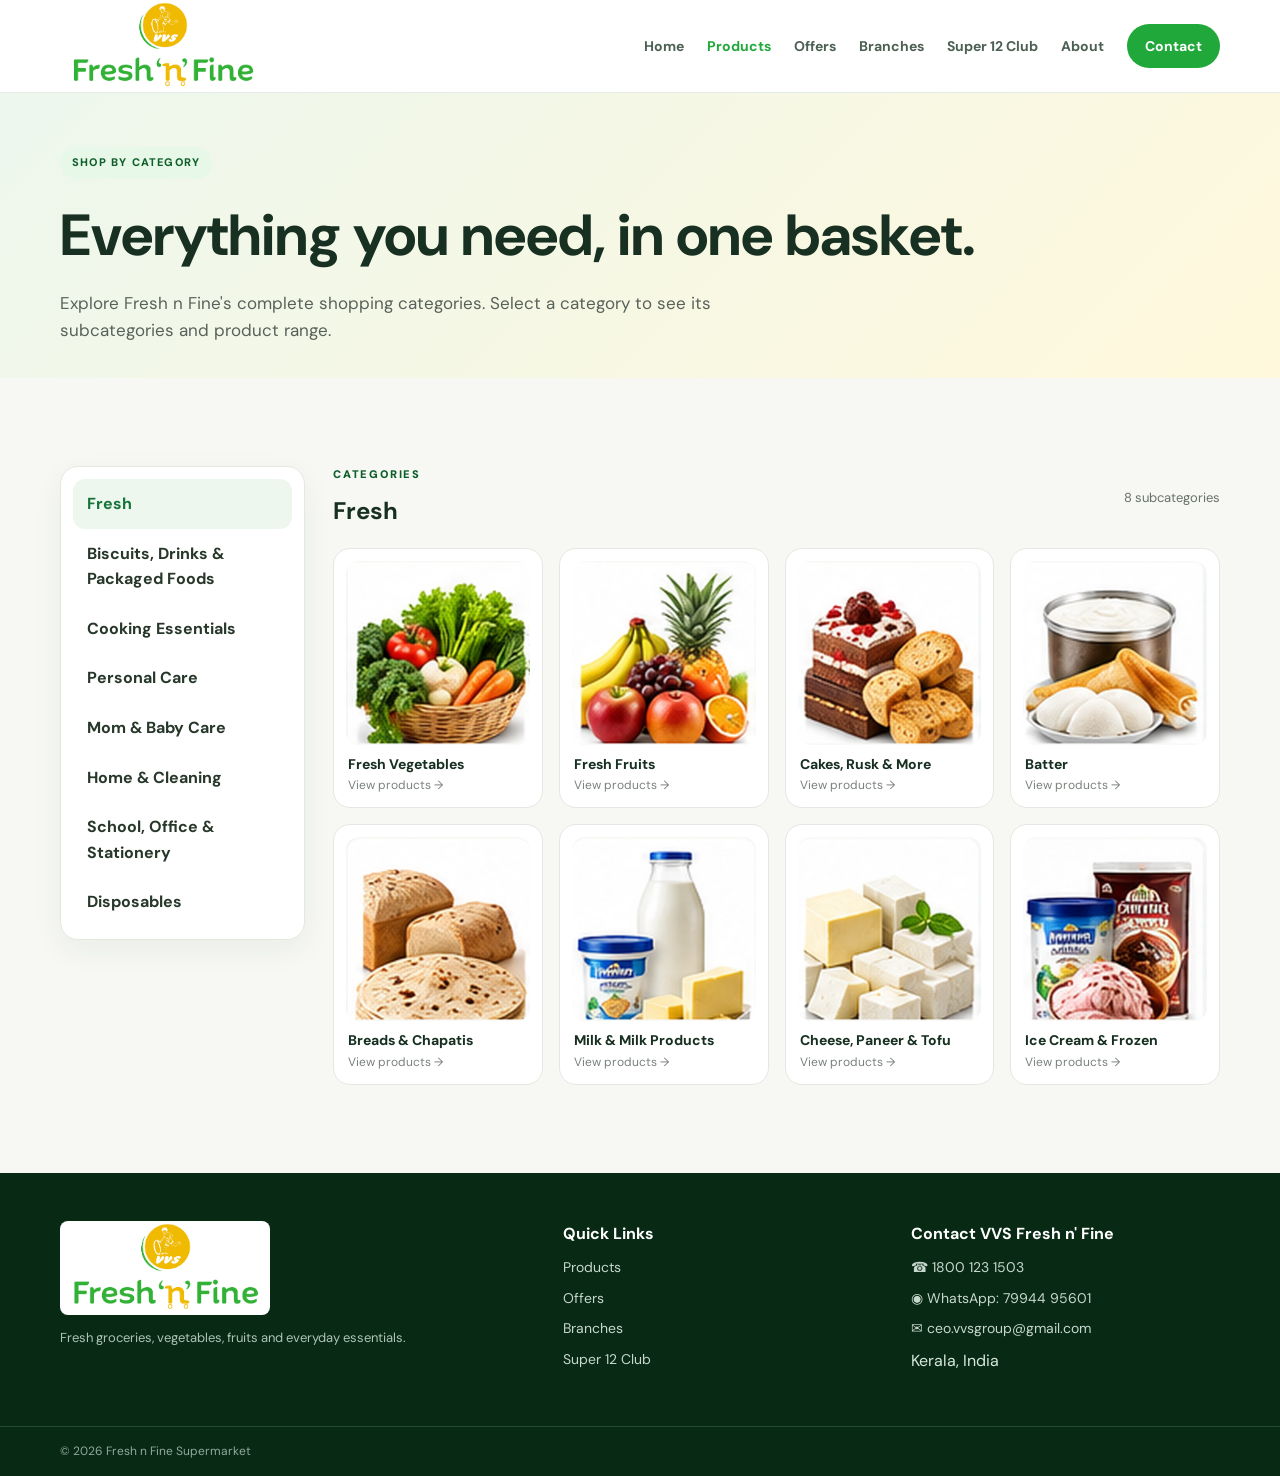
<file: products.html>
<!DOCTYPE html>
<html lang="en">
<head>
<meta charset="UTF-8">
<meta name="viewport" content="width=device-width, initial-scale=1.0">
<meta name="description" content="Shop Fresh n Fine by category — fresh produce, groceries, cooking essentials, personal care, home cleaning and more.">
<title>Fresh n Fine | Products & Categories</title>
<link rel="stylesheet" href="style.css">
<style>
/* Product/category page — works with the existing Fresh n Fine style.css */
.products-page{background:#f7f8f4}
.products-hero{padding:54px 0 34px;background:linear-gradient(135deg,#edf7ed,#fff8dc)}
.products-hero h1{margin:10px 0 8px;font-size:clamp(34px,5vw,58px)}
.products-hero p{max-width:720px;margin:0;color:#59615a;font-size:17px}
.category-layout{display:grid;grid-template-columns:245px minmax(0,1fr);gap:28px;align-items:start}
.category-sidebar{position:sticky;top:90px;background:#fff;border:1px solid #e4e8df;border-radius:18px;padding:12px;box-shadow:0 10px 30px rgba(22,49,30,.06)}
.category-sidebar button{width:100%;border:0;background:transparent;text-align:left;padding:12px 14px;border-radius:12px;font:inherit;font-weight:700;color:#27372a;cursor:pointer}
.category-sidebar button:hover,.category-sidebar button.active{background:#edf7ed;color:#15733b}
.category-main{min-width:0}
.category-toolbar{display:flex;justify-content:space-between;align-items:center;gap:15px;margin-bottom:18px}
.category-toolbar h2{margin:0}
.category-count{font-size:13px;color:#687269}
.subcategory-grid{display:grid;grid-template-columns:repeat(4,minmax(0,1fr));gap:16px}
.subcategory-card{display:block;background:#fff;border:1px solid #e5e8e2;border-radius:17px;padding:12px;text-decoration:none;color:inherit;transition:.2s;min-width:0}
.subcategory-card:hover{transform:translateY(-3px);box-shadow:0 12px 28px rgba(22,49,30,.10);border-color:#c9ddc8}
.subcategory-card.subcategory-focus{border-color:#17753b;box-shadow:0 0 0 3px rgba(23,117,59,.16),0 12px 28px rgba(22,49,30,.12)}
.subcategory-image{width:100%;aspect-ratio:1/1;object-fit:cover;border-radius:13px;background:#eef2ea;display:block}
.subcategory-name{font-weight:750;font-size:14px;line-height:1.25;margin:11px 2px 3px}
.subcategory-hint{font-size:12px;color:#7a817b;margin:0 2px}
.mobile-category-nav{display:none}
@media(max-width:1000px){.subcategory-grid{grid-template-columns:repeat(3,minmax(0,1fr))}}
@media(max-width:760px){
  .products-hero{padding:38px 0 28px}
  .category-layout{display:block}
  .category-sidebar{display:none}
  .mobile-category-nav{display:flex;gap:8px;overflow:auto;padding:4px 0 14px;scrollbar-width:none}
  .mobile-category-nav::-webkit-scrollbar{display:none}
  .mobile-category-nav button{white-space:nowrap;border:1px solid #dfe5db;background:#fff;border-radius:999px;padding:9px 14px;font-weight:700;cursor:pointer}
  .mobile-category-nav button.active{background:#17753b;color:#fff;border-color:#17753b}
  .subcategory-grid{grid-template-columns:repeat(2,minmax(0,1fr));gap:12px}
  .category-toolbar{align-items:flex-end}
}
@media(max-width:380px){.subcategory-grid{grid-template-columns:1fr 1fr}.subcategory-name{font-size:13px}}
</style>
</head>
<body>
<header class="header">
  <div class="container nav-wrap">
    <a class="brand" href="index.html">
      <img src="assets/fresh-n-fine-logo.jpg" alt="Fresh n Fine Supermarket logo">
    </a>
    <button class="menu-toggle" aria-label="Open navigation">☰</button>
    <nav class="nav">
      <a href="index.html">Home</a>
      <a class="active" href="products.html">Products</a>
      <a href="offers.html">Offers</a>
      <a href="branches.html">Branches</a>
      <a href="privilege.html">Super 12 Club</a>
      <a href="about.html">About</a>
      <a class="nav-button" href="contact.html">Contact</a>
    </nav>
  </div>
</header>

<main class="products-page">
<section class="products-hero">
  <div class="container">
    <span class="pill">SHOP BY CATEGORY</span>
    <h1>Everything you need, in one basket.</h1>
    <p>Explore Fresh n Fine's complete shopping categories. Select a category to see its subcategories and product range.</p>
  </div>
</section>

<section class="section">
  <div class="container">
    <div id="mobileCategoryNav" class="mobile-category-nav" aria-label="Categories"></div>
    <div class="category-layout">
      <aside id="categorySidebar" class="category-sidebar" aria-label="Product categories"></aside>
      <div class="category-main">
        <div class="category-toolbar">
          <div>
            <span class="section-kicker">CATEGORIES</span>
            <h2 id="categoryTitle">Fresh</h2>
          </div>
          <span class="category-count" id="categoryCount"></span>
        </div>
        <div id="subcategoryGrid" class="subcategory-grid"></div>
      </div>
    </div>
  </div>
</section>
</main>

<footer class="footer">
  <div class="container footer-grid">
    <div>
      <img src="assets/fresh-n-fine-logo.jpg" class="footer-logo" alt="Fresh n Fine logo">
      <p>Fresh groceries, vegetables, fruits and everyday essentials.</p>
    </div>
    <div>
      <h4>Quick Links</h4>
      <a href="products.html">Products</a>
      <a href="offers.html">Offers</a>
      <a href="branches.html">Branches</a>
      <a href="privilege.html">Super 12 Club</a>
    </div>
    <div>
      <h4>Contact VVS Fresh n' Fine</h4>
      <div class="footer-contact">
        <a href="tel:18001231503">☎ 1800 123 1503</a>
        <a href="https://wa.me/917994495601" target="_blank" rel="noopener">◉ WhatsApp: 79944 95601</a>
        <a href="mailto:ceo.vvsgroup@gmail.com">✉ ceo.vvsgroup@gmail.com</a>
        <span>Kerala, India</span>
      </div>
    </div>
  </div>
  <div class="footer-bottom"><div class="container">© <span id="year"></span> Fresh n Fine Supermarket</div></div>
</footer>

<script src="script.js"></script>
<script src="category-data.js"></script>
<script>
(function () {
  const categories = window.FNF_CATEGORIES || [];
  const sidebar = document.getElementById("categorySidebar");
  const mobileNav = document.getElementById("mobileCategoryNav");
  const grid = document.getElementById("subcategoryGrid");
  const title = document.getElementById("categoryTitle");
  const count = document.getElementById("categoryCount");

  function render(index) {
    const category = categories[index];
    if (!category) return;

    title.textContent = category.name;
    count.textContent = category.subcategories.length + " subcategories";

    sidebar.querySelectorAll("button").forEach((b, i) => b.classList.toggle("active", i === index));
    mobileNav.querySelectorAll("button").forEach((b, i) => b.classList.toggle("active", i === index));

    grid.innerHTML = category.subcategories.map(item => `
      <a class="subcategory-card" href="#${item.slug}" aria-label="${item.name}">
        <img class="subcategory-image" src="${item.image}" alt="${item.name}" loading="lazy">
        <div class="subcategory-name">${item.name}</div>
        <p class="subcategory-hint">View products →</p>
      </a>
    `).join("");

    history.replaceState(null, "", "#" + category.slug);
  }

  function addButton(container, category, index) {
    const button = document.createElement("button");
    button.type = "button";
    button.textContent = category.name;
    button.addEventListener("click", () => render(index));
    container.appendChild(button);
  }

  categories.forEach((category, index) => {
    addButton(sidebar, category, index);
    addButton(mobileNav, category, index);
  });

  const hash = decodeURIComponent(location.hash.replace("#", ""));
  let initialIndex = categories.findIndex(c => c.slug === hash);
  let requestedSubcategory = null;
  if (initialIndex < 0) {
    initialIndex = categories.findIndex(c => c.subcategories.some(item => item.slug === hash));
    if (initialIndex >= 0) requestedSubcategory = hash;
  }
  if (initialIndex < 0) initialIndex = 0;
  render(initialIndex);

  if (requestedSubcategory) {
    requestAnimationFrame(() => {
      const card = document.querySelector(`[href="#${CSS.escape(requestedSubcategory)}"]`);
      if (card) {
        card.scrollIntoView({behavior:"smooth", block:"center"});
        card.classList.add("subcategory-focus");
        setTimeout(() => card.classList.remove("subcategory-focus"), 1800);
      }
    });
  }

  const year = document.getElementById("year");
  if (year) year.textContent = new Date().getFullYear();
})();
</script>
</body>
</html>
</file>
<file: style.css>
@import url('https://fonts.googleapis.com/css2?family=DM+Sans:wght@400;500;600;700&family=Playfair+Display:wght@700;800&display=swap');
:root{--green:#20a83b;--green-dark:#0e5e2a;--green-deep:#073b1c;--yellow:#f5b900;--orange:#f39a00;--cream:#fff8e6;--text:#173022;--muted:#66766d;--line:#e5ebe6;--white:#fff;--shadow:0 18px 50px rgba(12,64,30,.10)}
*{box-sizing:border-box;margin:0;padding:0}html{scroll-behavior:smooth}body{font-family:"DM Sans",Arial,sans-serif;color:var(--text);background:#fff;line-height:1.6}a{text-decoration:none;color:inherit}.container{width:min(1160px,92%);margin:auto}
.topbar{background:var(--green-deep);color:#d9f6df;font-size:12px}.topbar-inner{display:flex;justify-content:space-between;padding:8px 0}.header{position:sticky;top:0;z-index:50;background:rgba(255,255,255,.96);backdrop-filter:blur(10px);border-bottom:1px solid var(--line)}.nav-wrap{display:flex;align-items:center;justify-content:space-between;min-height:88px;gap:20px}.brand img{width:205px;height:auto;display:block}.nav{display:flex;align-items:center;gap:23px;font-size:14px;font-weight:700}.nav a{padding:10px 0;color:#4c6054}.nav a:hover,.nav a.active{color:var(--green)}.nav-button{background:var(--green);color:#fff!important;border-radius:999px;padding:11px 18px!important}.menu-toggle{display:none;border:0;background:none;font-size:28px;color:var(--green-deep)}
.hero{position:relative;overflow:hidden;background:linear-gradient(135deg,#f3fff4 0%,#fffdf4 48%,#fff 100%);padding:84px 0 70px}.hero-grid{display:grid;grid-template-columns:1.02fr .98fr;gap:56px;align-items:center;position:relative;z-index:2}.pill{display:inline-block;background:#e7f8e8;color:var(--green-dark);padding:7px 12px;border-radius:999px;font-weight:800;font-size:11px;letter-spacing:1.2px}.hero h1,.page-hero h1{font-family:"Playfair Display",Georgia,serif;font-size:clamp(48px,6vw,76px);line-height:1.01;letter-spacing:-2.8px;margin:17px 0}.hero h1 span{color:var(--green)}.hero-copy>p:not(.pill){font-size:18px;color:var(--muted);max-width:600px}.hero-buttons{display:flex;gap:12px;flex-wrap:wrap;margin:28px 0 18px}.btn{display:inline-flex;align-items:center;justify-content:center;border-radius:11px;padding:13px 18px;font-weight:800;border:1px solid transparent;cursor:pointer}.btn-primary{background:var(--green);color:#fff}.btn-primary:hover{background:#14882d}.btn-secondary{border-color:#bad3c0;background:#fff;color:var(--green-dark)}.btn-yellow{background:var(--yellow);color:#3d3200}.btn-dark{background:var(--green-deep);color:#fff}.btn-light{background:#fff;color:var(--green-dark)}.hero-trust{display:flex;gap:14px;flex-wrap:wrap;color:#65766b;font-size:12px}.hero-visual{min-height:470px;position:relative;background:radial-gradient(circle at 50% 45%,#fff 0 25%,#fff7d9 26% 47%,transparent 48%),linear-gradient(160deg,#ffe9a6,#fffdf3);border-radius:40px;box-shadow:var(--shadow);overflow:hidden}.hero-visual:after{content:"";position:absolute;inset:20px;border:2px dashed rgba(32,168,59,.18);border-radius:32px}.fresh-badge{position:absolute;right:22px;top:22px;background:var(--yellow);color:var(--green-deep);width:105px;height:105px;border-radius:50%;display:grid;place-content:center;text-align:center;line-height:1.1;font-weight:800;font-size:12px;z-index:3}.fresh-badge strong{font-size:16px}.produce-orbit{position:absolute;z-index:3;width:76px;height:76px;border-radius:50%;display:grid;place-items:center;background:#fff;box-shadow:0 10px 28px rgba(23,48,34,.12);font-size:40px}.orbit-a{left:12%;top:20%}.orbit-b{right:17%;top:31%}.orbit-c{left:20%;bottom:18%}.orbit-d{right:13%;bottom:17%}.basket{position:absolute;left:50%;bottom:45px;transform:translateX(-50%);width:74%;padding:26px 20px 32px;background:var(--green);border-radius:34px 34px 22px 22px;color:#fff;text-align:center;box-shadow:0 18px 35px rgba(20,120,46,.25)}.basket:before{content:"";position:absolute;left:10%;right:10%;top:-25px;height:40px;border:10px solid var(--green);border-bottom:0;border-radius:40px 40px 0 0}.basket-label{font-weight:900;letter-spacing:1px;font-size:13px}.basket-items{font-size:54px;line-height:1.1;margin-top:7px}
.quick-links{background:#fff;border-bottom:1px solid var(--line)}.quick-grid{display:grid;grid-template-columns:repeat(4,1fr)}.quick-grid>a{display:flex;align-items:center;gap:13px;padding:22px 18px;border-right:1px solid var(--line)}.quick-grid>a:last-child{border-right:0}.quick-grid>a>span{font-size:30px}.quick-grid b{display:block}.quick-grid small{display:block;color:#77867d;font-size:12px}
.section{padding:88px 0}.heading-row{display:flex;align-items:end;justify-content:space-between;gap:20px;margin-bottom:30px}.section-kicker{display:block;color:var(--green-dark);font-size:11px;letter-spacing:1.8px;font-weight:900;margin-bottom:8px}.section-kicker.light{color:#d6f6dd}.heading-row h2,.produce-copy h2,.privilege-box h2,.cta h2{font-family:"Playfair Display",Georgia,serif;font-size:39px;line-height:1.12;letter-spacing:-1.2px}.text-link{color:var(--green);font-weight:800}.category-grid{display:grid;grid-template-columns:repeat(4,1fr);gap:17px}.category-card{position:relative;min-height:260px;padding:25px;border-radius:22px;border:1px solid rgba(0,0,0,.04);overflow:hidden}.category-card>span{font-size:11px;font-weight:900;opacity:.55}.category-icon{font-size:47px;margin:20px 0}.category-card h3{font-size:24px}.category-card p{font-size:14px;margin-top:4px;color:#627067}.category-green{background:#e9f8ea}.category-yellow{background:#fff4cb}.category-cream{background:#fffaf0}.category-dark{background:var(--green-deep);color:#fff}.category-dark p{color:#c2d7c9}
.offer-banner{background:var(--green-deep);color:#fff;padding:52px 0;position:relative;overflow:hidden}.offer-banner:after{content:"";position:absolute;right:-100px;top:-110px;width:300px;height:300px;background:var(--yellow);border-radius:50%;opacity:.9}.offer-banner-inner{display:flex;align-items:center;justify-content:space-between;gap:25px;position:relative;z-index:2}.offer-banner h2{font-family:"Playfair Display",Georgia,serif;font-size:42px}.offer-banner p{color:#c7ddd0;max-width:660px}
.produce-grid{display:grid;grid-template-columns:1.05fr .95fr;gap:55px;align-items:center}.produce-photo{min-height:470px;border-radius:30px;background:linear-gradient(135deg,rgba(9,84,28,.35),rgba(9,84,28,.65)),url("assets/fresh-n-fine-logo.jpg") center/cover no-repeat;position:relative;overflow:hidden}.produce-photo:after{content:"🥬  🍅  🥕  🍊  🍎  🥦";position:absolute;left:25px;bottom:25px;font-size:46px;word-spacing:12px;filter:drop-shadow(0 7px 8px rgba(0,0,0,.15))}.photo-overlay{position:absolute;left:28px;right:28px;top:28px;color:#fff}.photo-overlay h2{font-family:"Playfair Display",Georgia,serif;font-size:42px;max-width:520px;line-height:1.05}.photo-overlay p{max-width:560px;margin-top:12px;color:#e8f7ed}.produce-copy>p{color:var(--muted);margin:14px 0}.check-list{display:grid;gap:9px;margin:18px 0 25px}.check-list div{font-weight:700;font-size:14px}
.privilege-preview{background:var(--cream);padding:72px 0}.privilege-box{display:grid;grid-template-columns:360px 1fr;gap:55px;align-items:center}.privilege-box p{color:var(--muted);margin:15px 0 22px}.privilege-card-art,.card-mock{border-radius:23px;background:linear-gradient(135deg,#07130d,#173e26 60%,#e6a900);color:#fff;padding:24px;min-height:225px;box-shadow:0 22px 45px rgba(20,50,30,.2);position:relative;overflow:hidden}.privilege-card-art:after,.card-mock:after{content:"";position:absolute;right:-50px;bottom:-50px;width:190px;height:190px;border:16px solid rgba(245,185,0,.75);border-radius:50%}.pc-logo{width:42px;height:42px;border-radius:50%;background:var(--yellow);color:var(--green-deep);display:grid;place-items:center;font-weight:900}.pc-title{font-size:20px;font-weight:800;margin-top:9px}.pc-sub{font-size:10px;letter-spacing:2px}.pc-name{font-family:cursive;font-size:42px;color:var(--yellow);margin-top:25px}.privilege-card-art small{background:var(--yellow);color:#3d3200;padding:5px 8px;position:absolute;right:18px;bottom:18px;font-weight:900}
.branch-preview{background:#f8fbf8}.branch-mini-grid{display:grid;grid-template-columns:repeat(3,1fr);gap:16px}.branch-mini-grid a{background:#fff;border:1px solid var(--line);border-radius:18px;padding:24px;display:block}.branch-mini-grid strong{display:block;color:var(--green);font-size:13px}.branch-mini-grid span{display:block;font-size:20px;font-weight:800;margin:8px 0 2px}.branch-mini-grid small{color:#728077}
.cta{background:var(--green);color:#fff;padding:56px 0}.cta-inner{display:flex;align-items:center;justify-content:space-between;gap:25px}.cta p{color:#d8f0de;margin-top:9px}
.footer{background:#082914;color:#d7e8dc;margin-top:0}.footer-grid{display:grid;grid-template-columns:1.5fr 1fr 1fr;gap:40px;padding:48px 0}.footer-logo{width:210px;height:auto;background:#fff;border-radius:8px;display:block;margin-bottom:13px}.footer p{color:#aec4b5;font-size:13px}.footer h4{color:#fff;margin-bottom:10px}.footer a{display:block;margin-bottom:8px;color:#c6d7cc;font-size:14px}.footer-bottom{border-top:1px solid #244b33;padding:15px 0;color:#92a99b;font-size:12px}
.page-hero{background:linear-gradient(135deg,#eff9f0,#fff9e6);padding:82px 0 60px;border-bottom:1px solid var(--line)}.page-hero h1{max-width:820px}.page-hero p:last-child{max-width:780px;color:var(--muted);font-size:18px}
.toolbar{display:flex;align-items:end;justify-content:space-between;gap:20px;margin-bottom:42px}.search{width:330px;max-width:100%;padding:13px 15px;border:1px solid #ccd8ce;border-radius:11px;font:inherit;outline:none}.product-section{margin-bottom:54px}.section-title{display:flex;justify-content:space-between;align-items:end;border-bottom:1px solid var(--line);padding-bottom:12px;margin-bottom:18px}.section-title h2{font-family:"Playfair Display",Georgia,serif;font-size:32px}.section-title span{font-size:12px;color:var(--green);font-weight:800}.product-grid{display:grid;grid-template-columns:repeat(4,1fr);gap:16px}.product-card{border:1px solid var(--line);border-radius:18px;padding:18px;background:#fff;transition:.2s}.product-card:hover{transform:translateY(-3px);box-shadow:var(--shadow)}.product-card.hidden{display:none}.product-icon{background:#f4faf4;border-radius:13px;padding:17px;text-align:center;font-size:42px;margin-bottom:15px}.product-card h3{font-size:19px}.product-card p{color:#6a7870;font-size:13px;margin:3px 0 10px}.product-card b{color:var(--green);font-size:12px}
.offer-grid{display:grid;grid-template-columns:1.2fr .8fr;gap:18px}.deal-card{min-height:275px;border-radius:25px;padding:31px;display:flex;flex-direction:column;align-items:flex-start;justify-content:flex-end;overflow:hidden}.deal-card span{font-size:10px;letter-spacing:1.5px;font-weight:900}.deal-card h2{font-family:"Playfair Display",Georgia,serif;font-size:37px;line-height:1.04;margin:8px 0}.deal-card p{max-width:520px;margin-bottom:20px}.deal-main{background:linear-gradient(145deg,#0d4f23,#20a83b);color:#fff}.deal-main p,.deal-green p{color:#d5ecdc}.deal-yellow{background:var(--yellow);color:#3d3200}.deal-green{background:#eaf8ea;color:var(--green-deep)}.deal-photo{background:linear-gradient(125deg,rgba(9,54,22,.75),rgba(25,112,40,.75)),url("assets/fresh-n-fine-logo.jpg") center/cover;color:#fff}.light-link{color:#fff}.offer-note{padding:18px 20px;background:#f8fbf8;border-left:4px solid var(--yellow);margin-top:25px;color:#5e6d65}
.branch-grid-large{display:grid;grid-template-columns:repeat(2,1fr);gap:18px}.branch-card-new{background:#fff;border:1px solid var(--line);border-radius:22px;padding:28px;position:relative}.branch-no{position:absolute;right:23px;top:20px;color:var(--yellow);font-weight:900}.branch-card-new h2{font-family:"Playfair Display",Georgia,serif;font-size:32px;margin:8px 0}.branch-card-new p{color:var(--muted);margin-bottom:14px}.branch-meta{display:flex;gap:12px;flex-wrap:wrap;color:#67766d;font-size:12px;margin-bottom:18px}.branch-actions{display:flex;gap:10px;flex-wrap:wrap}
.privilege-layout{display:grid;grid-template-columns:420px 1fr;gap:70px;align-items:center}.card-mock{min-height:270px;padding:28px}.pc-top{display:flex;gap:10px;align-items:center}.pc-circle{width:48px;height:48px;background:var(--yellow);border-radius:50%;color:var(--green-deep);display:grid;place-items:center;font-weight:900}.pc-top small{display:block;font-size:9px;letter-spacing:2px}.pc-script{font-family:cursive;font-size:54px;color:var(--yellow);margin-top:38px}.pc-bottom{position:absolute;bottom:22px;left:28px;right:28px;display:flex;justify-content:space-between;font-size:10px;letter-spacing:1px}.privilege-layout h2{font-family:"Playfair Display",Georgia,serif;font-size:40px;line-height:1.08}.name-list{display:flex;gap:10px;flex-wrap:wrap;margin:23px 0}.name-list div{background:#eff8f0;border:1px solid #d4e9d6;color:var(--green-dark);padding:9px 12px;border-radius:999px;font-weight:800;font-size:13px}.section-light{background:#f8fbf8}.benefit-grid{display:grid;grid-template-columns:repeat(3,1fr);gap:17px}.benefit-grid>div{background:#fff;border:1px solid var(--line);padding:25px;border-radius:18px}.benefit-grid b{color:var(--green);font-size:13px}.benefit-grid h3{margin:13px 0 4px}.benefit-grid p{color:var(--muted);font-size:14px}
.about-grid-new{display:grid;grid-template-columns:1fr .8fr;gap:60px;align-items:center}.about-grid-new h2{font-family:"Playfair Display",Georgia,serif;font-size:43px;line-height:1.08}.about-grid-new p{color:var(--muted);margin-top:15px}.identity-card{background:#f3f7f3;border:1px solid var(--line);border-radius:28px;padding:30px;text-align:center}.identity-card img{width:100%;max-width:360px;border-radius:10px}.identity-card span{display:block;color:var(--green-dark);letter-spacing:2px;font-size:11px;font-weight:900;margin-top:15px}.identity-card b{display:block;margin-top:8px}.brand-swatches{display:flex;gap:12px;flex-wrap:wrap;margin-top:22px}.brand-swatches span{display:flex;align-items:center;gap:7px;font-size:12px;font-weight:800}.swatch{width:20px;height:20px;border-radius:50%;display:inline-block}.swatch-green{background:var(--green)}.swatch-yellow{background:var(--yellow)}.swatch-dark{background:var(--green-deep)}.swatch-cream{background:var(--cream);border:1px solid #e5ddc0}.section-dark{background:var(--green-deep);color:#fff}.application-grid{display:grid;grid-template-columns:repeat(3,1fr);gap:18px}.application-grid>div{background:rgba(255,255,255,.06);border:1px solid rgba(255,255,255,.08);padding:25px;border-radius:18px}.application-grid span{color:var(--yellow);font-weight:900}.application-grid h3{font-size:21px;margin:14px 0 7px}.application-grid p{color:#c6d9cc;font-size:14px}
.contact-layout{display:grid;grid-template-columns:.85fr 1.15fr;gap:55px}.contact-details h2{font-family:"Playfair Display",Georgia,serif;font-size:42px;line-height:1.08;margin:5px 0 25px}.contact-box{display:flex;justify-content:space-between;gap:15px;border:1px solid var(--line);border-radius:15px;padding:16px;margin-bottom:11px}.contact-box span{color:#697870}.form-card{background:#f7faf7;border-radius:24px;padding:30px;display:grid;gap:15px}.form-card h2{font-family:"Playfair Display",Georgia,serif;font-size:31px}.form-card label{display:grid;gap:7px;font-weight:700;font-size:13px}.form-card input,.form-card textarea{font:inherit;border:1px solid #cedbd2;border-radius:10px;padding:12px;background:#fff;outline:none}.form-card input:focus,.form-card textarea:focus{border-color:var(--green);box-shadow:0 0 0 3px rgba(32,168,59,.10)}.form-card small{color:#7b8780}
@media(max-width:980px){.hero-grid,.produce-grid,.privilege-box,.privilege-layout,.about-grid-new,.contact-layout{grid-template-columns:1fr}.hero-visual{min-height:420px}.category-grid,.product-grid{grid-template-columns:repeat(2,1fr)}.quick-grid{grid-template-columns:repeat(2,1fr)}.quick-grid>a:nth-child(2){border-right:0}.offer-grid{grid-template-columns:1fr}.branch-grid-large,.benefit-grid,.application-grid{grid-template-columns:1fr}.footer-grid{grid-template-columns:1fr 1fr}.nav{display:none;position:absolute;top:88px;left:0;right:0;background:#fff;padding:15px 4%;border-bottom:1px solid var(--line);flex-direction:column;align-items:stretch}.nav.open{display:flex}.menu-toggle{display:block}.brand img{width:180px}}
@media(max-width:620px){.topbar-inner{flex-direction:column;gap:2px}.hero{padding:60px 0 50px}.hero h1,.page-hero h1{font-size:45px}.hero-visual{min-height:350px}.basket{width:82%;bottom:35px}.basket-items{font-size:39px}.orbit-a,.orbit-c{left:6%}.orbit-b,.orbit-d{right:6%}.heading-row,.offer-banner-inner,.cta-inner,.toolbar{align-items:flex-start;flex-direction:column}.category-grid,.product-grid,.quick-grid,.branch-grid-large{grid-template-columns:1fr}.quick-grid>a{border-right:0;border-bottom:1px solid var(--line)}.quick-grid>a:last-child{border-bottom:0}.section{padding:65px 0}.footer-grid{grid-template-columns:1fr}.privilege-box{gap:35px}.card-mock{min-height:240px}.produce-photo{min-height:380px}.about-grid-new h2,.contact-details h2,.privilege-layout h2{font-size:34px}}
</file>
